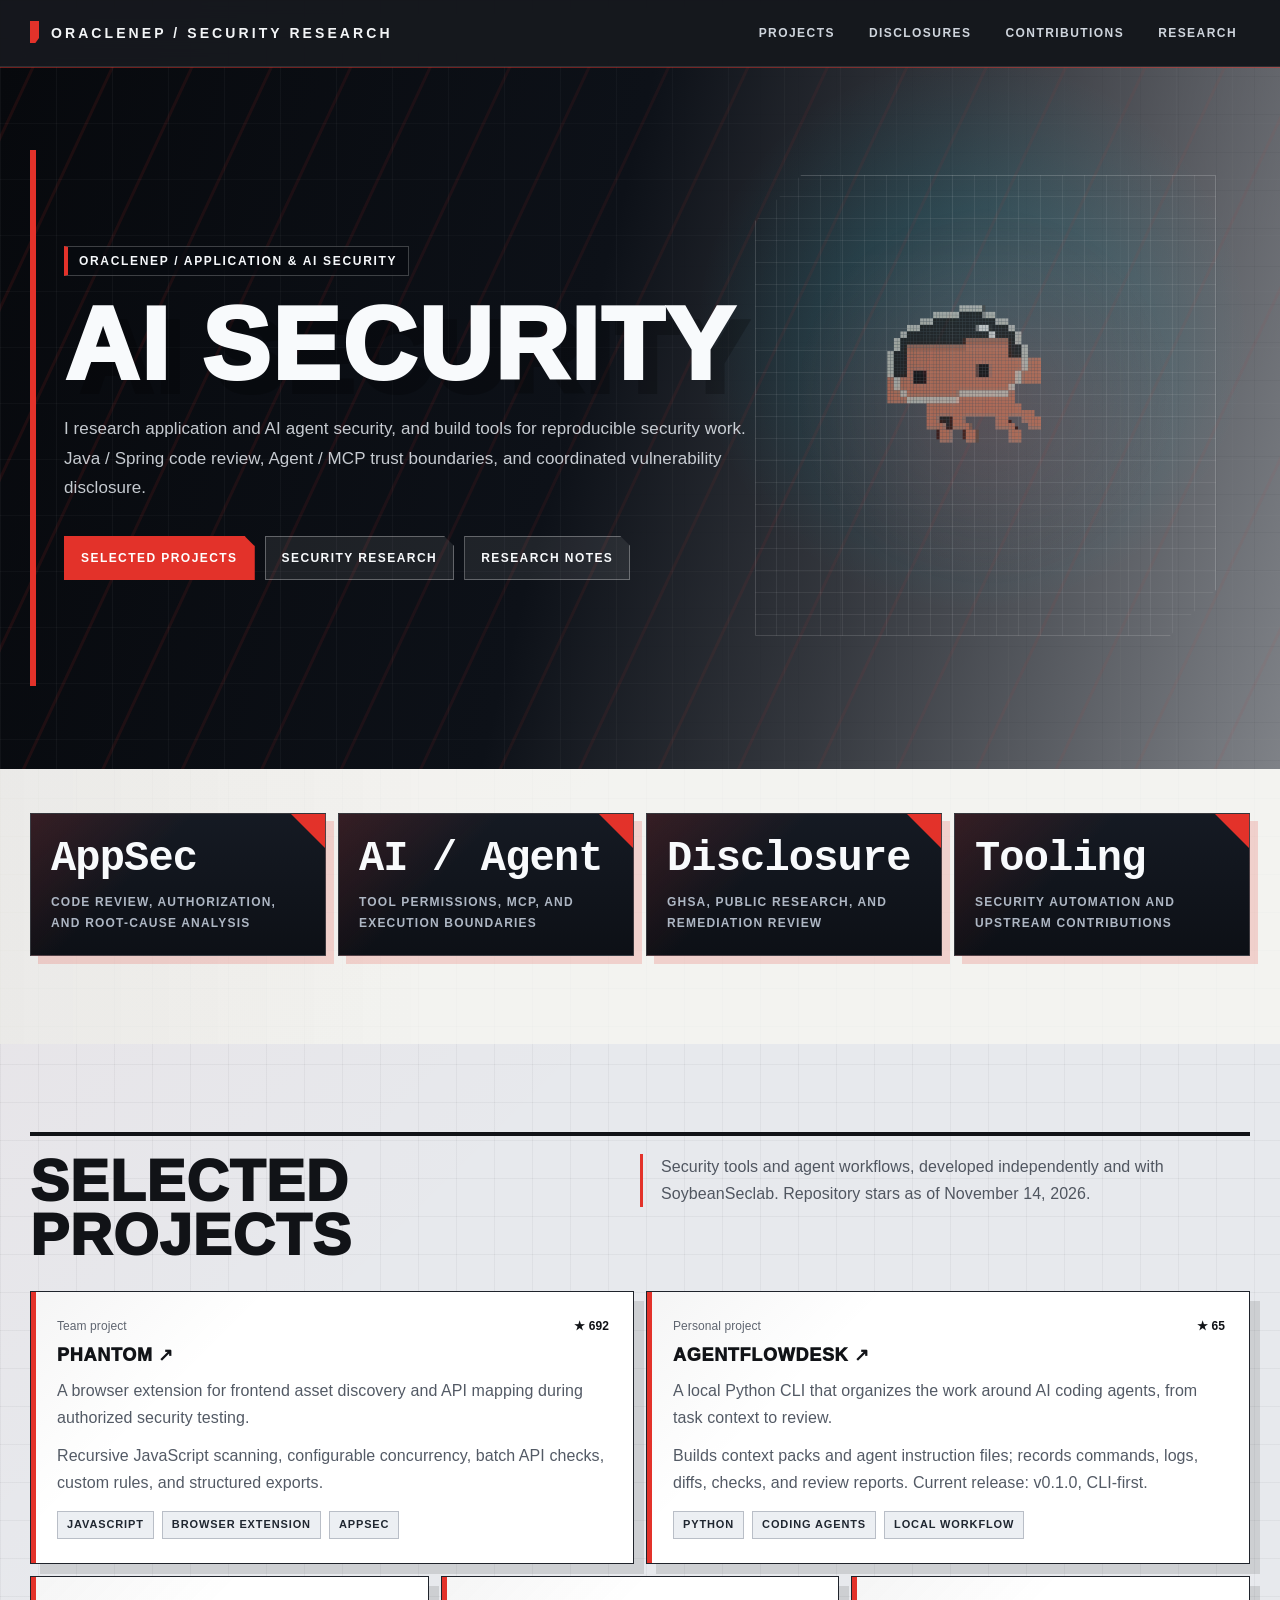
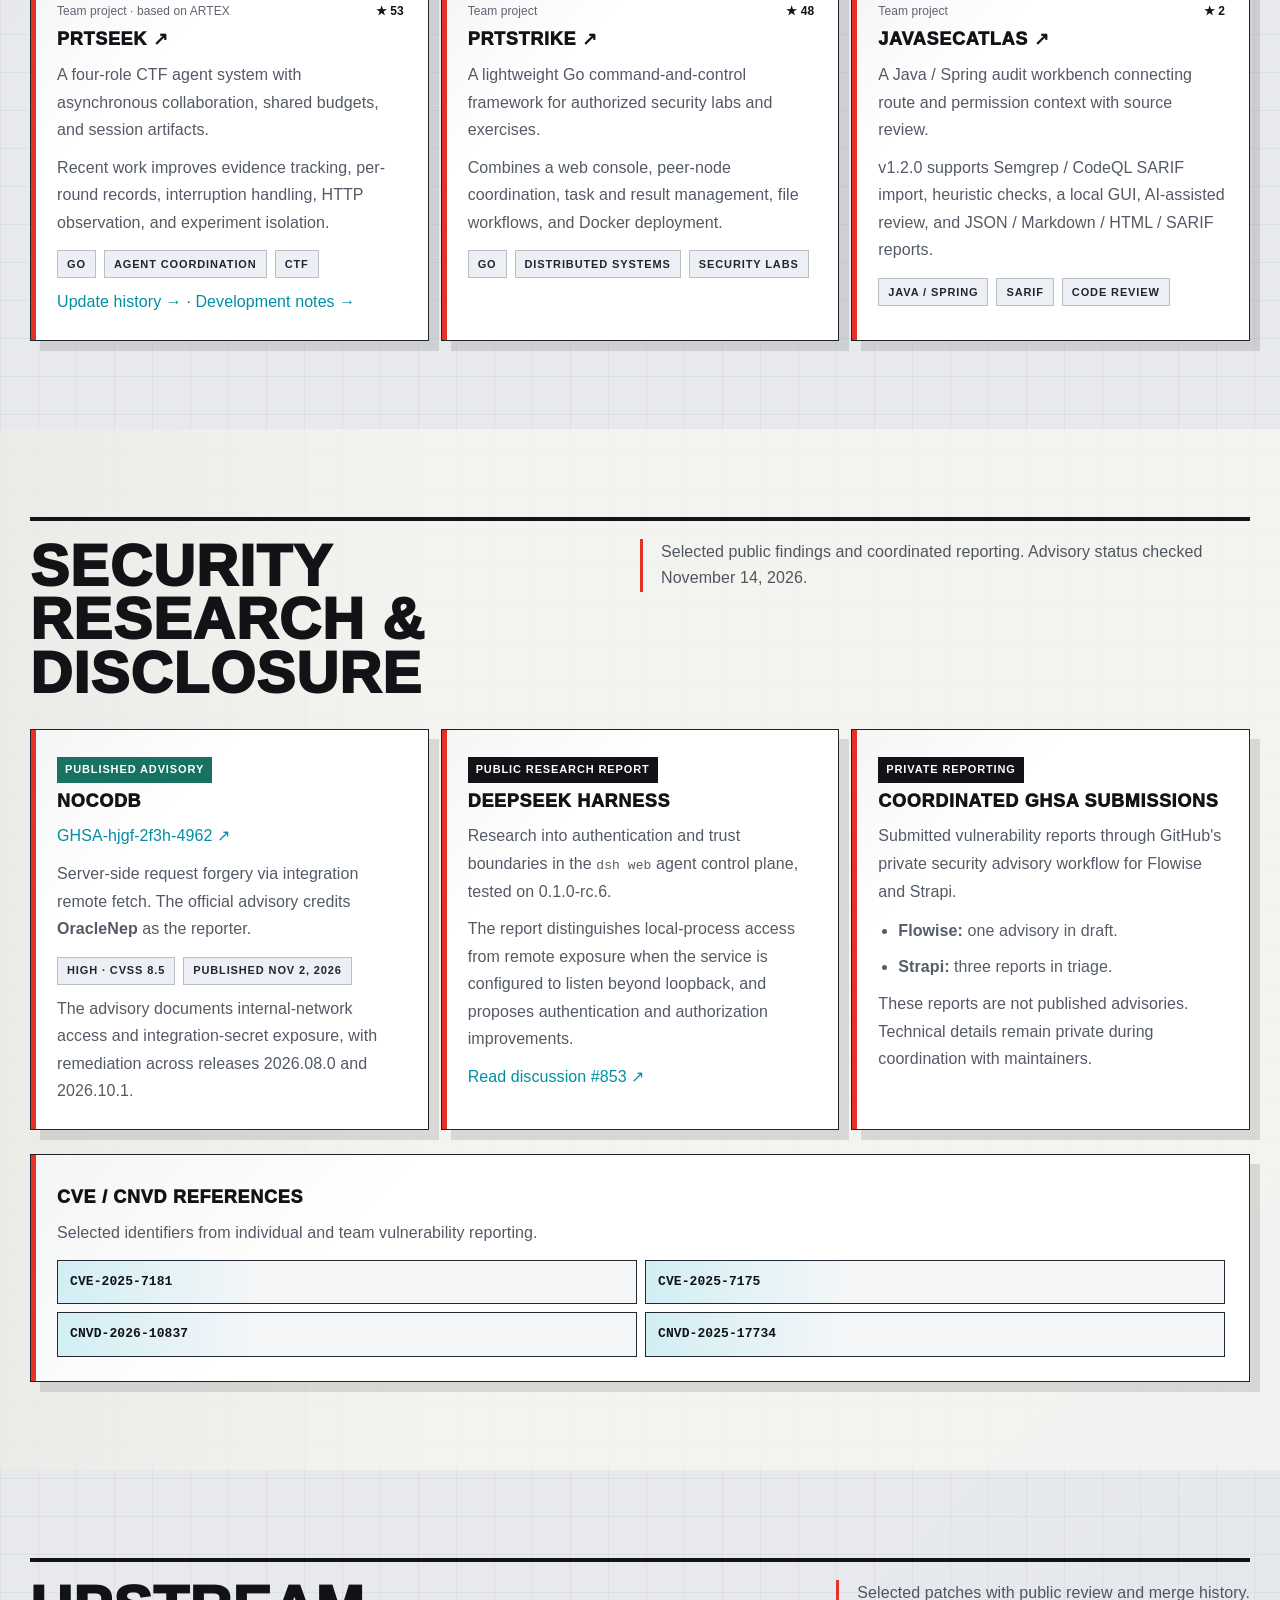
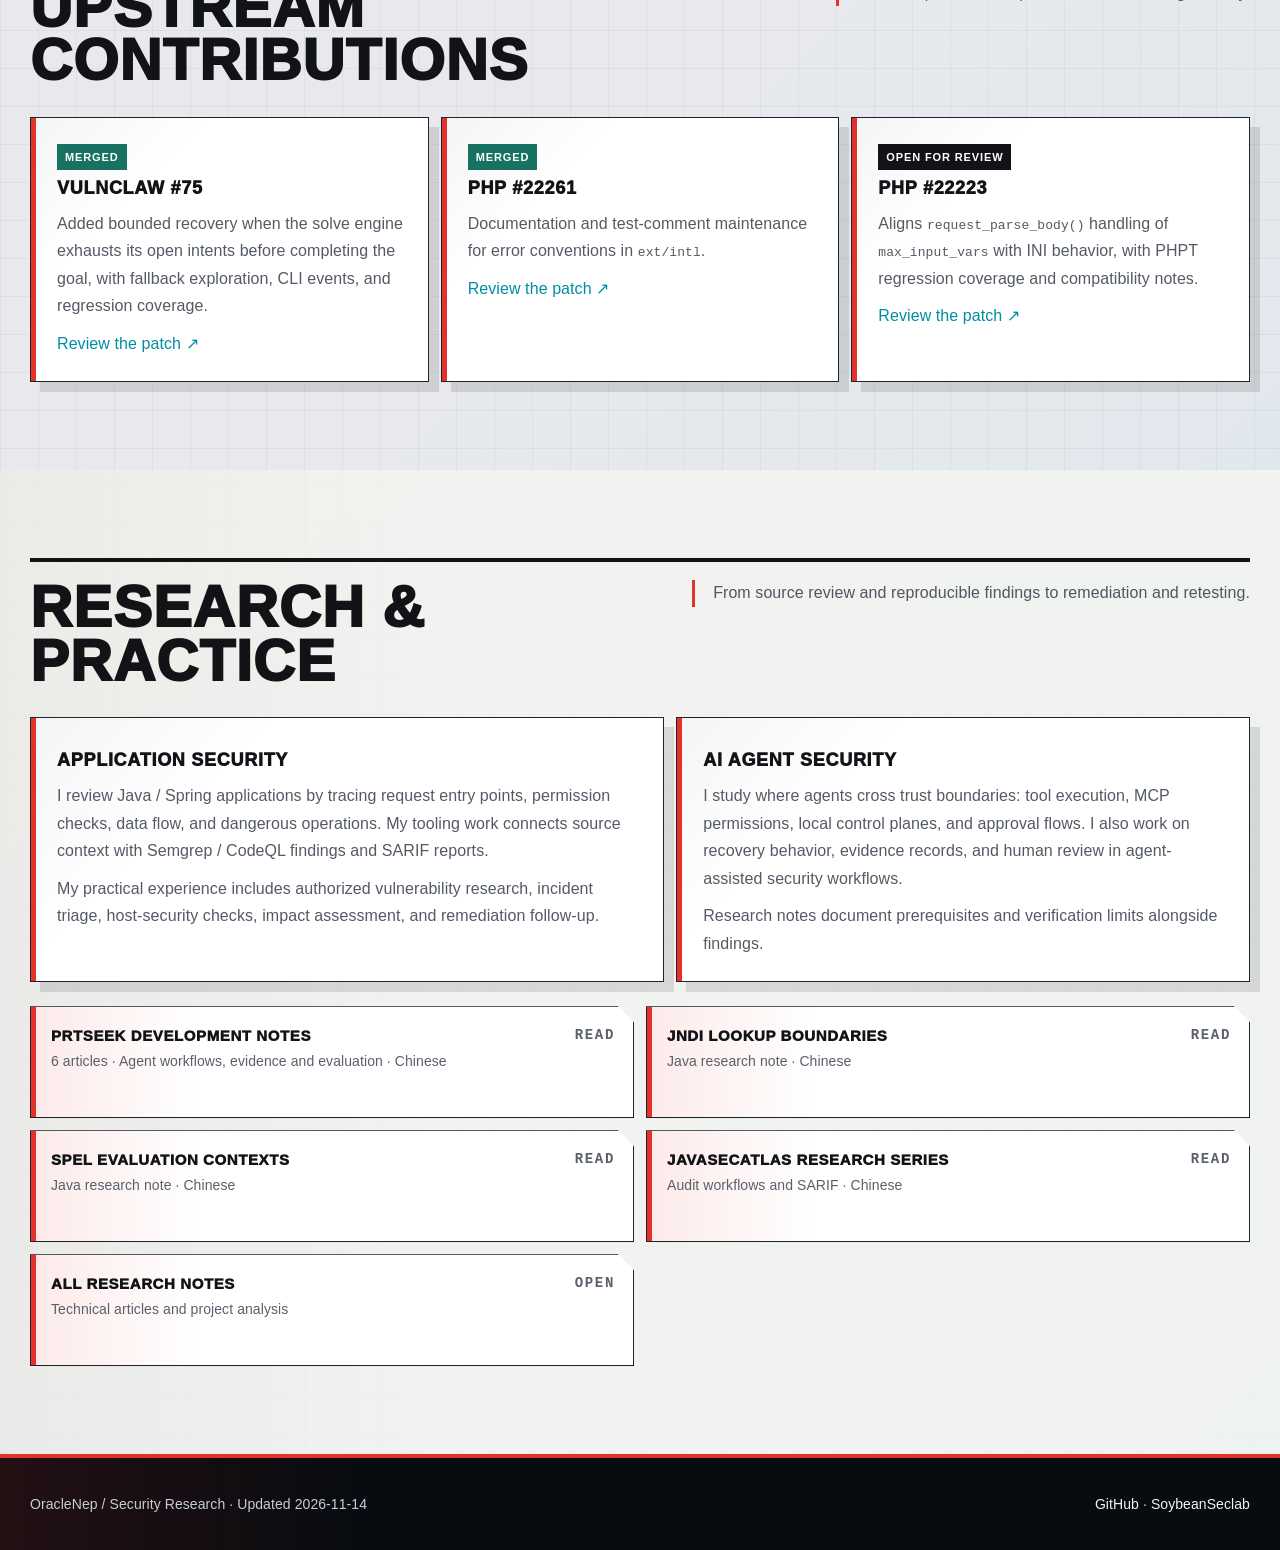
<file: index.html>
<!doctype html>
<html lang="en">
<head>
  <meta charset="utf-8" />
  <meta name="viewport" content="width=device-width, initial-scale=1" />
  <meta name="robots" content="noindex, noarchive" />
  <meta name="description" content="OracleNep: application and AI agent security, coordinated vulnerability disclosure, security tooling, and open-source contributions." />
  <meta property="og:title" content="OracleNep | Security Research" />
  <meta property="og:description" content="Selected security projects, published GHSA research, Java / Spring code review, Agent / MCP boundaries, and upstream contributions." />
  <meta property="og:image" content="assets/hero-security-portfolio.png" />
  <title>OracleNep | Security Research</title>
  <link rel="stylesheet" href="assets/site.css?v=20261114-research" />
</head>
<body>
  <header class="topbar">
    <nav class="nav" aria-label="Primary navigation">
      <a class="brand" href="#top">OracleNep / Security Research</a>
      <div class="nav-links">
        <a href="#projects">Projects</a>
        <a href="#vulns">Disclosures</a>
        <a href="#contributions">Contributions</a>
        <a href="#research">Research</a>
      </div>
    </nav>
  </header>

  <main>
    <section class="hero" id="top">
      <canvas class="hero-particle-canvas" aria-hidden="true"></canvas>
      <div class="inner">
        <div class="hero-copy">
          <span class="eyebrow">ORACLENEP / APPLICATION &amp; AI SECURITY</span>
          <h1>AI SECURITY</h1>
          <p class="hero-subtitle">I research application and AI agent security, and build tools for reproducible security work.<br />Java / Spring code review, Agent / MCP trust boundaries, and coordinated vulnerability disclosure.</p>
          <div class="actions">
            <a class="button primary" href="#projects">Selected Projects</a>
            <a class="button" href="#vulns">Security Research</a>
            <a class="button" href="research/">Research Notes</a>
          </div>
        </div>
      </div>
    </section>

    <section class="section alt" aria-label="Areas of work">
      <div class="inner">
        <div class="metrics">
          <div class="metric"><strong>AppSec</strong><span>Code review, authorization, and root-cause analysis</span></div>
          <div class="metric"><strong>AI / Agent</strong><span>Tool permissions, MCP, and execution boundaries</span></div>
          <div class="metric"><strong>Disclosure</strong><span>GHSA, public research, and remediation review</span></div>
          <div class="metric"><strong>Tooling</strong><span>Security automation and upstream contributions</span></div>
        </div>
      </div>
    </section>

    <section class="section" id="projects">
      <div class="inner">
        <div class="section-title">
          <h2>Selected Projects</h2>
          <p>Security tools and agent workflows, developed independently and with SoybeanSeclab. Repository stars as of November 14, 2026.</p>
        </div>
        <div class="project-grid selected-projects">
          <article class="project">
            <div class="project-meta"><span>Team project</span><span aria-label="692 GitHub stars">&#9733; 692</span></div>
            <h3><a href="https://github.com/Team-intN18-SoybeanSeclab/Phantom" target="_blank" rel="noreferrer">Phantom &nearr;</a></h3>
            <p>A browser extension for frontend asset discovery and API mapping during authorized security testing.</p>
            <p>Recursive JavaScript scanning, configurable concurrency, batch API checks, custom rules, and structured exports.</p>
            <div class="tag-row"><span class="tag">JavaScript</span><span class="tag">Browser extension</span><span class="tag">AppSec</span></div>
            
          </article>
          <article class="project">
            <div class="project-meta"><span>Personal project</span><span aria-label="65 GitHub stars">&#9733; 65</span></div>
            <h3><a href="https://github.com/OracleNep/AgentFlowDesk" target="_blank" rel="noreferrer">AgentFlowDesk &nearr;</a></h3>
            <p>A local Python CLI that organizes the work around AI coding agents, from task context to review.</p>
            <p>Builds context packs and agent instruction files; records commands, logs, diffs, checks, and review reports. Current release: v0.1.0, CLI-first.</p>
            <div class="tag-row"><span class="tag">Python</span><span class="tag">Coding agents</span><span class="tag">Local workflow</span></div>
            
          </article>
          <article class="project">
            <div class="project-meta"><span>Team project · based on ARTEX</span><span aria-label="53 GitHub stars">&#9733; 53</span></div>
            <h3><a href="https://github.com/Team-intN18-SoybeanSeclab/prtseek" target="_blank" rel="noreferrer">prtseek &nearr;</a></h3>
            <p>A four-role CTF agent system with asynchronous collaboration, shared budgets, and session artifacts.</p>
            <p>Recent work improves evidence tracking, per-round records, interruption handling, HTTP observation, and experiment isolation.</p>
            <div class="tag-row"><span class="tag">Go</span><span class="tag">Agent coordination</span><span class="tag">CTF</span></div>
            <p><a href="https://github.com/Team-intN18-SoybeanSeclab/prtseek/blob/master/CHANGELOG.md" target="_blank" rel="noreferrer">Update history &rarr;</a> · <a href="research/prtseek/">Development notes &rarr;</a></p>
          </article>
          <article class="project">
            <div class="project-meta"><span>Team project</span><span aria-label="48 GitHub stars">&#9733; 48</span></div>
            <h3><a href="https://github.com/Team-intN18-SoybeanSeclab/prtstrike" target="_blank" rel="noreferrer">prtstrike &nearr;</a></h3>
            <p>A lightweight Go command-and-control framework for authorized security labs and exercises.</p>
            <p>Combines a web console, peer-node coordination, task and result management, file workflows, and Docker deployment.</p>
            <div class="tag-row"><span class="tag">Go</span><span class="tag">Distributed systems</span><span class="tag">Security labs</span></div>
            
          </article>
          <article class="project">
            <div class="project-meta"><span>Team project</span><span aria-label="2 GitHub stars">&#9733; 2</span></div>
            <h3><a href="https://github.com/Team-intN18-SoybeanSeclab/JavaSecAtlas" target="_blank" rel="noreferrer">JavaSecAtlas &nearr;</a></h3>
            <p>A Java / Spring audit workbench connecting route and permission context with source review.</p>
            <p>v1.2.0 supports Semgrep / CodeQL SARIF import, heuristic checks, a local GUI, AI-assisted review, and JSON / Markdown / HTML / SARIF reports.</p>
            <div class="tag-row"><span class="tag">Java / Spring</span><span class="tag">SARIF</span><span class="tag">Code review</span></div>
            
          </article>
        </div>
      </div>
    </section>

    <section class="section alt" id="vulns">
      <div class="inner">
        <div class="section-title">
          <h2>Security Research &amp; Disclosure</h2>
          <p>Selected public findings and coordinated reporting. Advisory status checked November 14, 2026.</p>
        </div>
        <div class="project-grid disclosure-grid">
          <article class="project">
            <span class="label green">Published advisory</span>
            <h3>NocoDB</h3>
            <p><a class="advisory-id" href="https://github.com/nocodb/nocodb/security/advisories/GHSA-hjgf-2f3h-4962" target="_blank" rel="noreferrer">GHSA-hjgf-2f3h-4962 &nearr;</a></p>
            <p>Server-side request forgery via integration remote fetch. The official advisory credits <strong>OracleNep</strong> as the reporter.</p>
            <div class="tag-row"><span class="tag">High · CVSS 8.5</span><span class="tag">Published Nov 2, 2026</span></div>
            <p>The advisory documents internal-network access and integration-secret exposure, with remediation across releases 2026.08.0 and 2026.10.1.</p>
          </article>
          <article class="project">
            <span class="label">Public research report</span>
            <h3>DeepSeek Harness</h3>
            <p>Research into authentication and trust boundaries in the <code>dsh web</code> agent control plane, tested on 0.1.0-rc.6.</p>
            <p>The report distinguishes local-process access from remote exposure when the service is configured to listen beyond loopback, and proposes authentication and authorization improvements.</p>
            <p><a href="https://github.com/deepseek-ai/deepseek-harness/discussions/853" target="_blank" rel="noreferrer">Read discussion #853 &nearr;</a></p>
          </article>
          <article class="project">
            <span class="label">Private reporting</span>
            <h3>Coordinated GHSA Submissions</h3>
            <p>Submitted vulnerability reports through GitHub's private security advisory workflow for Flowise and Strapi.</p>
            <ul><li><strong>Flowise:</strong> one advisory in draft.</li><li><strong>Strapi:</strong> three reports in triage.</li></ul>
            <p>These reports are not published advisories. Technical details remain private during coordination with maintainers.</p>
          </article>
        </div>
        <article class="project reference-records">
          <h3>CVE / CNVD References</h3>
          <p>Selected identifiers from individual and team vulnerability reporting.</p>
          <div class="id-grid">
            <a class="id-link" href="https://www.cve.org/CVERecord?id=CVE-2025-7181" target="_blank" rel="noreferrer">CVE-2025-7181</a>
            <a class="id-link" href="https://www.cve.org/CVERecord?id=CVE-2025-7175" target="_blank" rel="noreferrer">CVE-2025-7175</a>
            <span class="id-link">CNVD-2026-10837</span><span class="id-link">CNVD-2025-17734</span>
          </div>
        </article>
      </div>
    </section>

    <section class="section" id="contributions">
      <div class="inner">
        <div class="section-title"><h2>Upstream Contributions</h2><p>Selected patches with public review and merge history.</p></div>
        <div class="project-grid">
          <article class="project"><span class="label green">Merged</span><h3>VulnClaw #75</h3><p>Added bounded recovery when the solve engine exhausts its open intents before completing the goal, with fallback exploration, CLI events, and regression coverage.</p><p><a href="https://github.com/Netw0rkNoob/VulnClaw/pull/75" target="_blank" rel="noreferrer">Review the patch &nearr;</a></p></article>
          <article class="project"><span class="label green">Merged</span><h3>PHP #22261</h3><p>Documentation and test-comment maintenance for error conventions in <code>ext/intl</code>.</p><p><a href="https://github.com/php/php-src/pull/22261" target="_blank" rel="noreferrer">Review the patch &nearr;</a></p></article>
          <article class="project"><span class="label">Open for review</span><h3>PHP #22223</h3><p>Aligns <code>request_parse_body()</code> handling of <code>max_input_vars</code> with INI behavior, with PHPT regression coverage and compatibility notes.</p><p><a href="https://github.com/php/php-src/pull/22223" target="_blank" rel="noreferrer">Review the patch &nearr;</a></p></article>
        </div>
      </div>
    </section>

    <section class="section alt" id="research">
      <div class="inner">
        <div class="section-title"><h2>Research &amp; Practice</h2><p>From source review and reproducible findings to remediation and retesting.</p></div>
        <div class="vuln-layout">
          <article class="project"><h3>Application Security</h3><p>I review Java / Spring applications by tracing request entry points, permission checks, data flow, and dangerous operations. My tooling work connects source context with Semgrep / CodeQL findings and SARIF reports.</p><p>My practical experience includes authorized vulnerability research, incident triage, host-security checks, impact assessment, and remediation follow-up.</p></article>
          <article class="project"><h3>AI Agent Security</h3><p>I study where agents cross trust boundaries: tool execution, MCP permissions, local control planes, and approval flows. I also work on recovery behavior, evidence records, and human review in agent-assisted security workflows.</p><p>Research notes document prerequisites and verification limits alongside findings.</p></article>
        </div>
        <div class="link-grid research-links" id="links">
          <a class="link-card" href="research/prtseek/"><span><strong>prtseek Development Notes</strong><span>6 articles · Agent workflows, evidence and evaluation · Chinese</span></span><span class="arrow">Read</span></a>
          <a class="link-card" href="research/java-jndi-lookup-boundary.html"><span><strong>JNDI Lookup Boundaries</strong><span>Java research note · Chinese</span></span><span class="arrow">Read</span></a>
          <a class="link-card" href="research/java-spel-evaluation-context.html"><span><strong>SpEL Evaluation Contexts</strong><span>Java research note · Chinese</span></span><span class="arrow">Read</span></a>
          <a class="link-card" href="research/javasecatlas-series.html"><span><strong>JavaSecAtlas Research Series</strong><span>Audit workflows and SARIF · Chinese</span></span><span class="arrow">Read</span></a>
          <a class="link-card" href="research/"><span><strong>All Research Notes</strong><span>Technical articles and project analysis</span></span><span class="arrow">Open</span></a>
        </div>
      </div>
    </section>
  </main>

  <footer class="footer"><div class="inner"><span>OracleNep / Security Research · Updated 2026-11-14</span><span><a href="https://github.com/OracleNep" target="_blank" rel="noreferrer">GitHub</a> · <a href="https://github.com/Team-intN18-SoybeanSeclab" target="_blank" rel="noreferrer">SoybeanSeclab</a></span></div></footer>
  <script>
    (() => {
      const canvas = document.querySelector(".hero-particle-canvas");
      const hero = document.querySelector(".hero");
      if (!canvas || !hero) return;

      const context = canvas.getContext("2d");
      if (!context) return;

      const source = new Image();
      const sourceCanvas = document.createElement("canvas");
      const sourceContext = sourceCanvas.getContext("2d", { willReadFrequently: true });
      const reducedMotion = window.matchMedia("(prefers-reduced-motion: reduce)");
      const pointer = { x: 0, y: 0, vx: 0, vy: 0, active: false };
      const state = {
        width: 0,
        height: 0,
        dpr: 1,
        scale: 1,
        dotSize: 3,
        particles: [],
        animationFrame: 0,
        lastTime: 0
      };

      const clamp = (value, min, max) => Math.min(Math.max(value, min), max);

      const resize = () => {
        const bounds = canvas.getBoundingClientRect();
        const dpr = Math.min(window.devicePixelRatio || 1, 2);

        state.width = Math.max(1, bounds.width);
        state.height = Math.max(1, bounds.height);
        state.dpr = dpr;
        state.scale = Math.min(
          state.width / source.naturalWidth,
          state.height / source.naturalHeight
        ) * .76;
        state.dotSize = Math.max(1.5, 4 * state.scale * .86);

        canvas.width = Math.round(state.width * dpr);
        canvas.height = Math.round(state.height * dpr);
        context.setTransform(dpr, 0, 0, dpr, 0, 0);

        for (const particle of state.particles) {
          particle.targetX = (state.width - source.naturalWidth * state.scale) / 2 + particle.sourceX * state.scale;
          particle.targetY = (state.height - source.naturalHeight * state.scale) / 2 + particle.sourceY * state.scale;
          if (!particle.initialized) {
            particle.x = particle.targetX;
            particle.y = particle.targetY;
            particle.initialized = true;
          }
        }
      };

      const draw = (time) => {
        const elapsed = state.lastTime ? Math.min(32, time - state.lastTime) : 16;
        const frameScale = elapsed / 16.67;
        state.lastTime = time;
        context.clearRect(0, 0, state.width, state.height);

        const radius = Math.max(90, Math.min(170, state.width * .34));
        const pointerSpeed = Math.min(4, Math.hypot(pointer.vx, pointer.vy));

        for (const particle of state.particles) {
          let chaos = 0;
          const distance = Math.hypot(particle.x - pointer.x, particle.y - pointer.y);

          if (pointer.active && distance < radius) {
            const motionScale = reducedMotion.matches ? .62 : 1;
            chaos = (1 - distance / radius) * motionScale;
            const safeDistance = Math.max(distance, 1);
            const impulse = chaos * (.46 + pointerSpeed * .11);
            particle.vx += ((particle.x - pointer.x) / safeDistance) * impulse;
            particle.vy += ((particle.y - pointer.y) / safeDistance) * impulse;
            particle.vx += pointer.vx * chaos * .018;
            particle.vy += pointer.vy * chaos * .018;
          }

          const spring = reducedMotion.matches ? .34 : .028;
          particle.vx += (particle.targetX - particle.x) * spring;
          particle.vy += (particle.targetY - particle.y) * spring;
          particle.vx *= reducedMotion.matches ? .52 : .88;
          particle.vy *= reducedMotion.matches ? .52 : .88;
          particle.x += particle.vx * frameScale;
          particle.y += particle.vy * frameScale;

          const size = state.dotSize * (1 + chaos * .22);
          if (chaos > .025) {
            const chroma = (1 + pointerSpeed) * chaos * 2.6;
            context.globalAlpha = .19 * chaos;
            context.fillStyle = "#00c2df";
            context.fillRect(particle.x - chroma, particle.y + chroma * .35, size, size);
            context.fillStyle = "#e3322a";
            context.fillRect(particle.x + chroma, particle.y - chroma * .35, size, size);
          }

          context.globalAlpha = clamp(.72 + chaos * .28, 0, 1);
          context.fillStyle = particle.color;
          context.fillRect(particle.x, particle.y, size, size);
        }

        context.globalAlpha = 1;
        pointer.vx *= .84;
        pointer.vy *= .84;

        const settling = state.particles.some((particle) =>
          Math.abs(particle.x - particle.targetX) > .35 || Math.abs(particle.y - particle.targetY) > .35
        );
        if (!reducedMotion.matches || pointer.active || settling) {
          state.animationFrame = window.requestAnimationFrame(draw);
        } else {
          state.animationFrame = 0;
        }
      };

      const start = () => {
        if (!state.animationFrame) {
          state.lastTime = 0;
          state.animationFrame = window.requestAnimationFrame(draw);
        }
      };

      const updatePointer = (event) => {
        const bounds = canvas.getBoundingClientRect();
        const nextX = event.clientX - bounds.left;
        const nextY = event.clientY - bounds.top;
        const inside = nextX >= 0 && nextX <= state.width && nextY >= 0 && nextY <= state.height;

        pointer.vx = nextX - pointer.x;
        pointer.vy = nextY - pointer.y;
        pointer.x = nextX;
        pointer.y = nextY;
        pointer.active = inside;
        start();
      };

      const leave = () => {
        pointer.active = false;
        pointer.vx = 0;
        pointer.vy = 0;
        start();
      };

      const buildParticles = () => {
        if (!sourceContext || !source.naturalWidth || !source.naturalHeight) return;

        sourceCanvas.width = source.naturalWidth;
        sourceCanvas.height = source.naturalHeight;
        sourceContext.clearRect(0, 0, sourceCanvas.width, sourceCanvas.height);
        sourceContext.drawImage(source, 0, 0);

        const pixels = sourceContext.getImageData(0, 0, sourceCanvas.width, sourceCanvas.height).data;
        const sampleStep = 4;
        const particles = [];

        for (let y = 0; y < sourceCanvas.height; y += sampleStep) {
          for (let x = 0; x < sourceCanvas.width; x += sampleStep) {
            const index = (y * sourceCanvas.width + x) * 4;
            const alpha = pixels[index + 3];
            if (alpha < 80) continue;

            particles.push({
              sourceX: x,
              sourceY: y,
              color: `rgba(${pixels[index]}, ${pixels[index + 1]}, ${pixels[index + 2]}, ${alpha / 255})`,
              x: 0,
              y: 0,
              targetX: 0,
              targetY: 0,
              vx: 0,
              vy: 0,
              initialized: false
            });
          }
        }

        state.particles = particles;
        canvas.classList.add("is-ready");
        resize();
        start();
      };

      source.onload = buildParticles;
      source.src = "assets/pixel_crab_transparent.png";
      window.addEventListener("pointermove", updatePointer, { passive: true });
      hero.addEventListener("pointerleave", leave, { passive: true });
      window.addEventListener("blur", leave, { passive: true });
      window.addEventListener("resize", resize, { passive: true });

      if (reducedMotion.addEventListener) {
        reducedMotion.addEventListener("change", () => {
          pointer.active = false;
          start();
        });
      }
    })();
  </script>
</body>
</html>
</file>
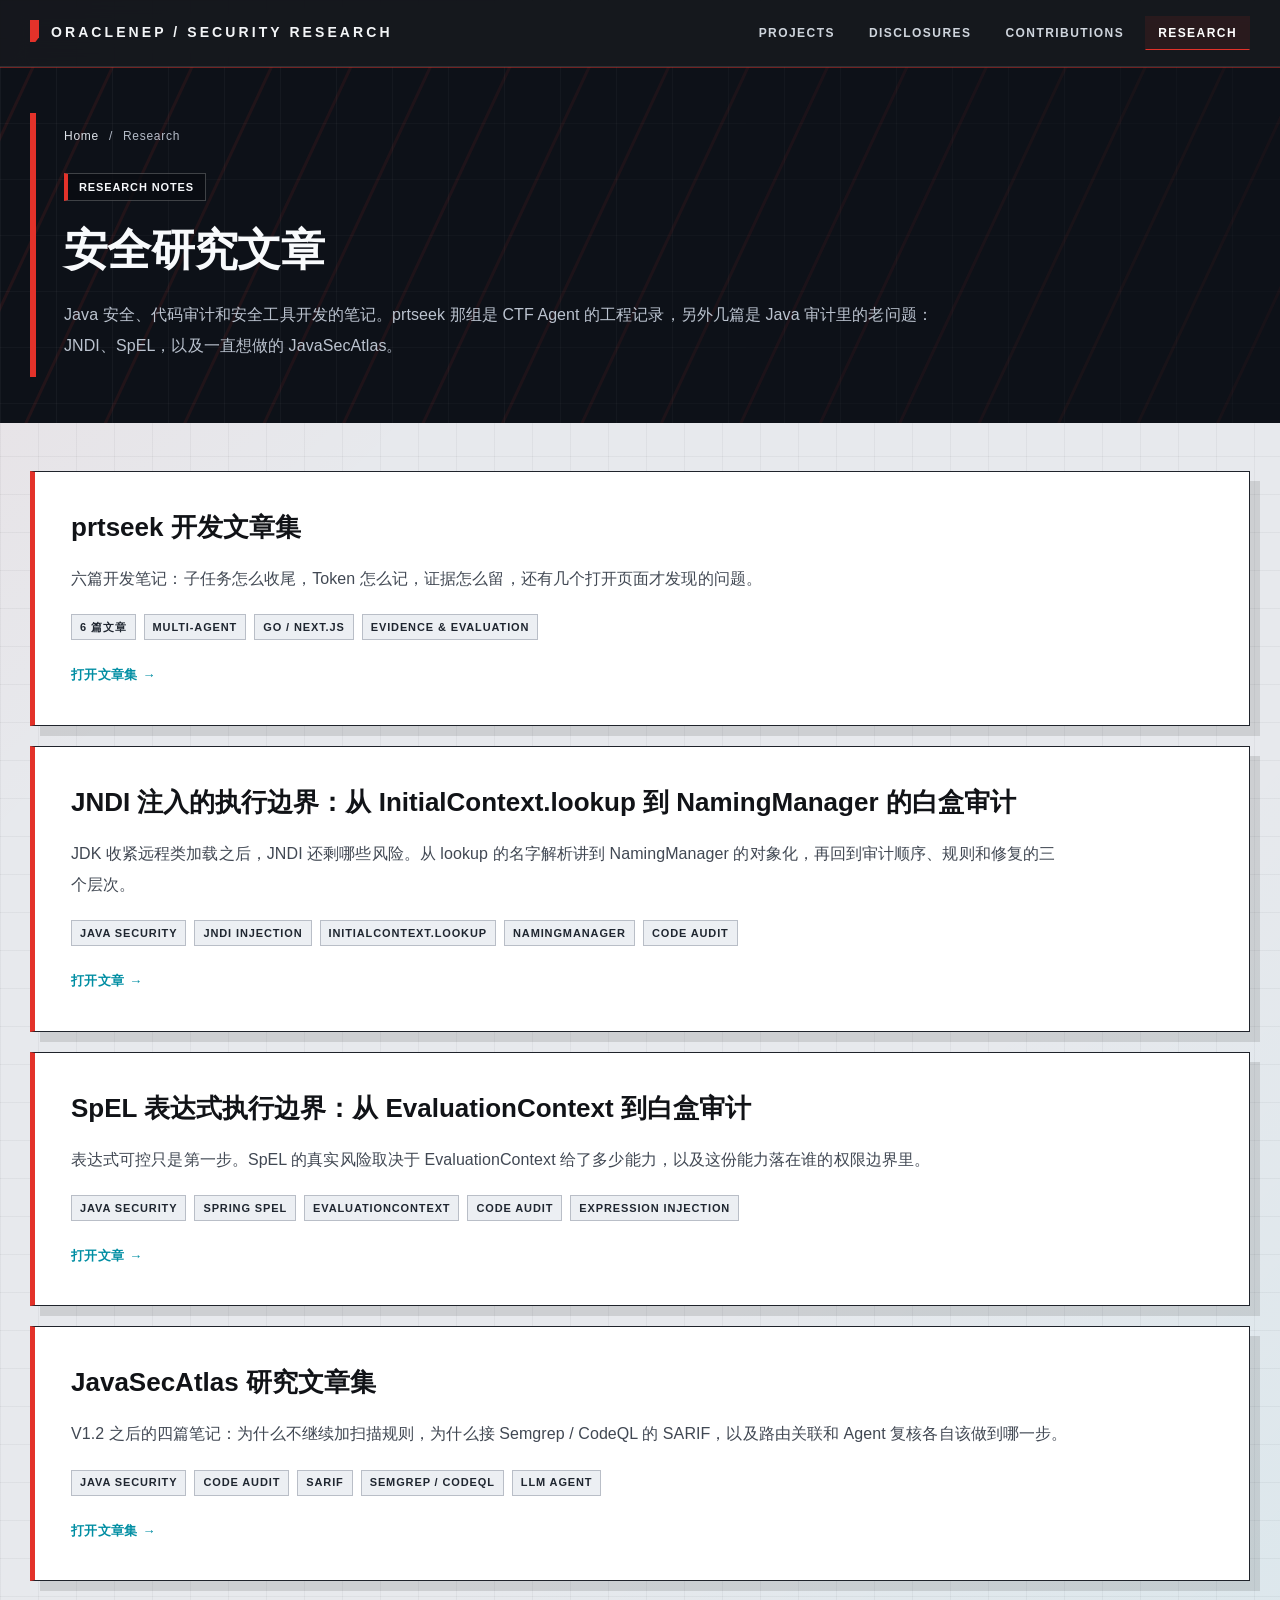
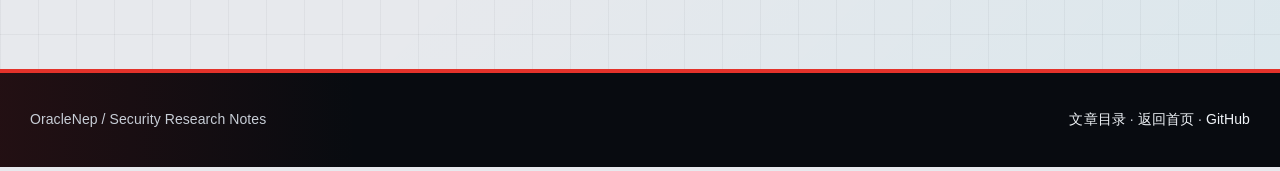
<file: research/index.html>
<!doctype html>
<html lang="zh-CN">
<head>
  <meta charset="utf-8" />
  <meta name="viewport" content="width=device-width, initial-scale=1" />
  <meta name="robots" content="index, follow, max-snippet:-1, max-image-preview:large, max-video-preview:-1" />
  <meta name="author" content="OracleNep" />
  <meta name="description" content="OracleNep 的安全研究文章入口，整理 prtseek 开发笔记、JavaSecAtlas、Java 安全、Java JNDI 注入、Spring SpEL、代码审计、SARIF、Semgrep、CodeQL、LLM Agent 与 CTF 复盘等内容。" />
  <meta name="keywords" content="prtseek, Agent engineering, JavaSecAtlas, Java 安全, Java JNDI, JNDI 注入, Java 代码审计, Spring SpEL, EvaluationContext, SARIF, Semgrep, CodeQL, SAST, LLM Agent, 安全研究" />
  <link rel="canonical" href="https://oraclenep.github.io/research/" />
  <meta property="og:type" content="website" />
  <meta property="og:title" content="Research Notes｜OracleNep" />
  <meta property="og:description" content="prtseek 开发文章集、Java 安全、JNDI 注入、Spring SpEL、代码审计与安全工具工程复盘。" />
  <meta property="og:url" content="https://oraclenep.github.io/research/" />
  <meta name="twitter:card" content="summary" />
  <meta name="twitter:title" content="Research Notes｜OracleNep" />
  <meta name="twitter:description" content="prtseek 多 Agent 工作流、JavaSecAtlas、Java JNDI、Spring SpEL 与安全工具工程复盘。" />
  <title>Research Notes｜OracleNep 安全研究文章</title>
  <script type="application/ld+json">
{
  "@context": "https://schema.org",
  "@type": "CollectionPage",
  "name": "Research Notes｜OracleNep",
  "description": "OracleNep 的安全研究文章入口，整理 prtseek 开发笔记、JavaSecAtlas、Java 安全、Java JNDI 注入、代码审计、Spring SpEL、SARIF、Semgrep、CodeQL、LLM Agent 与 CTF 复盘等内容。",
  "url": "https://oraclenep.github.io/research/",
  "inLanguage": "zh-CN",
  "author": {
    "@type": "Person",
    "name": "OracleNep",
    "url": "https://github.com/OracleNep"
  },
  "hasPart": [
    {
      "@type": "CollectionPage",
      "name": "prtseek 开发文章集",
      "url": "https://oraclenep.github.io/research/prtseek/",
      "about": [
        "prtseek",
        "CTF",
        "Agent Engineering",
        "Evidence",
        "Evaluation"
      ]
    },
    {
      "@type": "Article",
      "headline": "JNDI 注入的执行边界：从 InitialContext.lookup 到 NamingManager 的白盒审计",
      "url": "https://oraclenep.github.io/research/java-jndi-lookup-boundary.html",
      "about": [
        "Java Security",
        "JNDI Injection",
        "InitialContext.lookup",
        "NamingManager",
        "Code Audit"
      ]
    },
    {
      "@type": "Article",
      "headline": "JavaSecAtlas 研究文章集",
      "url": "https://oraclenep.github.io/research/javasecatlas-series.html",
      "about": [
        "JavaSecAtlas",
        "Java Security",
        "SARIF",
        "Semgrep",
        "CodeQL",
        "LLM Agent"
      ]
    },
    {
      "@type": "Article",
      "headline": "SpEL 表达式执行边界：从 EvaluationContext 到白盒审计",
      "url": "https://oraclenep.github.io/research/java-spel-evaluation-context.html",
      "about": [
        "Java Security",
        "Spring SpEL",
        "EvaluationContext",
        "Code Audit",
        "Expression Injection"
      ]
    }
  ],
  "dateModified": "2026-11-14"
}
  </script>
  <link rel="stylesheet" href="../assets/site.css?v=20261114-research" />
</head>
<body class="research-page research-index">
  <header class="topbar">
    <nav class="nav" aria-label="主导航">
      <a class="brand" href="../">OracleNep / Security Research</a>
      <div class="nav-links">
        <a href="../#projects">Projects</a>
        <a href="../#vulns">Disclosures</a>
        <a href="../#contributions">Contributions</a>
        <a href="./" aria-current="page">Research</a>
      </div>
    </nav>
  </header>

  <main>
    <section class="hero">
      <div class="inner">
        <div class="hero-copy">
          <nav class="breadcrumb" aria-label="面包屑"><a href="../">Home</a><span aria-hidden="true">/</span><span aria-current="page">Research</span></nav>
          <span class="eyebrow">Research Notes</span>
          <h1>安全研究文章</h1>
          <p class="subtitle">Java 安全、代码审计和安全工具开发的笔记。prtseek 那组是 CTF Agent 的工程记录，另外几篇是 Java 审计里的老问题：JNDI、SpEL，以及一直想做的 JavaSecAtlas。</p>
        </div>
      </div>
    </section>

    <section class="section">
      <div class="inner grid">
        <article class="card">
          <h2><a href="prtseek/">prtseek 开发文章集</a></h2>
          <p>六篇开发笔记：子任务怎么收尾，Token 怎么记，证据怎么留，还有几个打开页面才发现的问题。</p>
          <div class="tag-row"><span class="tag">6 篇文章</span><span class="tag">Multi-Agent</span><span class="tag">Go / Next.js</span><span class="tag">Evidence &amp; Evaluation</span></div>
          <a class="arrow" href="prtseek/">打开文章集 →</a>
        </article>
        <article class="card">
          <h2><a href="java-jndi-lookup-boundary.html">JNDI 注入的执行边界：从 InitialContext.lookup 到 NamingManager 的白盒审计</a></h2>
          <p>JDK 收紧远程类加载之后，JNDI 还剩哪些风险。从 lookup 的名字解析讲到 NamingManager 的对象化，再回到审计顺序、规则和修复的三个层次。</p>
          <div class="tag-row">
            <span class="tag">Java Security</span>
            <span class="tag">JNDI Injection</span>
            <span class="tag">InitialContext.lookup</span>
            <span class="tag">NamingManager</span>
            <span class="tag">Code Audit</span>
          </div>
          <a class="arrow" href="java-jndi-lookup-boundary.html">打开文章 →</a>
        </article>
        <article class="card">
          <h2><a href="java-spel-evaluation-context.html">SpEL 表达式执行边界：从 EvaluationContext 到白盒审计</a></h2>
          <p>表达式可控只是第一步。SpEL 的真实风险取决于 EvaluationContext 给了多少能力，以及这份能力落在谁的权限边界里。</p>
          <div class="tag-row">
            <span class="tag">Java Security</span>
            <span class="tag">Spring SpEL</span>
            <span class="tag">EvaluationContext</span>
            <span class="tag">Code Audit</span>
            <span class="tag">Expression Injection</span>
          </div>
          <a class="arrow" href="java-spel-evaluation-context.html">打开文章 →</a>
        </article>
        <article class="card">
          <h2><a href="javasecatlas-series.html">JavaSecAtlas 研究文章集</a></h2>
          <p>V1.2 之后的四篇笔记：为什么不继续加扫描规则，为什么接 Semgrep / CodeQL 的 SARIF，以及路由关联和 Agent 复核各自该做到哪一步。</p>
          <div class="tag-row">
            <span class="tag">Java Security</span>
            <span class="tag">Code Audit</span>
            <span class="tag">SARIF</span>
            <span class="tag">Semgrep / CodeQL</span>
            <span class="tag">LLM Agent</span>
          </div>
          <a class="arrow" href="javasecatlas-series.html">打开文章集 →</a>
        </article>
      </div>
    </section>
  </main>

  <footer class="footer">
    <div class="inner">
      <span>OracleNep / Security Research Notes</span>
      <span><a href="./">文章目录</a> · <a href="../">返回首页</a> · <a href="https://github.com/OracleNep" target="_blank" rel="noreferrer">GitHub</a></span>
    </div>
  </footer>
</body>
</html>
</file>
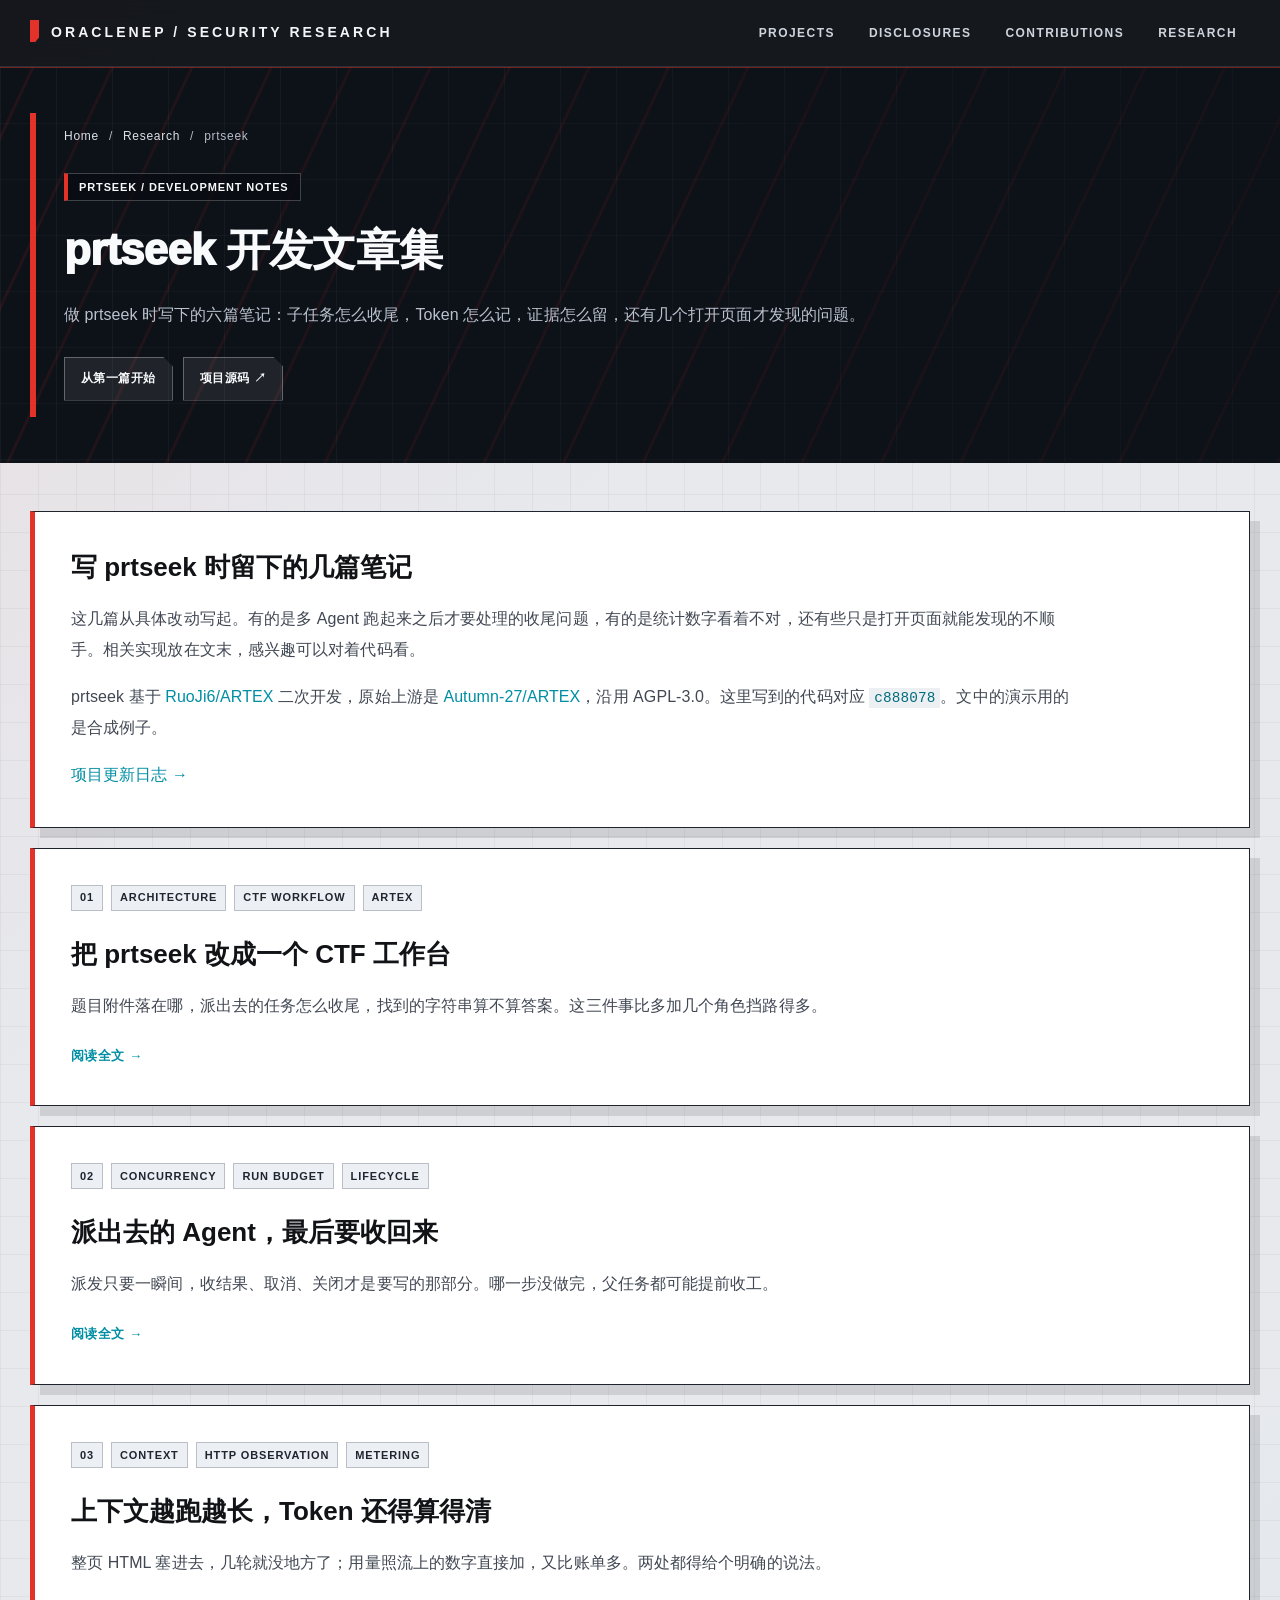
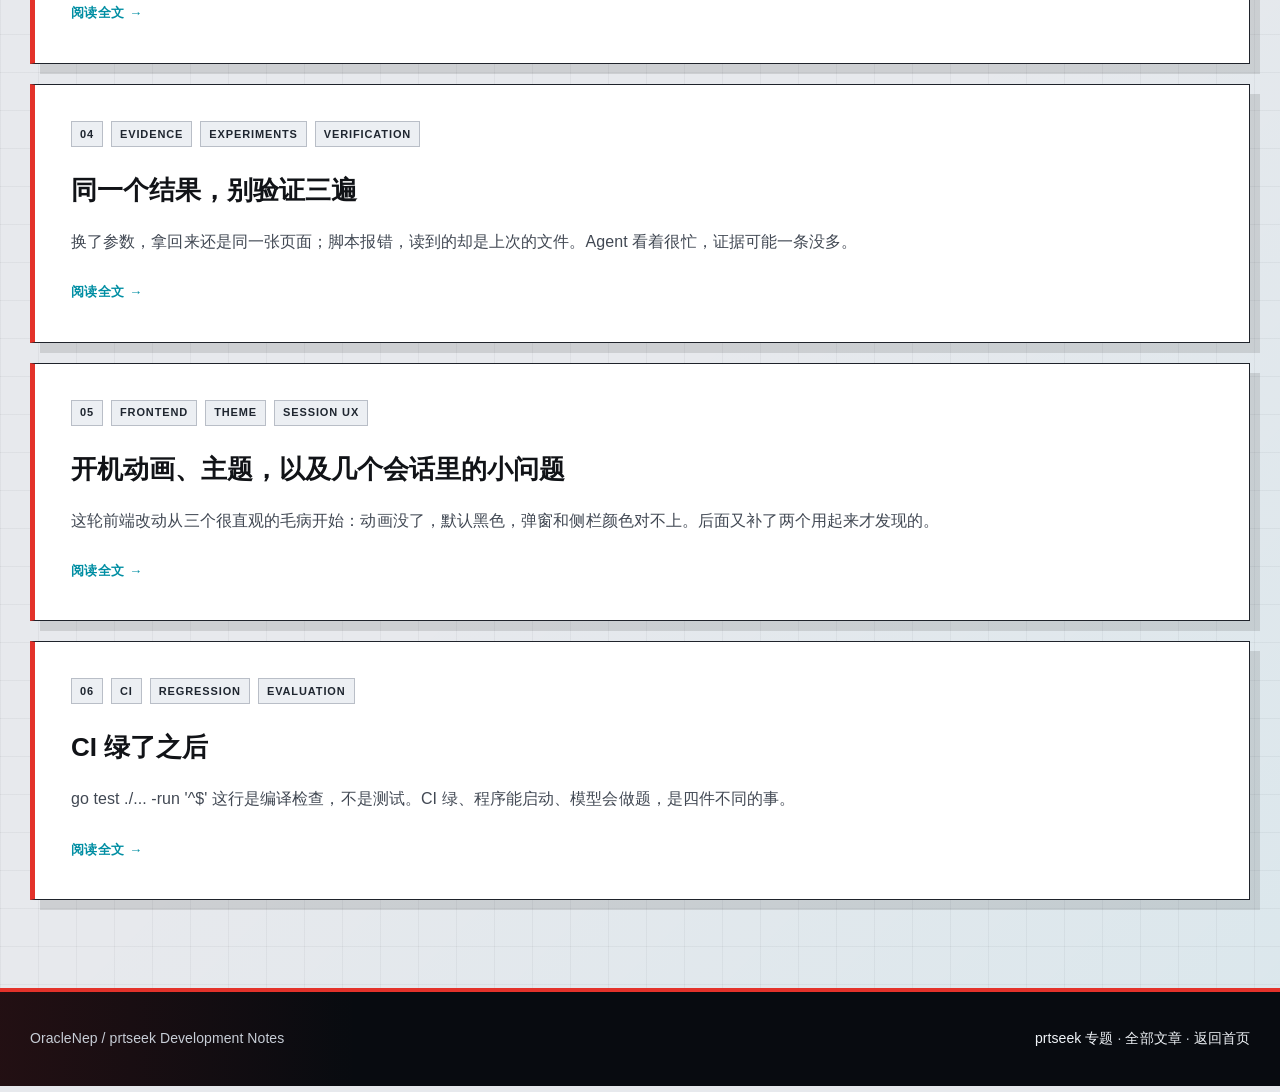
<file: research/prtseek/index.html>
<!doctype html>
<html lang="zh-CN">
<head>
  <meta charset="utf-8" />
  <meta name="viewport" content="width=device-width, initial-scale=1" />
  <meta name="robots" content="index, follow, max-snippet:-1, max-image-preview:large, max-video-preview:-1" />
  <meta name="author" content="OracleNep" />
  <meta name="description" content="做 prtseek 时写下的六篇笔记：子任务怎么收尾，Token 怎么记，证据怎么留，还有几个打开页面才发现的问题。" />
  <link rel="canonical" href="https://oraclenep.github.io/research/prtseek/" />
  <meta property="og:type" content="website" />
  <meta property="og:title" content="prtseek 开发文章集" />
  <meta property="og:description" content="做 prtseek 时写下的六篇笔记：子任务怎么收尾，Token 怎么记，证据怎么留，还有几个打开页面才发现的问题。" />
  <meta property="og:url" content="https://oraclenep.github.io/research/prtseek/" />
  <meta property="og:site_name" content="OracleNep Research Notes" />
  
  <meta name="twitter:card" content="summary" />
  <meta name="twitter:title" content="prtseek 开发文章集" />
  <meta name="twitter:description" content="做 prtseek 时写下的六篇笔记：子任务怎么收尾，Token 怎么记，证据怎么留，还有几个打开页面才发现的问题。" />
  <title>prtseek 开发文章集｜OracleNep</title>
  <script type="application/ld+json">
{
  "@context": "https://schema.org",
  "@type": "CollectionPage",
  "name": "prtseek 开发文章集",
  "description": "做 prtseek 时写下的六篇笔记：子任务怎么收尾，Token 怎么记，证据怎么留，还有几个打开页面才发现的问题。",
  "url": "https://oraclenep.github.io/research/prtseek/",
  "inLanguage": "zh-CN",
  "author": {
    "@type": "Person",
    "name": "OracleNep",
    "url": "https://github.com/OracleNep"
  },
  "datePublished": "2026-11-14",
  "dateModified": "2026-11-14",
  "hasPart": [
    {
      "@type": "TechArticle",
      "headline": "把 prtseek 改成一个 CTF 工作台",
      "url": "https://oraclenep.github.io/research/prtseek/workflow-architecture.html",
      "position": 1
    },
    {
      "@type": "TechArticle",
      "headline": "派出去的 Agent，最后要收回来",
      "url": "https://oraclenep.github.io/research/prtseek/bounded-agent-collaboration.html",
      "position": 2
    },
    {
      "@type": "TechArticle",
      "headline": "上下文越跑越长，Token 还得算得清",
      "url": "https://oraclenep.github.io/research/prtseek/context-observation-metering.html",
      "position": 3
    },
    {
      "@type": "TechArticle",
      "headline": "同一个结果，别验证三遍",
      "url": "https://oraclenep.github.io/research/prtseek/evidence-and-experiments.html",
      "position": 4
    },
    {
      "@type": "TechArticle",
      "headline": "开机动画、主题，以及几个会话里的小问题",
      "url": "https://oraclenep.github.io/research/prtseek/frontend-session-experience.html",
      "position": 5
    },
    {
      "@type": "TechArticle",
      "headline": "CI 绿了之后",
      "url": "https://oraclenep.github.io/research/prtseek/regression-and-evaluation.html",
      "position": 6
    }
  ]
}
  </script>
  <link rel="stylesheet" href="../../assets/site.css?v=20261114-research" />
</head>
<body class="research-page research-index">
<header class="topbar">
  <nav class="nav" aria-label="主导航">
    <a class="brand" href="../../">OracleNep / Security Research</a>
    <div class="nav-links">
      <a href="../../#projects">Projects</a>
      <a href="../../#vulns">Disclosures</a>
      <a href="../../#contributions">Contributions</a>
      <a href="../">Research</a>
    </div>
  </nav>
</header>
<main>
<section class="hero"><div class="inner"><div class="hero-copy">
  <nav class="breadcrumb" aria-label="面包屑"><a href="../../">Home</a><span aria-hidden="true">/</span><a href="../">Research</a><span aria-hidden="true">/</span><span aria-current="page">prtseek</span></nav>
  <span class="eyebrow">prtseek / Development Notes</span>
  <h1>prtseek 开发文章集</h1>
  <p class="subtitle">做 prtseek 时写下的六篇笔记：子任务怎么收尾，Token 怎么记，证据怎么留，还有几个打开页面才发现的问题。</p>
  <div class="actions"><a class="button" href="workflow-architecture.html">从第一篇开始</a><a class="button" href="https://github.com/Team-intN18-SoybeanSeclab/prtseek">项目源码 ↗</a></div>
</div></div></section><section class="section"><div class="inner grid">
<article class="card">
<h2>写 prtseek 时留下的几篇笔记</h2>
<p>这几篇从具体改动写起。有的是多 Agent 跑起来之后才要处理的收尾问题，有的是统计数字看着不对，还有些只是打开页面就能发现的不顺手。相关实现放在文末，感兴趣可以对着代码看。</p>
<p>prtseek 基于 <a href="https://github.com/RuoJi6/ARTEX">RuoJi6/ARTEX</a> 二次开发，原始上游是 <a href="https://github.com/Autumn-27/ARTEX">Autumn-27/ARTEX</a>，沿用 AGPL-3.0。这里写到的代码对应 <a href="https://github.com/Team-intN18-SoybeanSeclab/prtseek/tree/c888078cf58ef609946ab31aec7a1c87b9b9981c"><code>c888078</code></a>。文中的演示用的是合成例子。</p>
<p><a href="https://github.com/Team-intN18-SoybeanSeclab/prtseek/blob/c888078cf58ef609946ab31aec7a1c87b9b9981c/CHANGELOG.md">项目更新日志 →</a></p>
</article>
<article class="card"><div class="meta"><span class="tag">01</span><span class="tag">Architecture</span><span class="tag">CTF workflow</span><span class="tag">ARTEX</span></div>
<h2><a href="workflow-architecture.html">把 prtseek 改成一个 CTF 工作台</a></h2><p>题目附件落在哪，派出去的任务怎么收尾，找到的字符串算不算答案。这三件事比多加几个角色挡路得多。</p><a class="arrow" href="workflow-architecture.html">阅读全文 →</a></article>
<article class="card"><div class="meta"><span class="tag">02</span><span class="tag">Concurrency</span><span class="tag">Run budget</span><span class="tag">Lifecycle</span></div>
<h2><a href="bounded-agent-collaboration.html">派出去的 Agent，最后要收回来</a></h2><p>派发只要一瞬间，收结果、取消、关闭才是要写的那部分。哪一步没做完，父任务都可能提前收工。</p><a class="arrow" href="bounded-agent-collaboration.html">阅读全文 →</a></article>
<article class="card"><div class="meta"><span class="tag">03</span><span class="tag">Context</span><span class="tag">HTTP observation</span><span class="tag">Metering</span></div>
<h2><a href="context-observation-metering.html">上下文越跑越长，Token 还得算得清</a></h2><p>整页 HTML 塞进去，几轮就没地方了；用量照流上的数字直接加，又比账单多。两处都得给个明确的说法。</p><a class="arrow" href="context-observation-metering.html">阅读全文 →</a></article>
<article class="card"><div class="meta"><span class="tag">04</span><span class="tag">Evidence</span><span class="tag">Experiments</span><span class="tag">Verification</span></div>
<h2><a href="evidence-and-experiments.html">同一个结果，别验证三遍</a></h2><p>换了参数，拿回来还是同一张页面；脚本报错，读到的却是上次的文件。Agent 看着很忙，证据可能一条没多。</p><a class="arrow" href="evidence-and-experiments.html">阅读全文 →</a></article>
<article class="card"><div class="meta"><span class="tag">05</span><span class="tag">Frontend</span><span class="tag">Theme</span><span class="tag">Session UX</span></div>
<h2><a href="frontend-session-experience.html">开机动画、主题，以及几个会话里的小问题</a></h2><p>这轮前端改动从三个很直观的毛病开始：动画没了，默认黑色，弹窗和侧栏颜色对不上。后面又补了两个用起来才发现的。</p><a class="arrow" href="frontend-session-experience.html">阅读全文 →</a></article>
<article class="card"><div class="meta"><span class="tag">06</span><span class="tag">CI</span><span class="tag">Regression</span><span class="tag">Evaluation</span></div>
<h2><a href="regression-and-evaluation.html">CI 绿了之后</a></h2><p>go test ./... -run '^$' 这行是编译检查，不是测试。CI 绿、程序能启动、模型会做题，是四件不同的事。</p><a class="arrow" href="regression-and-evaluation.html">阅读全文 →</a></article>
</div></section>
</main>
<footer class="footer"><div class="inner">
  <span>OracleNep / prtseek Development Notes</span>
  <span><a href="./">prtseek 专题</a> · <a href="../">全部文章</a> · <a href="../../">返回首页</a></span>
</div></footer>
<script src="../../assets/research.js?v=20261114-research" defer></script>
</body>
</html>
</file>
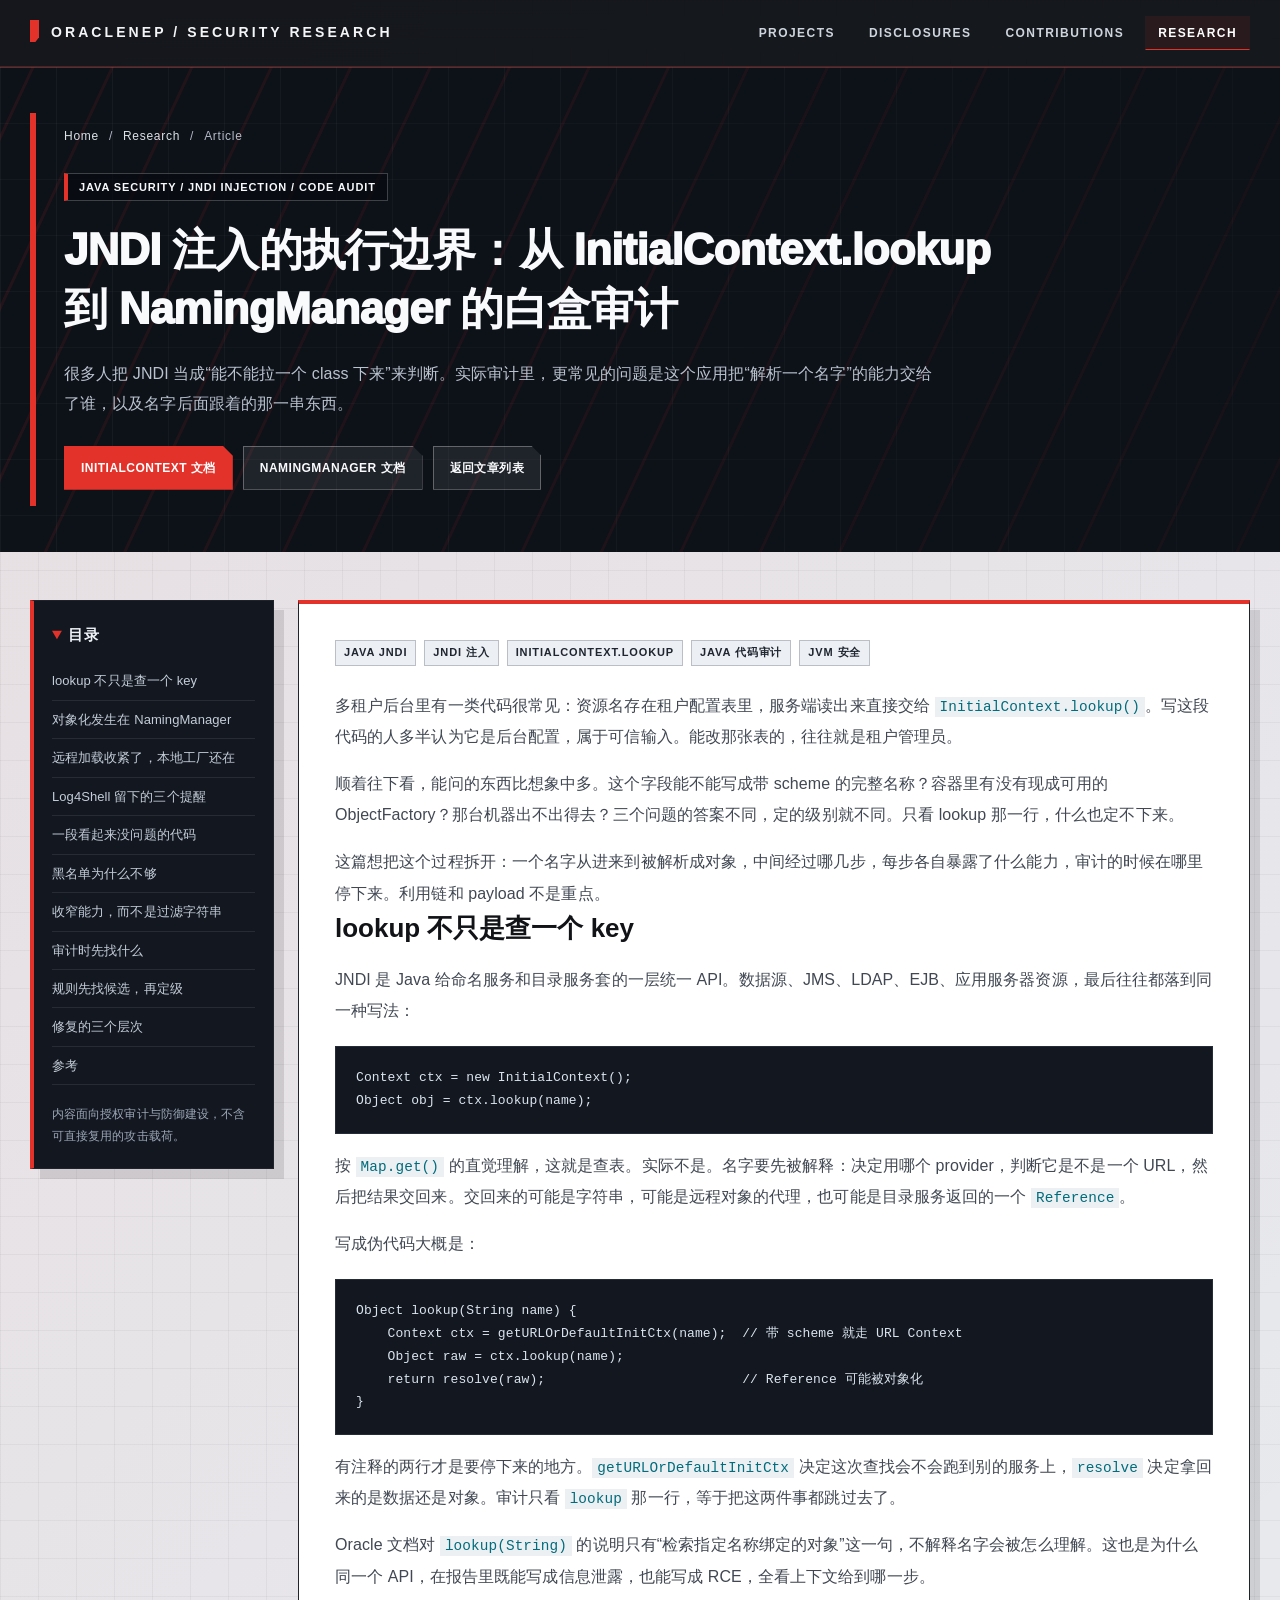
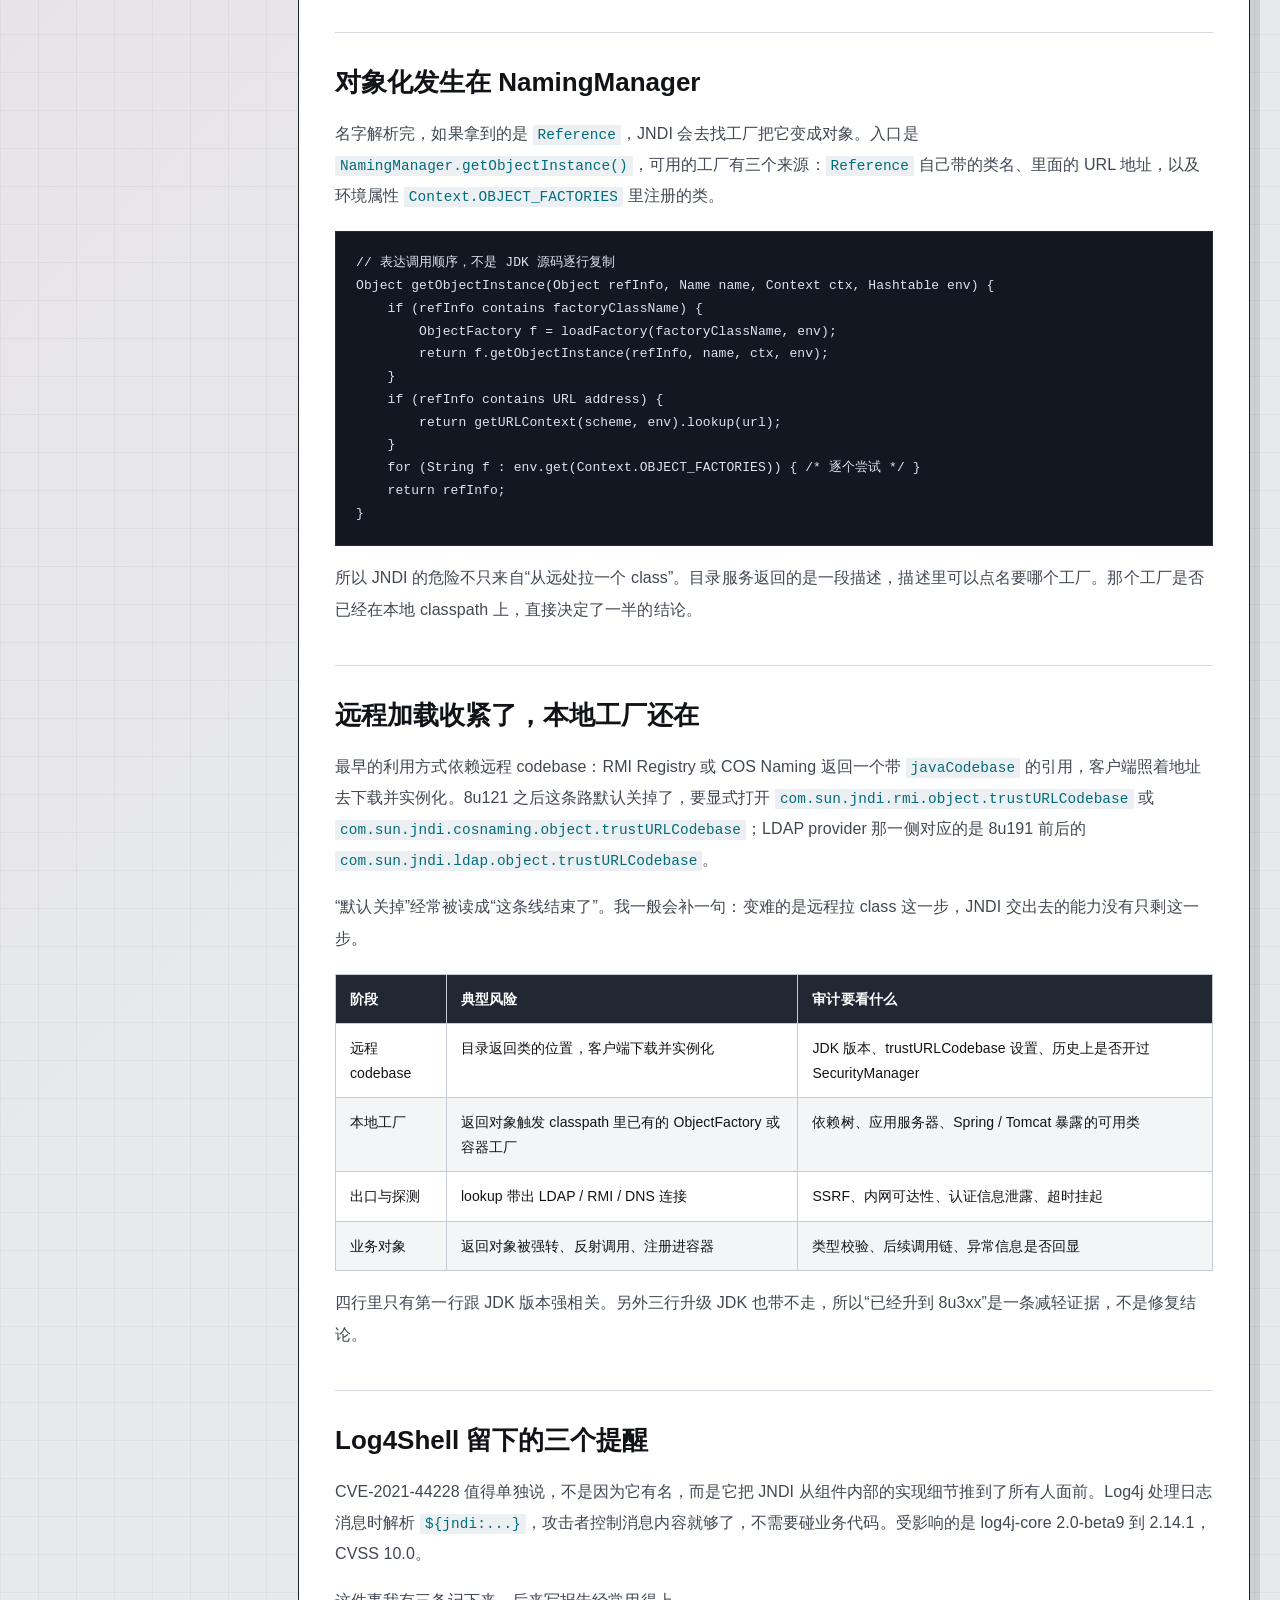
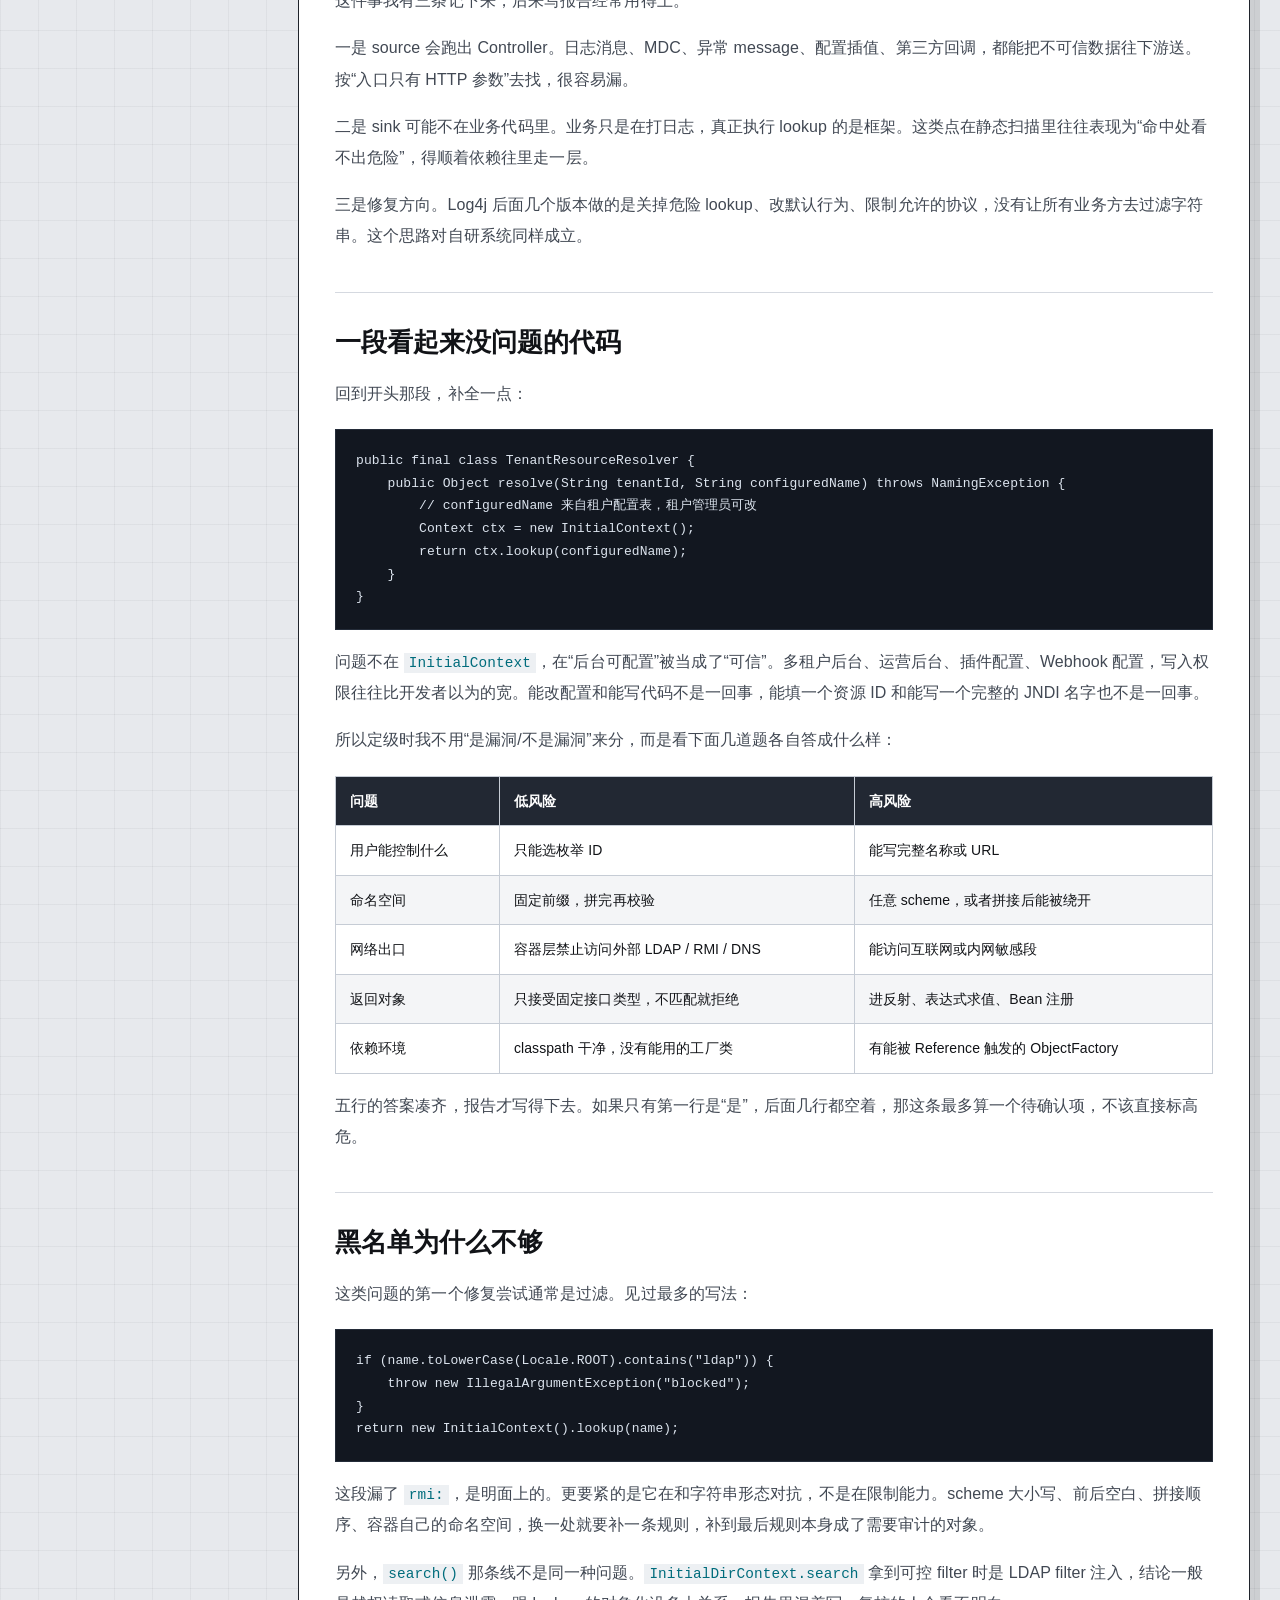
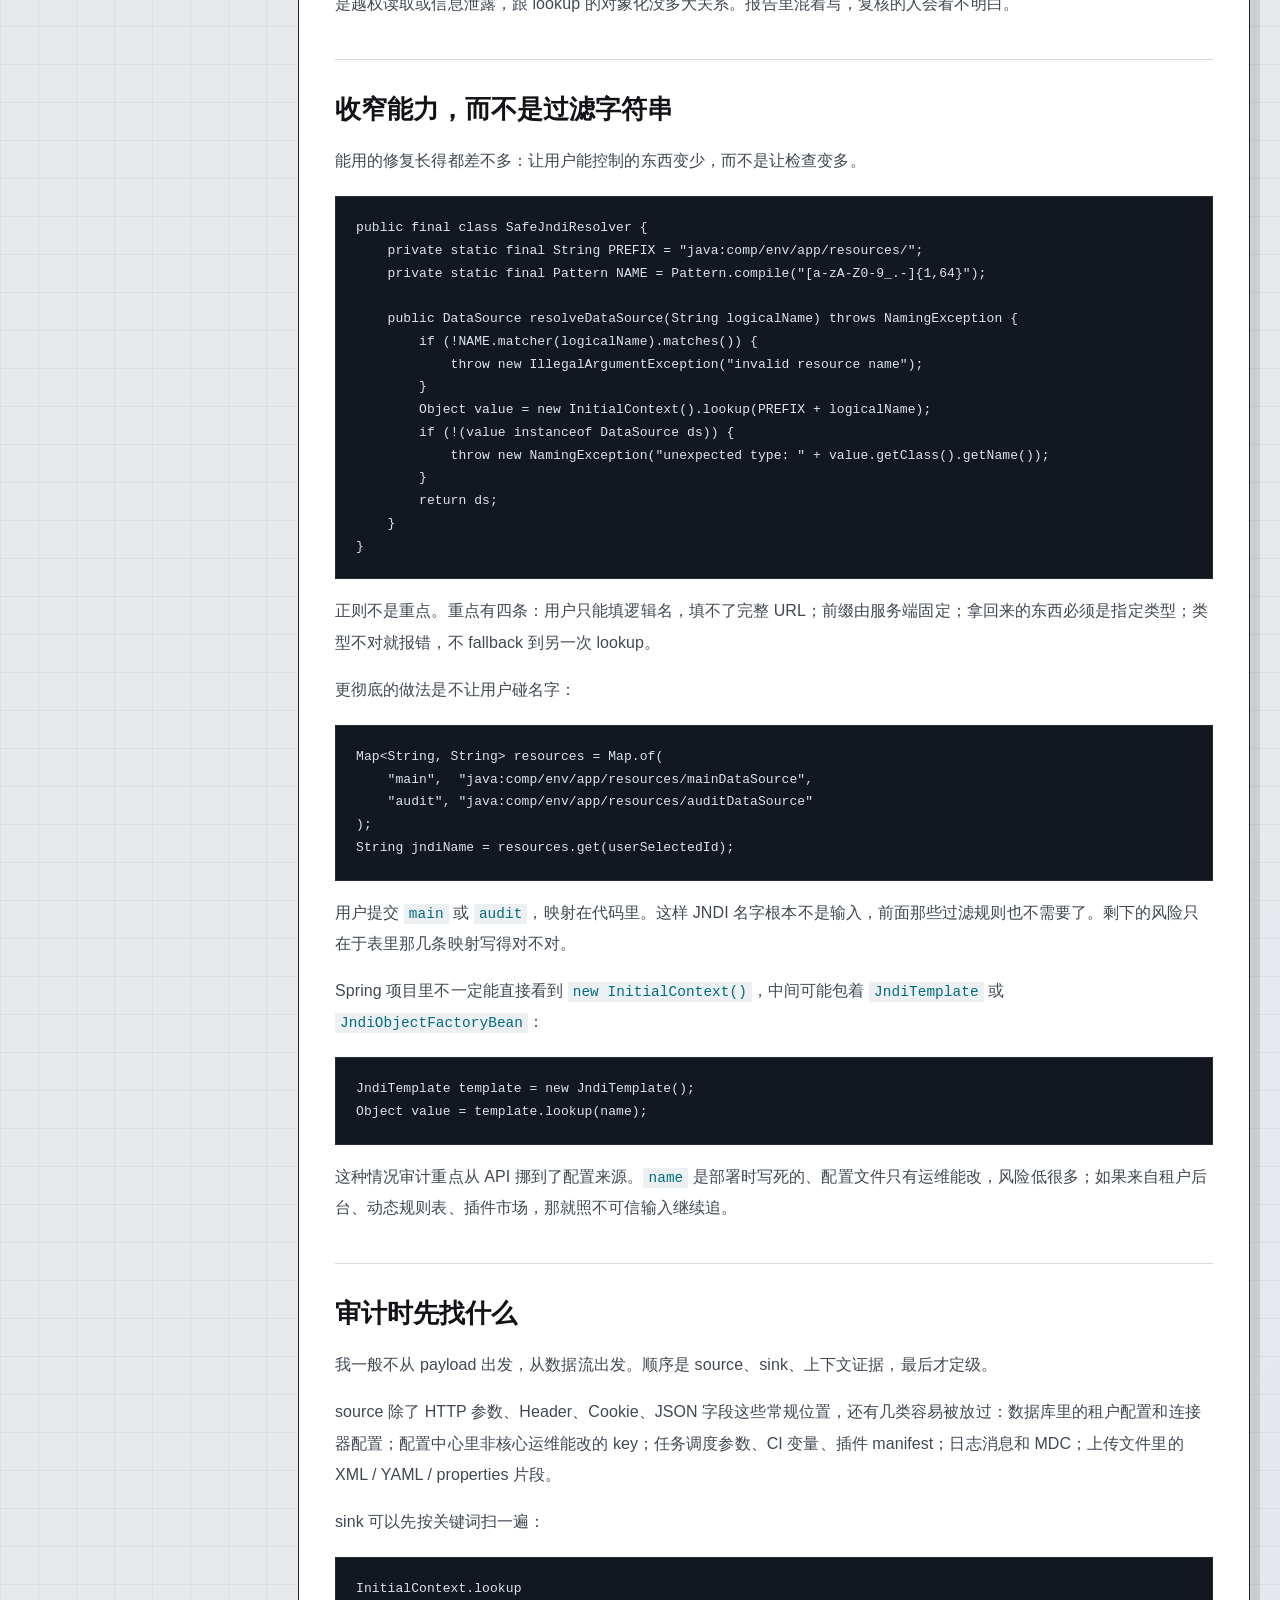
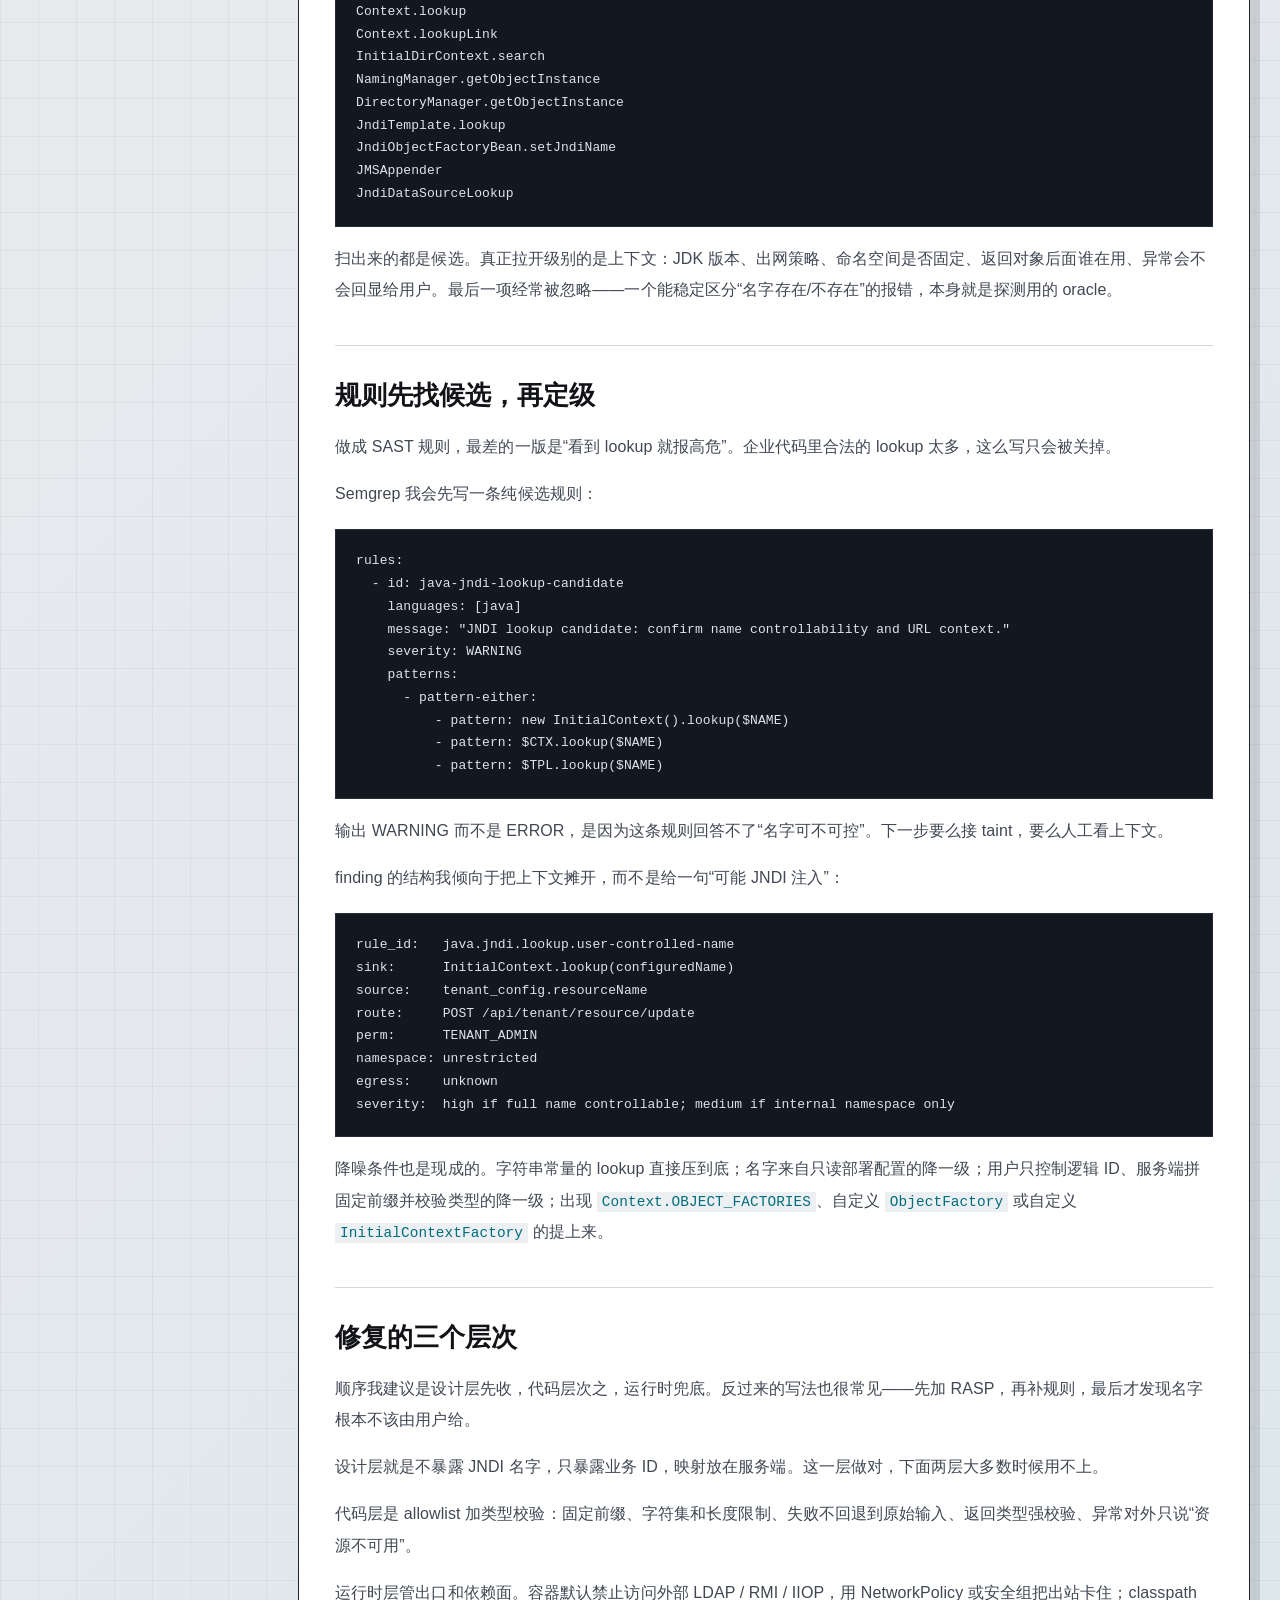
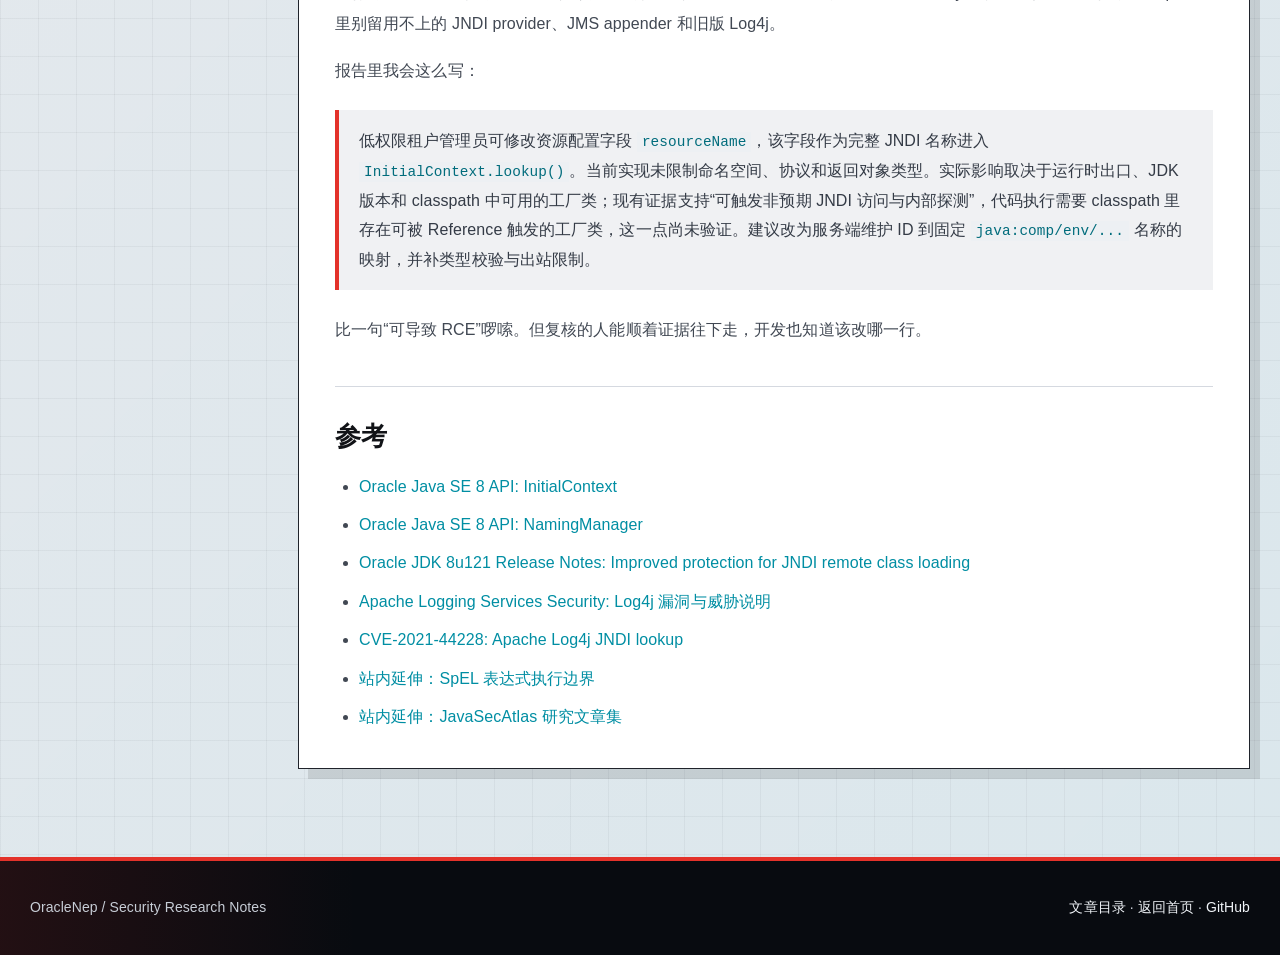
<file: research/java-jndi-lookup-boundary.html>
<!doctype html>
<html lang="zh-CN">
<head>
  <meta charset="utf-8" />
  <meta name="viewport" content="width=device-width, initial-scale=1" />
  <meta name="robots" content="index, follow, max-snippet:-1, max-image-preview:large, max-video-preview:-1" />
  <meta name="author" content="OracleNep" />
  <meta name="description" content="JDK 收紧远程类加载之后，JNDI 还剩哪些风险。从 InitialContext.lookup 的解析过程讲到 NamingManager 的对象化，再落到白盒审计的 source、sink、定级和修复顺序。" />
  <meta name="keywords" content="Java 安全, Java JNDI, JNDI 注入, InitialContext.lookup, NamingManager, ObjectFactory, Reference, Java 代码审计, Log4Shell, CVE-2021-44228, LDAP, RMI, JVM 安全, 白盒审计" />
  <link rel="canonical" href="https://oraclenep.github.io/research/java-jndi-lookup-boundary.html" />
  <meta property="og:type" content="article" />
  <meta property="og:title" content="JNDI 注入的执行边界：从 InitialContext.lookup 到 NamingManager 的白盒审计" />
  <meta property="og:description" content="JDK 收紧远程类加载之后，JNDI 还剩哪些风险。从名字解析讲到对象工厂，再回到审计和修复。" />
  <meta property="og:url" content="https://oraclenep.github.io/research/java-jndi-lookup-boundary.html" />
  <meta property="og:site_name" content="OracleNep Research Notes" />
  <meta property="article:author" content="OracleNep" />
  <meta property="article:published_time" content="2026-06-12T00:00:00+08:00" />
  <meta property="article:modified_time" content="2026-11-14T00:00:00+08:00" />
  <meta property="article:tag" content="Java Security" />
  <meta property="article:tag" content="JNDI Injection" />
  <meta property="article:tag" content="Code Audit" />
  <meta property="article:tag" content="JVM Security" />
  <meta name="twitter:card" content="summary" />
  <meta name="twitter:title" content="JNDI 注入的执行边界：从 InitialContext.lookup 到 NamingManager 的白盒审计" />
  <meta name="twitter:description" content="JDK 收紧远程类加载之后，JNDI 还剩哪些风险。从名字解析讲到对象工厂，再回到审计和修复。" />
  <title>JNDI 注入的执行边界：从 InitialContext.lookup 到 NamingManager 的白盒审计｜OracleNep</title>
  <script type="application/ld+json">
  {
    "@context": "https://schema.org",
    "@type": "Article",
    "headline": "JNDI 注入的执行边界：从 InitialContext.lookup 到 NamingManager 的白盒审计",
    "description": "JDK 收紧远程类加载之后,JNDI 还剩哪些风险。从 InitialContext.lookup 的解析过程讲到 NamingManager 的对象化,再落到白盒审计的 source、sink、定级和修复顺序。",
    "url": "https://oraclenep.github.io/research/java-jndi-lookup-boundary.html",
    "mainEntityOfPage": "https://oraclenep.github.io/research/java-jndi-lookup-boundary.html",
    "datePublished": "2026-06-12T00:00:00+08:00",
    "dateModified": "2026-11-14T00:00:00+08:00",
    "inLanguage": "zh-CN",
    "author": {"@type": "Person", "name": "OracleNep", "url": "https://github.com/OracleNep"},
    "publisher": {"@type": "Person", "name": "OracleNep", "url": "https://oraclenep.github.io/"},
    "keywords": ["Java 安全", "JNDI 注入", "InitialContext.lookup", "NamingManager", "ObjectFactory", "Reference", "Log4Shell", "Java 代码审计", "JVM 安全", "白盒审计"],
    "articleSection": ["Java 安全", "JNDI 注入", "代码审计", "JVM 安全"],
    "about": [
      {"@type": "Thing", "name": "Java Naming and Directory Interface"},
      {"@type": "Thing", "name": "InitialContext.lookup"},
      {"@type": "Thing", "name": "NamingManager.getObjectInstance"},
      {"@type": "Thing", "name": "Java white-box audit"}
    ]
  }
  </script>
  <link rel="stylesheet" href="../assets/site.css?v=20261114-research" />
</head>
<body class="research-page research-article">
  <header class="topbar">
    <nav class="nav" aria-label="主导航">
      <a class="brand" href="../">OracleNep / Security Research</a>
      <div class="nav-links">
        <a href="../#projects">Projects</a>
        <a href="../#vulns">Disclosures</a>
        <a href="../#contributions">Contributions</a>
        <a href="./" aria-current="page">Research</a>
      </div>
    </nav>
  </header>

  <main>
    <section class="hero">
      <div class="inner">
        <div class="hero-copy">
          <nav class="breadcrumb" aria-label="面包屑"><a href="../">Home</a><span aria-hidden="true">/</span><a href="./">Research</a><span aria-hidden="true">/</span><span>Article</span></nav>
          <span class="eyebrow">Java Security / JNDI Injection / Code Audit</span>
          <h1>JNDI 注入的执行边界：从 InitialContext.lookup 到 NamingManager 的白盒审计</h1>
          <p class="subtitle">很多人把 JNDI 当成“能不能拉一个 class 下来”来判断。实际审计里，更常见的问题是这个应用把“解析一个名字”的能力交给了谁，以及名字后面跟着的那一串东西。</p>
          <div class="actions">
            <a class="button primary" href="https://docs.oracle.com/javase/8/docs/api/javax/naming/InitialContext.html" target="_blank" rel="noreferrer">InitialContext 文档</a>
            <a class="button" href="https://docs.oracle.com/javase/8/docs/api/javax/naming/spi/NamingManager.html" target="_blank" rel="noreferrer">NamingManager 文档</a>
            <a class="button" href="./">返回文章列表</a>
          </div>
        </div>
      </div>
    </section>

    <div class="inner layout">
      <aside class="toc" aria-label="文章目录">
        <details open>
          <summary>目录</summary>
          <div class="toc-content">
            <a href="#lookup">lookup 不只是查一个 key</a>
            <a href="#factory">对象化发生在 NamingManager</a>
            <a href="#history">远程加载收紧了，本地工厂还在</a>
            <a href="#log4shell">Log4Shell 留下的三个提醒</a>
            <a href="#case">一段看起来没问题的代码</a>
            <a href="#blacklist">黑名单为什么不够</a>
            <a href="#narrow">收窄能力，而不是过滤字符串</a>
            <a href="#audit">审计时先找什么</a>
            <a href="#rules">规则先找候选，再定级</a>
            <a href="#runtime">修复的三个层次</a>
            <a href="#refs">参考</a>
            <p class="small">内容面向授权审计与防御建设，不含可直接复用的攻击载荷。</p>
          </div>
        </details>
      </aside>

      <article>
        <div class="meta">
          <span class="tag">Java JNDI</span>
          <span class="tag">JNDI 注入</span>
          <span class="tag">InitialContext.lookup</span>
          <span class="tag">Java 代码审计</span>
          <span class="tag">JVM 安全</span>
        </div>

        <div id="intro">
          <p>多租户后台里有一类代码很常见：资源名存在租户配置表里，服务端读出来直接交给 <code>InitialContext.lookup()</code>。写这段代码的人多半认为它是后台配置，属于可信输入。能改那张表的，往往就是租户管理员。</p>
          <p>顺着往下看，能问的东西比想象中多。这个字段能不能写成带 scheme 的完整名称？容器里有没有现成可用的 ObjectFactory？那台机器出不出得去？三个问题的答案不同，定的级别就不同。只看 lookup 那一行，什么也定不下来。</p>
          <p>这篇想把这个过程拆开：一个名字从进来到被解析成对象，中间经过哪几步，每步各自暴露了什么能力，审计的时候在哪里停下来。利用链和 payload 不是重点。</p>
        </div>

        <section id="lookup">
          <h2>lookup 不只是查一个 key</h2>
          <p>JNDI 是 Java 给命名服务和目录服务套的一层统一 API。数据源、JMS、LDAP、EJB、应用服务器资源，最后往往都落到同一种写法：</p>
          <pre><code>Context ctx = new InitialContext();
Object obj = ctx.lookup(name);</code></pre>
          <p>按 <code>Map.get()</code> 的直觉理解，这就是查表。实际不是。名字要先被解释：决定用哪个 provider，判断它是不是一个 URL，然后把结果交回来。交回来的可能是字符串，可能是远程对象的代理，也可能是目录服务返回的一个 <code>Reference</code>。</p>
          <p>写成伪代码大概是： </p>
          <pre><code>Object lookup(String name) {
    Context ctx = getURLOrDefaultInitCtx(name);  // 带 scheme 就走 URL Context
    Object raw = ctx.lookup(name);
    return resolve(raw);                         // Reference 可能被对象化
}</code></pre>
          <p>有注释的两行才是要停下来的地方。<code>getURLOrDefaultInitCtx</code> 决定这次查找会不会跑到别的服务上，<code>resolve</code> 决定拿回来的是数据还是对象。审计只看 <code>lookup</code> 那一行，等于把这两件事都跳过去了。</p>
          <p>Oracle 文档对 <code>lookup(String)</code> 的说明只有“检索指定名称绑定的对象”这一句，不解释名字会被怎么理解。这也是为什么同一个 API，在报告里既能写成信息泄露，也能写成 RCE，全看上下文给到哪一步。</p>
        </section>

        <section id="factory">
          <h2>对象化发生在 NamingManager</h2>
          <p>名字解析完，如果拿到的是 <code>Reference</code>，JNDI 会去找工厂把它变成对象。入口是 <code>NamingManager.getObjectInstance()</code>，可用的工厂有三个来源：<code>Reference</code> 自己带的类名、里面的 URL 地址，以及环境属性 <code>Context.OBJECT_FACTORIES</code> 里注册的类。</p>
          <pre><code>// 表达调用顺序，不是 JDK 源码逐行复制
Object getObjectInstance(Object refInfo, Name name, Context ctx, Hashtable env) {
    if (refInfo contains factoryClassName) {
        ObjectFactory f = loadFactory(factoryClassName, env);
        return f.getObjectInstance(refInfo, name, ctx, env);
    }
    if (refInfo contains URL address) {
        return getURLContext(scheme, env).lookup(url);
    }
    for (String f : env.get(Context.OBJECT_FACTORIES)) { /* 逐个尝试 */ }
    return refInfo;
}</code></pre>
          <p>所以 JNDI 的危险不只来自“从远处拉一个 class”。目录服务返回的是一段描述，描述里可以点名要哪个工厂。那个工厂是否已经在本地 classpath 上，直接决定了一半的结论。</p>
        </section>

        <section id="history">
          <h2>远程加载收紧了，本地工厂还在</h2>
          <p>最早的利用方式依赖远程 codebase：RMI Registry 或 COS Naming 返回一个带 <code>javaCodebase</code> 的引用，客户端照着地址去下载并实例化。8u121 之后这条路默认关掉了，要显式打开 <code>com.sun.jndi.rmi.object.trustURLCodebase</code> 或 <code>com.sun.jndi.cosnaming.object.trustURLCodebase</code>；LDAP provider 那一侧对应的是 8u191 前后的 <code>com.sun.jndi.ldap.object.trustURLCodebase</code>。</p>
          <p>“默认关掉”经常被读成“这条线结束了”。我一般会补一句：变难的是远程拉 class 这一步，JNDI 交出去的能力没有只剩这一步。</p>
          <div class="table-scroll" role="region" aria-label="文章表格，可横向滚动" tabindex="0"><table>
            <thead><tr><th>阶段</th><th>典型风险</th><th>审计要看什么</th></tr></thead>
            <tbody>
              <tr><td>远程 codebase</td><td>目录返回类的位置，客户端下载并实例化</td><td>JDK 版本、trustURLCodebase 设置、历史上是否开过 SecurityManager</td></tr>
              <tr><td>本地工厂</td><td>返回对象触发 classpath 里已有的 ObjectFactory 或容器工厂</td><td>依赖树、应用服务器、Spring / Tomcat 暴露的可用类</td></tr>
              <tr><td>出口与探测</td><td>lookup 带出 LDAP / RMI / DNS 连接</td><td>SSRF、内网可达性、认证信息泄露、超时挂起</td></tr>
              <tr><td>业务对象</td><td>返回对象被强转、反射调用、注册进容器</td><td>类型校验、后续调用链、异常信息是否回显</td></tr>
            </tbody>
          </table></div>
          <p>四行里只有第一行跟 JDK 版本强相关。另外三行升级 JDK 也带不走，所以“已经升到 8u3xx”是一条减轻证据，不是修复结论。</p>
        </section>

        <section id="log4shell">
          <h2>Log4Shell 留下的三个提醒</h2>
          <p>CVE-2021-44228 值得单独说，不是因为它有名，而是它把 JNDI 从组件内部的实现细节推到了所有人面前。Log4j 处理日志消息时解析 <code>${jndi:...}</code>，攻击者控制消息内容就够了，不需要碰业务代码。受影响的是 log4j-core 2.0-beta9 到 2.14.1，CVSS 10.0。</p>
          <p>这件事我有三条记下来，后来写报告经常用得上。</p>
          <p>一是 source 会跑出 Controller。日志消息、MDC、异常 message、配置插值、第三方回调，都能把不可信数据往下游送。按“入口只有 HTTP 参数”去找，很容易漏。</p>
          <p>二是 sink 可能不在业务代码里。业务只是在打日志，真正执行 lookup 的是框架。这类点在静态扫描里往往表现为“命中处看不出危险”，得顺着依赖往里走一层。</p>
          <p>三是修复方向。Log4j 后面几个版本做的是关掉危险 lookup、改默认行为、限制允许的协议，没有让所有业务方去过滤字符串。这个思路对自研系统同样成立。</p>
        </section>

        <section id="case">
          <h2>一段看起来没问题的代码</h2>
          <p>回到开头那段，补全一点：</p>
          <pre><code>public final class TenantResourceResolver {
    public Object resolve(String tenantId, String configuredName) throws NamingException {
        // configuredName 来自租户配置表，租户管理员可改
        Context ctx = new InitialContext();
        return ctx.lookup(configuredName);
    }
}</code></pre>
          <p>问题不在 <code>InitialContext</code>，在“后台可配置”被当成了“可信”。多租户后台、运营后台、插件配置、Webhook 配置，写入权限往往比开发者以为的宽。能改配置和能写代码不是一回事，能填一个资源 ID 和能写一个完整的 JNDI 名字也不是一回事。</p>
          <p>所以定级时我不用“是漏洞/不是漏洞”来分，而是看下面几道题各自答成什么样：</p>
          <div class="table-scroll" role="region" aria-label="文章表格，可横向滚动" tabindex="0"><table>
            <thead><tr><th>问题</th><th>低风险</th><th>高风险</th></tr></thead>
            <tbody>
              <tr><td>用户能控制什么</td><td>只能选枚举 ID</td><td>能写完整名称或 URL</td></tr>
              <tr><td>命名空间</td><td>固定前缀，拼完再校验</td><td>任意 scheme，或者拼接后能被绕开</td></tr>
              <tr><td>网络出口</td><td>容器层禁止访问外部 LDAP / RMI / DNS</td><td>能访问互联网或内网敏感段</td></tr>
              <tr><td>返回对象</td><td>只接受固定接口类型，不匹配就拒绝</td><td>进反射、表达式求值、Bean 注册</td></tr>
              <tr><td>依赖环境</td><td>classpath 干净，没有能用的工厂类</td><td>有能被 Reference 触发的 ObjectFactory</td></tr>
            </tbody>
          </table></div>
          <p>五行的答案凑齐，报告才写得下去。如果只有第一行是“是”，后面几行都空着，那这条最多算一个待确认项，不该直接标高危。</p>
        </section>

        <section id="blacklist">
          <h2>黑名单为什么不够</h2>
          <p>这类问题的第一个修复尝试通常是过滤。见过最多的写法：</p>
          <pre><code>if (name.toLowerCase(Locale.ROOT).contains("ldap")) {
    throw new IllegalArgumentException("blocked");
}
return new InitialContext().lookup(name);</code></pre>
          <p>这段漏了 <code>rmi:</code>，是明面上的。更要紧的是它在和字符串形态对抗，不是在限制能力。scheme 大小写、前后空白、拼接顺序、容器自己的命名空间，换一处就要补一条规则，补到最后规则本身成了需要审计的对象。</p>
          <p>另外，<code>search()</code> 那条线不是同一种问题。<code>InitialDirContext.search</code> 拿到可控 filter 时是 LDAP filter 注入，结论一般是越权读取或信息泄露，跟 lookup 的对象化没多大关系。报告里混着写，复核的人会看不明白。</p>
        </section>

        <section id="narrow">
          <h2>收窄能力，而不是过滤字符串</h2>
          <p>能用的修复长得都差不多：让用户能控制的东西变少，而不是让检查变多。</p>
          <pre><code>public final class SafeJndiResolver {
    private static final String PREFIX = "java:comp/env/app/resources/";
    private static final Pattern NAME = Pattern.compile("[a-zA-Z0-9_.-]{1,64}");

    public DataSource resolveDataSource(String logicalName) throws NamingException {
        if (!NAME.matcher(logicalName).matches()) {
            throw new IllegalArgumentException("invalid resource name");
        }
        Object value = new InitialContext().lookup(PREFIX + logicalName);
        if (!(value instanceof DataSource ds)) {
            throw new NamingException("unexpected type: " + value.getClass().getName());
        }
        return ds;
    }
}</code></pre>
          <p>正则不是重点。重点有四条：用户只能填逻辑名，填不了完整 URL；前缀由服务端固定；拿回来的东西必须是指定类型；类型不对就报错，不 fallback 到另一次 lookup。</p>
          <p>更彻底的做法是不让用户碰名字：</p>
          <pre><code>Map&lt;String, String&gt; resources = Map.of(
    "main",  "java:comp/env/app/resources/mainDataSource",
    "audit", "java:comp/env/app/resources/auditDataSource"
);
String jndiName = resources.get(userSelectedId);</code></pre>
          <p>用户提交 <code>main</code> 或 <code>audit</code>，映射在代码里。这样 JNDI 名字根本不是输入，前面那些过滤规则也不需要了。剩下的风险只在于表里那几条映射写得对不对。</p>
          <p>Spring 项目里不一定能直接看到 <code>new InitialContext()</code>，中间可能包着 <code>JndiTemplate</code> 或 <code>JndiObjectFactoryBean</code>：</p>
          <pre><code>JndiTemplate template = new JndiTemplate();
Object value = template.lookup(name);</code></pre>
          <p>这种情况审计重点从 API 挪到了配置来源。<code>name</code> 是部署时写死的、配置文件只有运维能改，风险低很多；如果来自租户后台、动态规则表、插件市场，那就照不可信输入继续追。</p>
        </section>

        <section id="audit">
          <h2>审计时先找什么</h2>
          <p>我一般不从 payload 出发，从数据流出发。顺序是 source、sink、上下文证据，最后才定级。</p>
          <p>source 除了 HTTP 参数、Header、Cookie、JSON 字段这些常规位置，还有几类容易被放过：数据库里的租户配置和连接器配置；配置中心里非核心运维能改的 key；任务调度参数、CI 变量、插件 manifest；日志消息和 MDC；上传文件里的 XML / YAML / properties 片段。</p>
          <p>sink 可以先按关键词扫一遍：</p>
          <pre><code>InitialContext.lookup
Context.lookup
Context.lookupLink
InitialDirContext.search
NamingManager.getObjectInstance
DirectoryManager.getObjectInstance
JndiTemplate.lookup
JndiObjectFactoryBean.setJndiName
JMSAppender
JndiDataSourceLookup</code></pre>
          <p>扫出来的都是候选。真正拉开级别的是上下文：JDK 版本、出网策略、命名空间是否固定、返回对象后面谁在用、异常会不会回显给用户。最后一项经常被忽略——一个能稳定区分“名字存在/不存在”的报错，本身就是探测用的 oracle。</p>
        </section>

        <section id="rules">
          <h2>规则先找候选，再定级</h2>
          <p>做成 SAST 规则，最差的一版是“看到 lookup 就报高危”。企业代码里合法的 lookup 太多，这么写只会被关掉。</p>
          <p>Semgrep 我会先写一条纯候选规则：</p>
          <pre><code>rules:
  - id: java-jndi-lookup-candidate
    languages: [java]
    message: "JNDI lookup candidate: confirm name controllability and URL context."
    severity: WARNING
    patterns:
      - pattern-either:
          - pattern: new InitialContext().lookup($NAME)
          - pattern: $CTX.lookup($NAME)
          - pattern: $TPL.lookup($NAME)</code></pre>
          <p>输出 WARNING 而不是 ERROR，是因为这条规则回答不了“名字可不可控”。下一步要么接 taint，要么人工看上下文。</p>
          <p>finding 的结构我倾向于把上下文摊开，而不是给一句“可能 JNDI 注入”：</p>
          <pre><code>rule_id:   java.jndi.lookup.user-controlled-name
sink:      InitialContext.lookup(configuredName)
source:    tenant_config.resourceName
route:     POST /api/tenant/resource/update
perm:      TENANT_ADMIN
namespace: unrestricted
egress:    unknown
severity:  high if full name controllable; medium if internal namespace only</code></pre>
          <p>降噪条件也是现成的。字符串常量的 lookup 直接压到底；名字来自只读部署配置的降一级；用户只控制逻辑 ID、服务端拼固定前缀并校验类型的降一级；出现 <code>Context.OBJECT_FACTORIES</code>、自定义 <code>ObjectFactory</code> 或自定义 <code>InitialContextFactory</code> 的提上来。</p>
        </section>

        <section id="runtime">
          <h2>修复的三个层次</h2>
          <p>顺序我建议是设计层先收，代码层次之，运行时兜底。反过来的写法也很常见——先加 RASP，再补规则，最后才发现名字根本不该由用户给。</p>
          <p>设计层就是不暴露 JNDI 名字，只暴露业务 ID，映射放在服务端。这一层做对，下面两层大多数时候用不上。</p>
          <p>代码层是 allowlist 加类型校验：固定前缀、字符集和长度限制、失败不回退到原始输入、返回类型强校验、异常对外只说“资源不可用”。</p>
          <p>运行时层管出口和依赖面。容器默认禁止访问外部 LDAP / RMI / IIOP，用 NetworkPolicy 或安全组把出站卡住；classpath 里别留用不上的 JNDI provider、JMS appender 和旧版 Log4j。</p>
          <p>报告里我会这么写：</p>
          <blockquote>低权限租户管理员可修改资源配置字段 <code>resourceName</code>，该字段作为完整 JNDI 名称进入 <code>InitialContext.lookup()</code>。当前实现未限制命名空间、协议和返回对象类型。实际影响取决于运行时出口、JDK 版本和 classpath 中可用的工厂类；现有证据支持“可触发非预期 JNDI 访问与内部探测”，代码执行需要 classpath 里存在可被 Reference 触发的工厂类，这一点尚未验证。建议改为服务端维护 ID 到固定 <code>java:comp/env/...</code> 名称的映射，并补类型校验与出站限制。</blockquote>
          <p>比一句“可导致 RCE”啰嗦。但复核的人能顺着证据往下走，开发也知道该改哪一行。</p>
        </section>

        <section id="refs">
          <h2>参考</h2>
          <ul>
            <li><a href="https://docs.oracle.com/javase/8/docs/api/javax/naming/InitialContext.html" target="_blank" rel="noreferrer">Oracle Java SE 8 API: InitialContext</a></li>
            <li><a href="https://docs.oracle.com/javase/8/docs/api/javax/naming/spi/NamingManager.html" target="_blank" rel="noreferrer">Oracle Java SE 8 API: NamingManager</a></li>
            <li><a href="https://www.oracle.com/java/technologies/javase/8u121-relnotes.html" target="_blank" rel="noreferrer">Oracle JDK 8u121 Release Notes: Improved protection for JNDI remote class loading</a></li>
            <li><a href="https://logging.apache.org/security.html" target="_blank" rel="noreferrer">Apache Logging Services Security: Log4j 漏洞与威胁说明</a></li>
            <li><a href="https://cve.org/CVERecord?id=CVE-2021-44228" target="_blank" rel="noreferrer">CVE-2021-44228: Apache Log4j JNDI lookup</a></li>
            <li><a href="java-spel-evaluation-context.html">站内延伸：SpEL 表达式执行边界</a></li>
            <li><a href="javasecatlas-series.html">站内延伸：JavaSecAtlas 研究文章集</a></li>
          </ul>
        </section>
      </article>
    </div>
  </main>

  <footer class="footer">
    <div class="inner">
      <span>OracleNep / Security Research Notes</span>
      <span><a href="./">文章目录</a> · <a href="../">返回首页</a> · <a href="https://github.com/OracleNep" target="_blank" rel="noreferrer">GitHub</a></span>
    </div>
  </footer>
  <script src="../assets/research.js?v=20261114-research" defer></script>
</body>
</html>
</file>
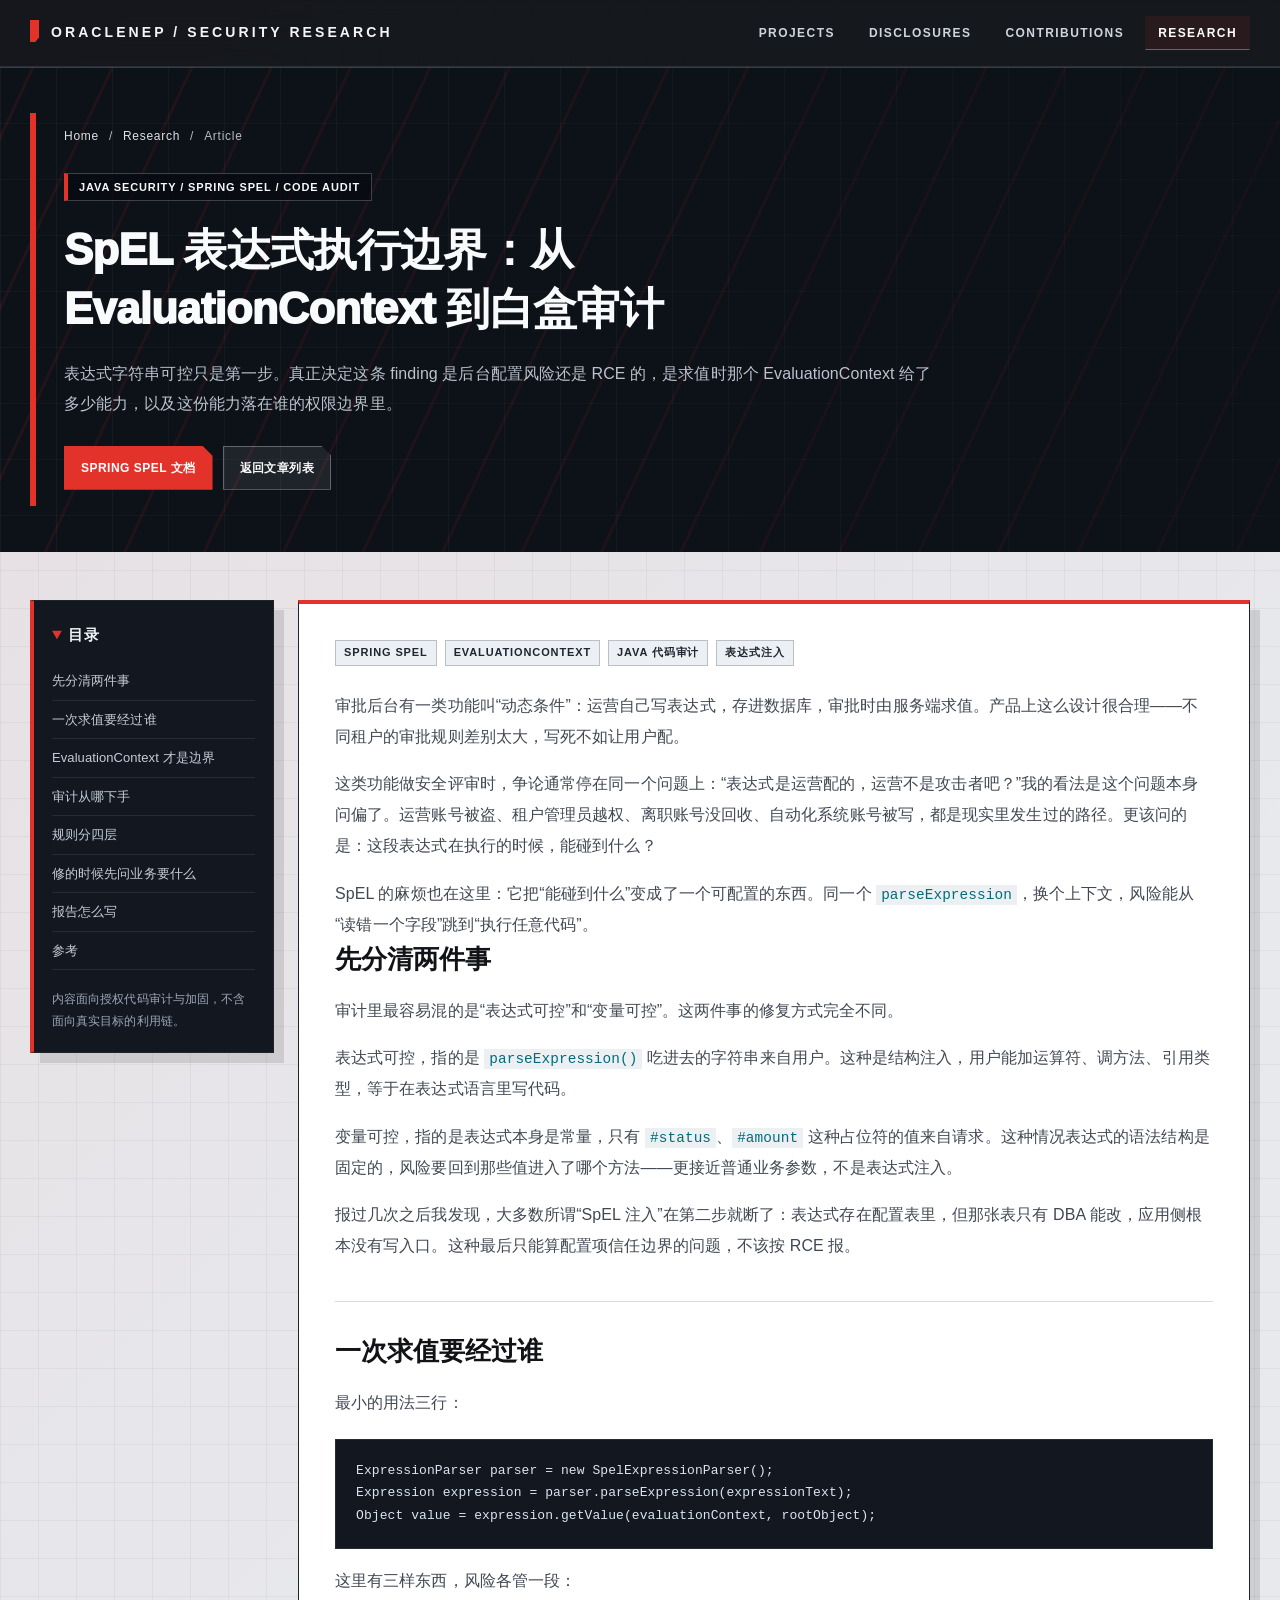
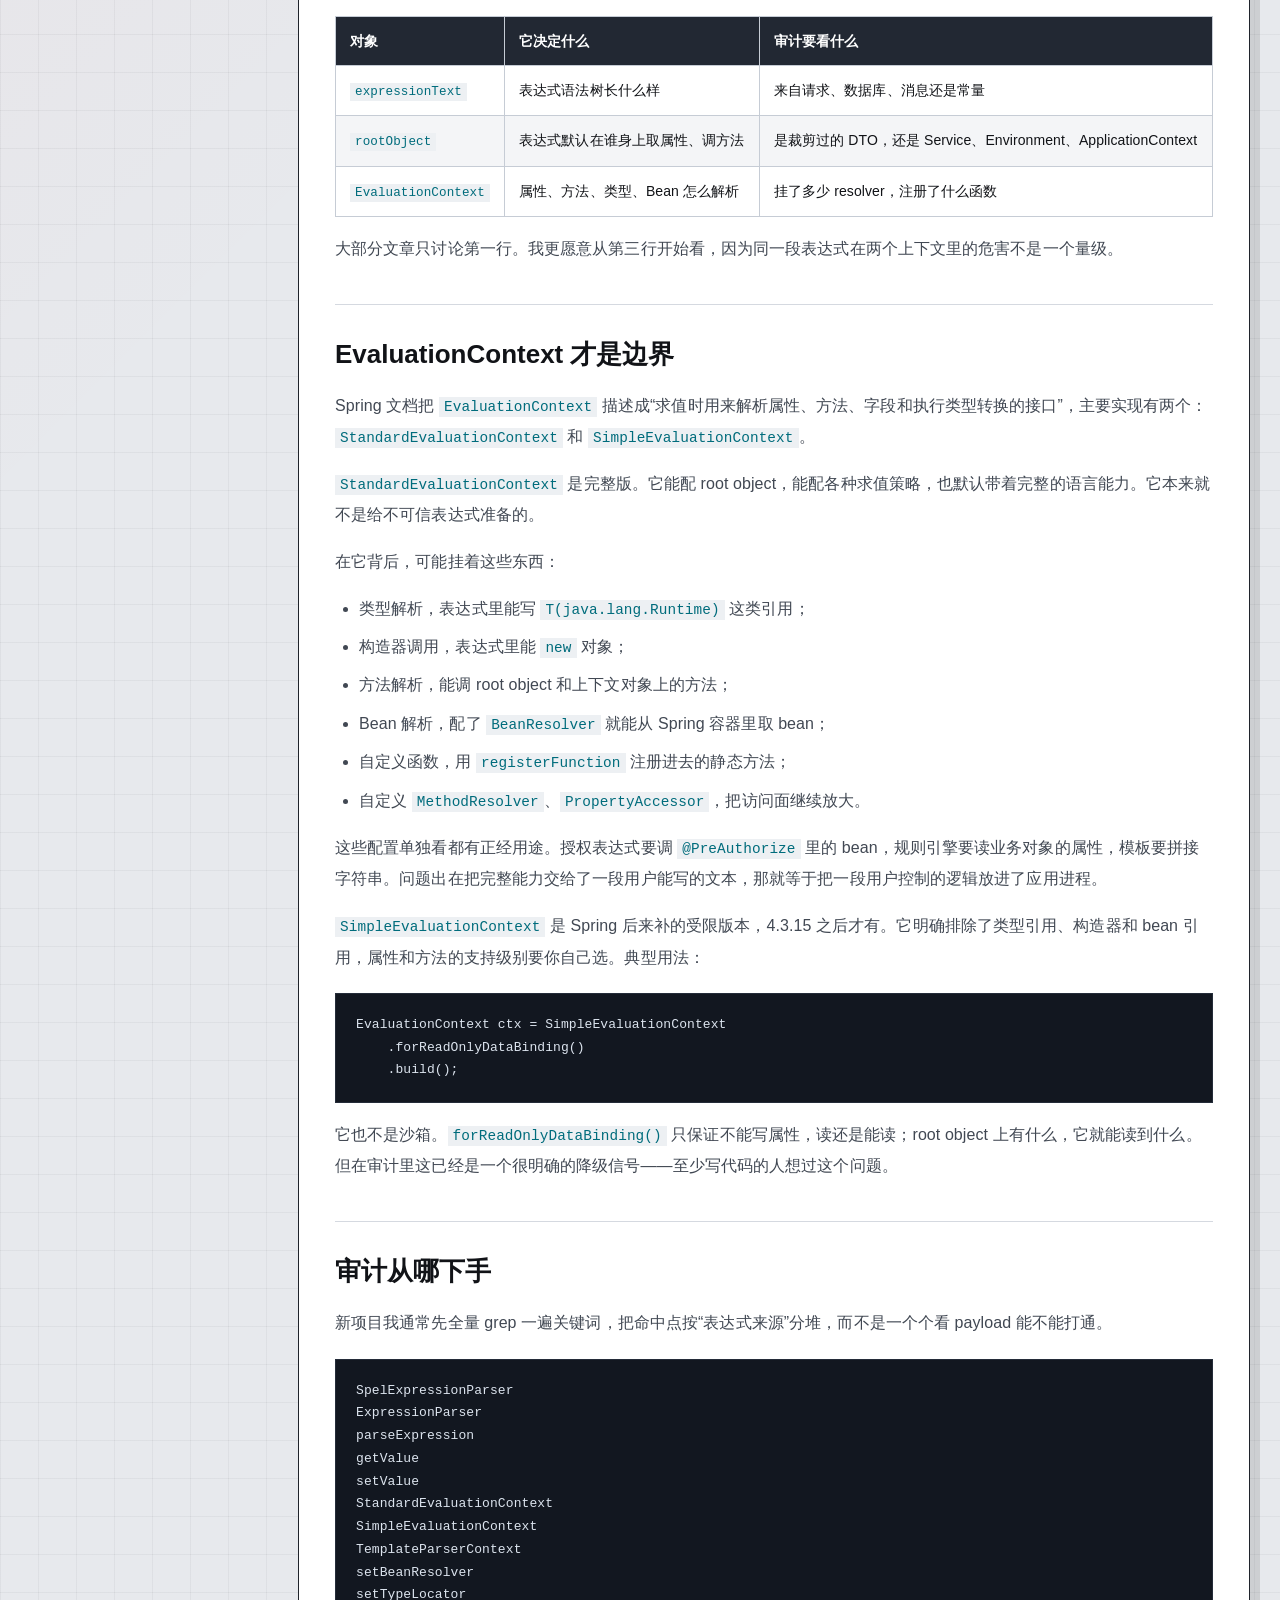
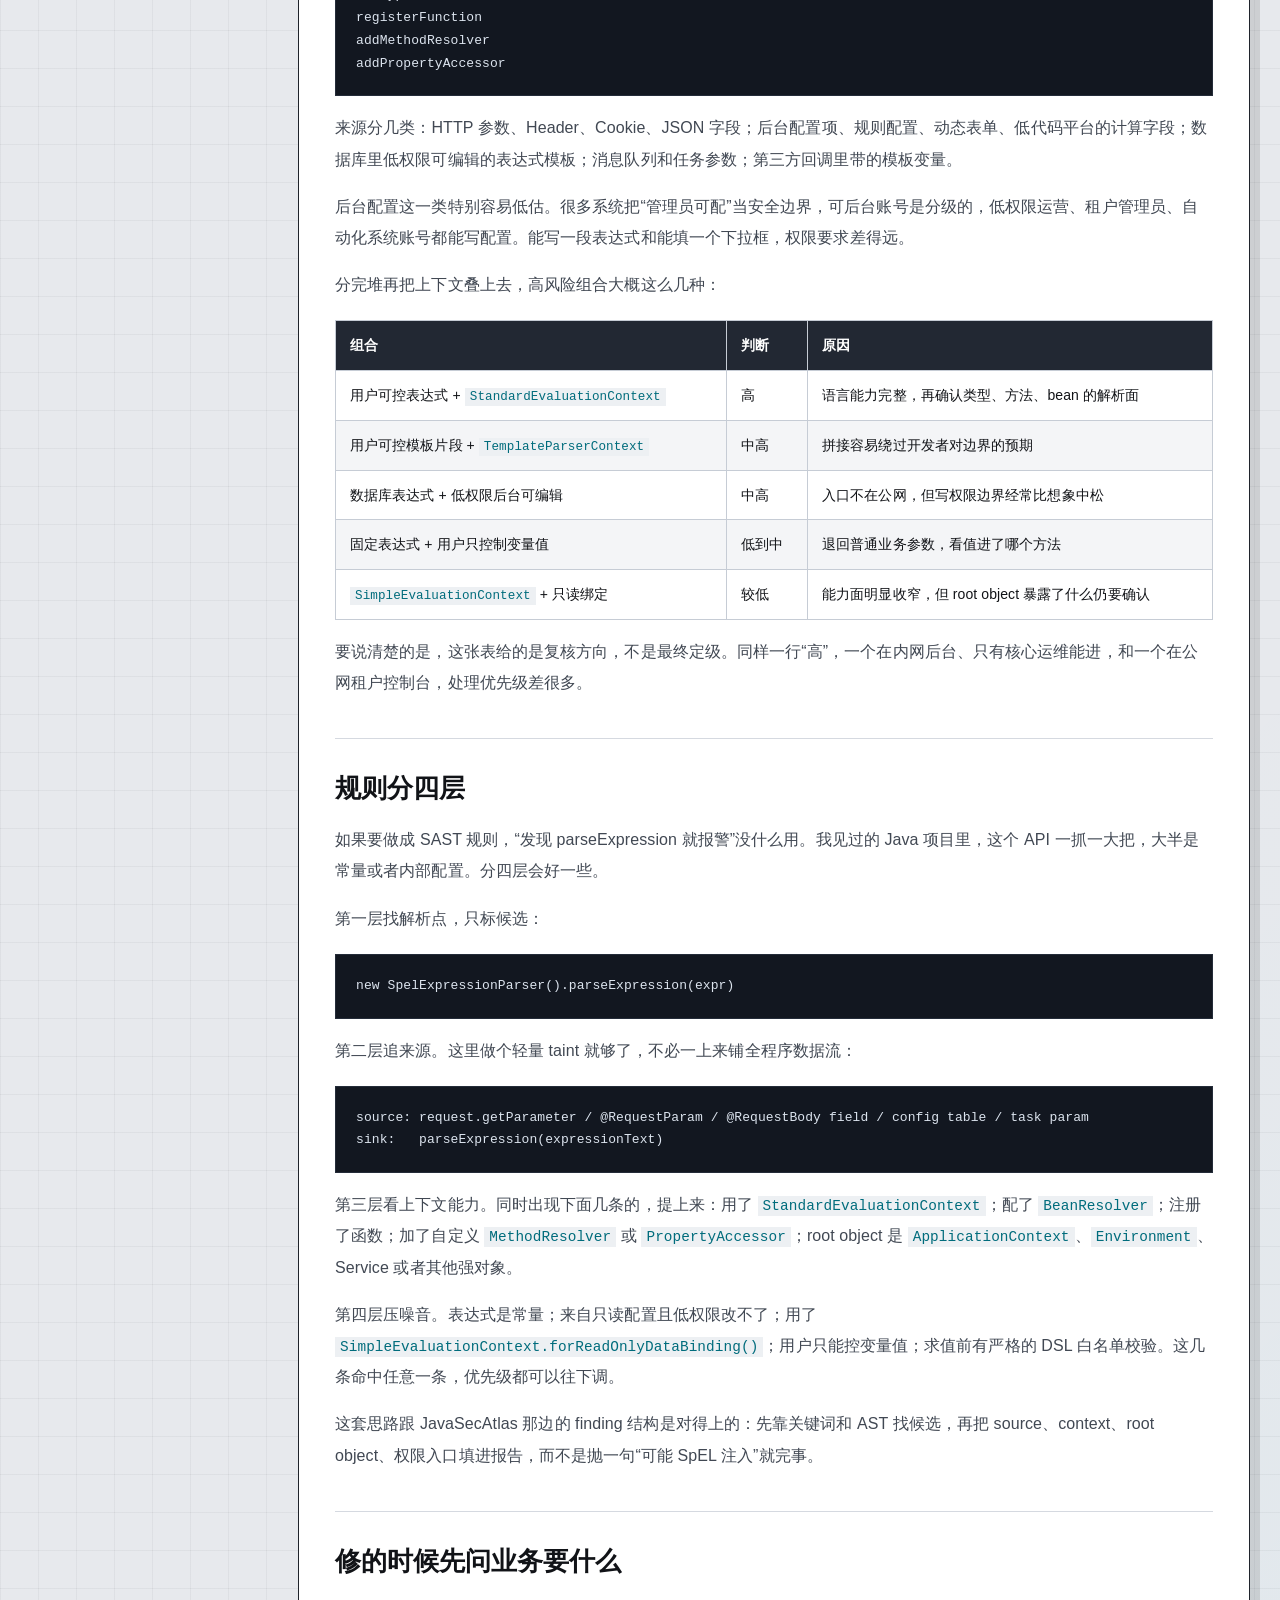
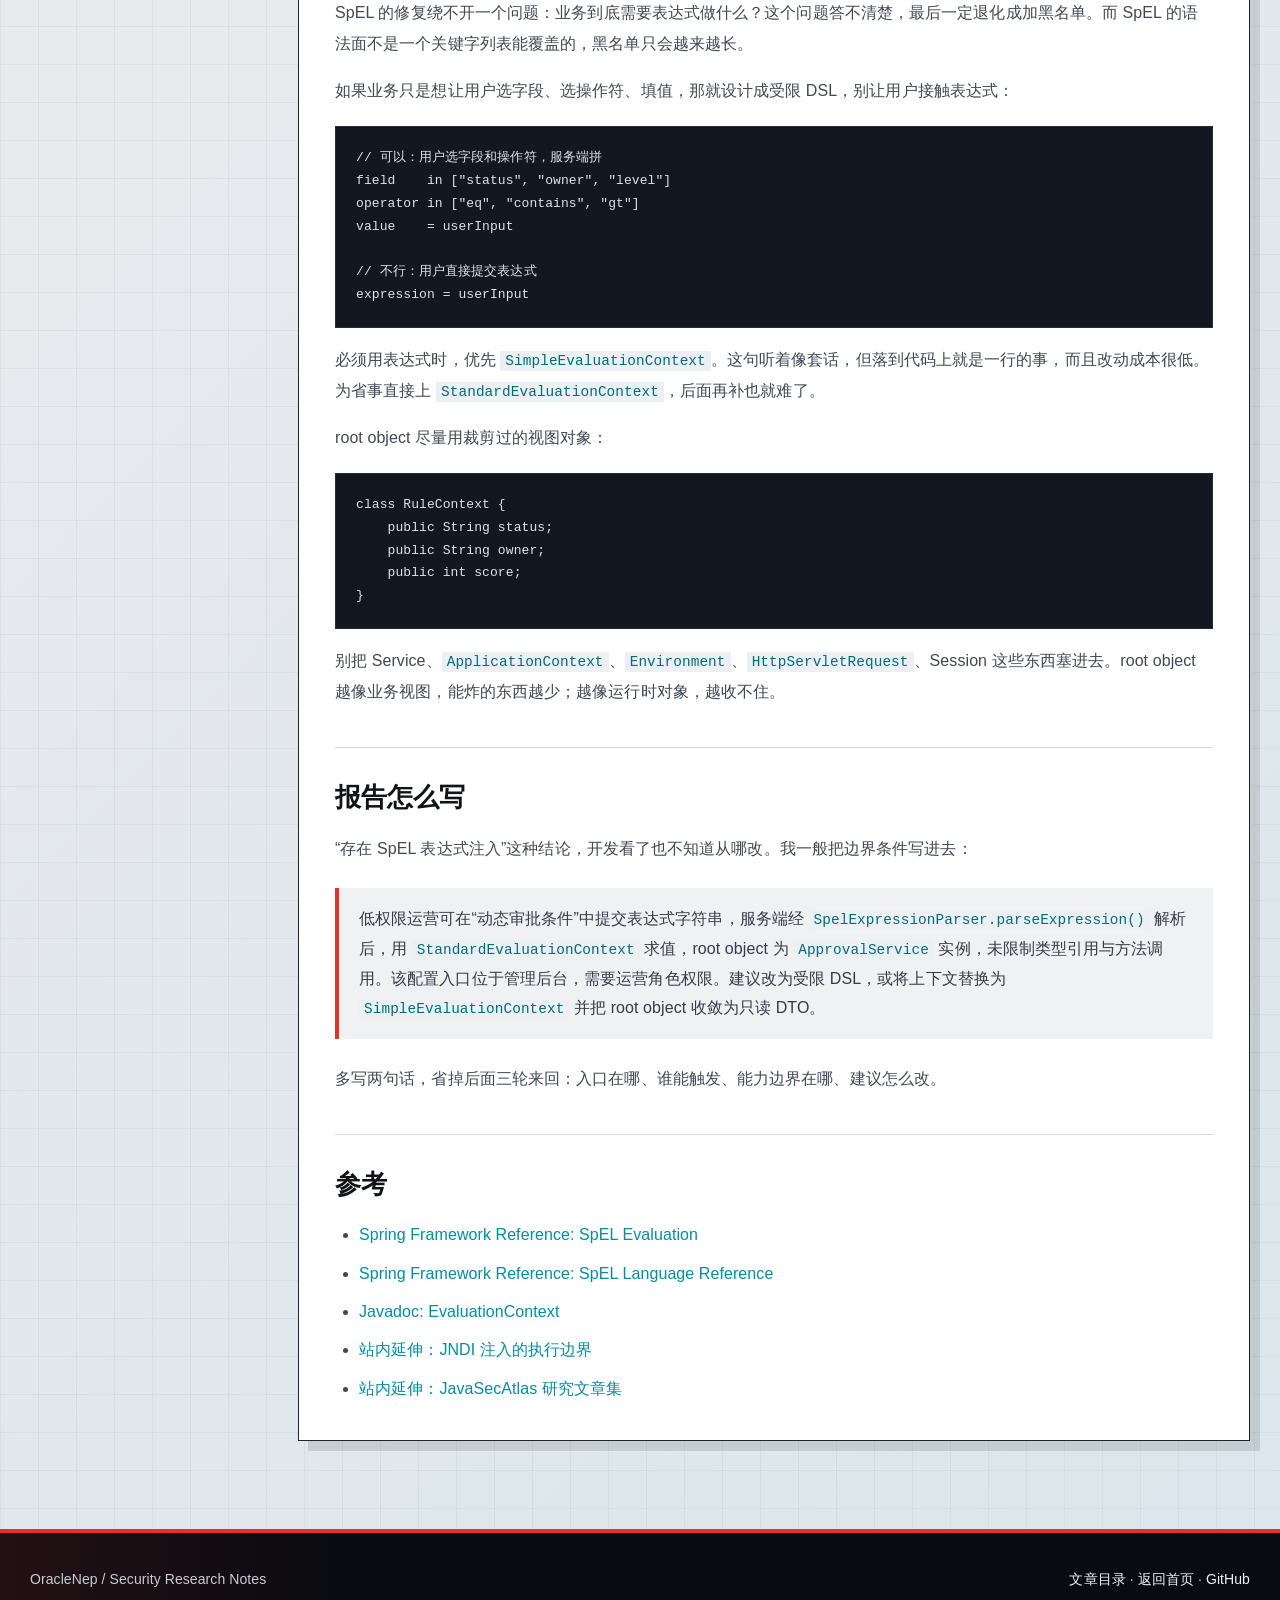
<file: research/java-spel-evaluation-context.html>
<!doctype html>
<html lang="zh-CN">
<head>
  <meta charset="utf-8" />
  <meta name="viewport" content="width=device-width, initial-scale=1" />
  <meta name="robots" content="index, follow, max-snippet:-1, max-image-preview:large, max-video-preview:-1" />
  <meta name="author" content="OracleNep" />
  <meta name="description" content="Spring SpEL 的表达式注入为什么难判。从 ExpressionParser、EvaluationContext 讲到 StandardEvaluationContext 和 SimpleEvaluationContext 的能力差别，再回到审计顺序与修复。" />
  <meta name="keywords" content="Java 安全, Spring Security, SpEL, Spring Expression Language, EvaluationContext, StandardEvaluationContext, SimpleEvaluationContext, Java 代码审计, 表达式注入, 白盒审计" />
  <link rel="canonical" href="https://oraclenep.github.io/research/java-spel-evaluation-context.html" />
  <meta property="og:type" content="article" />
  <meta property="og:title" content="SpEL 表达式执行边界：从 EvaluationContext 到白盒审计" />
  <meta property="og:description" content="表达式字符串可控只是第一步。SpEL 的真实风险在 EvaluationContext 给了多少能力，以及那个能力落在谁的权限边界里。" />
  <meta property="og:url" content="https://oraclenep.github.io/research/java-spel-evaluation-context.html" />
  <meta property="og:site_name" content="OracleNep Research Notes" />
  <meta property="article:author" content="OracleNep" />
  <meta property="article:published_time" content="2026-06-10T00:00:00+08:00" />
  <meta property="article:modified_time" content="2026-11-14T00:00:00+08:00" />
  <meta property="article:tag" content="Java Security" />
  <meta property="article:tag" content="Spring SpEL" />
  <meta property="article:tag" content="Code Audit" />
  <meta property="article:tag" content="Expression Injection" />
  <meta name="twitter:card" content="summary" />
  <meta name="twitter:title" content="SpEL 表达式执行边界：从 EvaluationContext 到白盒审计" />
  <meta name="twitter:description" content="表达式字符串可控只是第一步。真实风险在 EvaluationContext 给了多少能力，以及那个能力落在谁的权限边界里。" />
  <title>SpEL 表达式执行边界：从 EvaluationContext 到白盒审计｜OracleNep</title>
  <script type="application/ld+json">
  {
    "@context": "https://schema.org",
    "@type": "Article",
    "headline": "SpEL 表达式执行边界：从 EvaluationContext 到白盒审计",
    "description": "Spring SpEL 的表达式注入为什么难判。从 ExpressionParser、EvaluationContext 讲到 StandardEvaluationContext 和 SimpleEvaluationContext 的能力差别,再回到审计顺序与修复。",
    "url": "https://oraclenep.github.io/research/java-spel-evaluation-context.html",
    "mainEntityOfPage": "https://oraclenep.github.io/research/java-spel-evaluation-context.html",
    "datePublished": "2026-06-10T00:00:00+08:00",
    "dateModified": "2026-11-14T00:00:00+08:00",
    "inLanguage": "zh-CN",
    "author": {"@type": "Person", "name": "OracleNep", "url": "https://github.com/OracleNep"},
    "publisher": {"@type": "Person", "name": "OracleNep", "url": "https://oraclenep.github.io/"},
    "keywords": ["Java 安全", "Spring SpEL", "EvaluationContext", "StandardEvaluationContext", "SimpleEvaluationContext", "表达式注入", "Java 代码审计", "白盒审计"],
    "articleSection": ["Java 安全", "Spring 安全", "代码审计"],
    "about": [
      {"@type": "Thing", "name": "Spring Expression Language"},
      {"@type": "Thing", "name": "EvaluationContext"},
      {"@type": "Thing", "name": "Java white-box audit"}
    ]
  }
  </script>
  <link rel="stylesheet" href="../assets/site.css?v=20261114-research" />
</head>
<body class="research-page research-article">
  <header class="topbar">
    <nav class="nav" aria-label="主导航">
      <a class="brand" href="../">OracleNep / Security Research</a>
      <div class="nav-links">
        <a href="../#projects">Projects</a>
        <a href="../#vulns">Disclosures</a>
        <a href="../#contributions">Contributions</a>
        <a href="./" aria-current="page">Research</a>
      </div>
    </nav>
  </header>

  <main>
    <section class="hero">
      <div class="inner">
        <div class="hero-copy">
          <nav class="breadcrumb" aria-label="面包屑"><a href="../">Home</a><span aria-hidden="true">/</span><a href="./">Research</a><span aria-hidden="true">/</span><span>Article</span></nav>
          <span class="eyebrow">Java Security / Spring SpEL / Code Audit</span>
          <h1>SpEL 表达式执行边界：从 EvaluationContext 到白盒审计</h1>
          <p class="subtitle">表达式字符串可控只是第一步。真正决定这条 finding 是后台配置风险还是 RCE 的，是求值时那个 EvaluationContext 给了多少能力，以及这份能力落在谁的权限边界里。</p>
          <div class="actions">
            <a class="button primary" href="https://docs.spring.io/spring-framework/reference/core/expressions/evaluation.html" target="_blank" rel="noreferrer">Spring SpEL 文档</a>
            <a class="button" href="./">返回文章列表</a>
          </div>
        </div>
      </div>
    </section>

    <div class="inner layout">
      <aside class="toc" aria-label="文章目录">
        <details open>
          <summary>目录</summary>
          <div class="toc-content">
            <a href="#why">先分清两件事</a>
            <a href="#model">一次求值要经过谁</a>
            <a href="#boundary">EvaluationContext 才是边界</a>
            <a href="#audit">审计从哪下手</a>
            <a href="#rules">规则分四层</a>
            <a href="#fix">修的时候先问业务要什么</a>
            <a href="#report">报告怎么写</a>
            <a href="#refs">参考</a>
            <p class="small">内容面向授权代码审计与加固，不含面向真实目标的利用链。</p>
          </div>
        </details>
      </aside>

      <article>
        <div class="meta">
          <span class="tag">Spring SpEL</span>
          <span class="tag">EvaluationContext</span>
          <span class="tag">Java 代码审计</span>
          <span class="tag">表达式注入</span>
        </div>

        <div id="intro">
          <p>审批后台有一类功能叫“动态条件”：运营自己写表达式，存进数据库，审批时由服务端求值。产品上这么设计很合理——不同租户的审批规则差别太大，写死不如让用户配。</p>
          <p>这类功能做安全评审时，争论通常停在同一个问题上：“表达式是运营配的，运营不是攻击者吧？”我的看法是这个问题本身问偏了。运营账号被盗、租户管理员越权、离职账号没回收、自动化系统账号被写，都是现实里发生过的路径。更该问的是：这段表达式在执行的时候，能碰到什么？</p>
          <p>SpEL 的麻烦也在这里：它把“能碰到什么”变成了一个可配置的东西。同一个 <code>parseExpression</code>，换个上下文，风险能从“读错一个字段”跳到“执行任意代码”。</p>
        </div>

        <section id="why">
          <h2>先分清两件事</h2>
          <p>审计里最容易混的是“表达式可控”和“变量可控”。这两件事的修复方式完全不同。</p>
          <p>表达式可控，指的是 <code>parseExpression()</code> 吃进去的字符串来自用户。这种是结构注入，用户能加运算符、调方法、引用类型，等于在表达式语言里写代码。</p>
          <p>变量可控，指的是表达式本身是常量，只有 <code>#status</code>、<code>#amount</code> 这种占位符的值来自请求。这种情况表达式的语法结构是固定的，风险要回到那些值进入了哪个方法——更接近普通业务参数，不是表达式注入。</p>
          <p>报过几次之后我发现，大多数所谓“SpEL 注入”在第二步就断了：表达式存在配置表里，但那张表只有 DBA 能改，应用侧根本没有写入口。这种最后只能算配置项信任边界的问题，不该按 RCE 报。</p>
        </section>

        <section id="model">
          <h2>一次求值要经过谁</h2>
          <p>最小的用法三行：</p>
          <pre><code>ExpressionParser parser = new SpelExpressionParser();
Expression expression = parser.parseExpression(expressionText);
Object value = expression.getValue(evaluationContext, rootObject);</code></pre>
          <p>这里有三样东西，风险各管一段：</p>
          <div class="table-scroll" role="region" aria-label="文章表格，可横向滚动" tabindex="0"><table>
            <thead><tr><th>对象</th><th>它决定什么</th><th>审计要看什么</th></tr></thead>
            <tbody>
              <tr><td><code>expressionText</code></td><td>表达式语法树长什么样</td><td>来自请求、数据库、消息还是常量</td></tr>
              <tr><td><code>rootObject</code></td><td>表达式默认在谁身上取属性、调方法</td><td>是裁剪过的 DTO，还是 Service、Environment、ApplicationContext</td></tr>
              <tr><td><code>EvaluationContext</code></td><td>属性、方法、类型、Bean 怎么解析</td><td>挂了多少 resolver，注册了什么函数</td></tr>
            </tbody>
          </table></div>
          <p>大部分文章只讨论第一行。我更愿意从第三行开始看，因为同一段表达式在两个上下文里的危害不是一个量级。</p>
        </section>

        <section id="boundary">
          <h2>EvaluationContext 才是边界</h2>
          <p>Spring 文档把 <code>EvaluationContext</code> 描述成“求值时用来解析属性、方法、字段和执行类型转换的接口”，主要实现有两个：<code>StandardEvaluationContext</code> 和 <code>SimpleEvaluationContext</code>。</p>
          <p><code>StandardEvaluationContext</code> 是完整版。它能配 root object，能配各种求值策略，也默认带着完整的语言能力。它本来就不是给不可信表达式准备的。</p>
          <p>在它背后，可能挂着这些东西：</p>
          <ul>
            <li>类型解析，表达式里能写 <code>T(java.lang.Runtime)</code> 这类引用；</li>
            <li>构造器调用，表达式里能 <code>new</code> 对象；</li>
            <li>方法解析，能调 root object 和上下文对象上的方法；</li>
            <li>Bean 解析，配了 <code>BeanResolver</code> 就能从 Spring 容器里取 bean；</li>
            <li>自定义函数，用 <code>registerFunction</code> 注册进去的静态方法；</li>
            <li>自定义 <code>MethodResolver</code>、<code>PropertyAccessor</code>，把访问面继续放大。</li>
          </ul>
          <p>这些配置单独看都有正经用途。授权表达式要调 <code>@PreAuthorize</code> 里的 bean，规则引擎要读业务对象的属性，模板要拼接字符串。问题出在把完整能力交给了一段用户能写的文本，那就等于把一段用户控制的逻辑放进了应用进程。</p>
          <p><code>SimpleEvaluationContext</code> 是 Spring 后来补的受限版本，4.3.15 之后才有。它明确排除了类型引用、构造器和 bean 引用，属性和方法的支持级别要你自己选。典型用法：</p>
          <pre><code>EvaluationContext ctx = SimpleEvaluationContext
    .forReadOnlyDataBinding()
    .build();</code></pre>
          <p>它也不是沙箱。<code>forReadOnlyDataBinding()</code> 只保证不能写属性，读还是能读；root object 上有什么，它就能读到什么。但在审计里这已经是一个很明确的降级信号——至少写代码的人想过这个问题。</p>
        </section>

        <section id="audit">
          <h2>审计从哪下手</h2>
          <p>新项目我通常先全量 grep 一遍关键词，把命中点按“表达式来源”分堆，而不是一个个看 payload 能不能打通。</p>
          <pre><code>SpelExpressionParser
ExpressionParser
parseExpression
getValue
setValue
StandardEvaluationContext
SimpleEvaluationContext
TemplateParserContext
setBeanResolver
setTypeLocator
registerFunction
addMethodResolver
addPropertyAccessor</code></pre>
          <p>来源分几类：HTTP 参数、Header、Cookie、JSON 字段；后台配置项、规则配置、动态表单、低代码平台的计算字段；数据库里低权限可编辑的表达式模板；消息队列和任务参数；第三方回调里带的模板变量。</p>
          <p>后台配置这一类特别容易低估。很多系统把“管理员可配”当安全边界，可后台账号是分级的，低权限运营、租户管理员、自动化系统账号都能写配置。能写一段表达式和能填一个下拉框，权限要求差得远。</p>
          <p>分完堆再把上下文叠上去，高风险组合大概这么几种：</p>
          <div class="table-scroll" role="region" aria-label="文章表格，可横向滚动" tabindex="0"><table>
            <thead><tr><th>组合</th><th>判断</th><th>原因</th></tr></thead>
            <tbody>
              <tr><td>用户可控表达式 + <code>StandardEvaluationContext</code></td><td>高</td><td>语言能力完整，再确认类型、方法、bean 的解析面</td></tr>
              <tr><td>用户可控模板片段 + <code>TemplateParserContext</code></td><td>中高</td><td>拼接容易绕过开发者对边界的预期</td></tr>
              <tr><td>数据库表达式 + 低权限后台可编辑</td><td>中高</td><td>入口不在公网，但写权限边界经常比想象中松</td></tr>
              <tr><td>固定表达式 + 用户只控制变量值</td><td>低到中</td><td>退回普通业务参数，看值进了哪个方法</td></tr>
              <tr><td><code>SimpleEvaluationContext</code> + 只读绑定</td><td>较低</td><td>能力面明显收窄，但 root object 暴露了什么仍要确认</td></tr>
            </tbody>
          </table></div>
          <p>要说清楚的是，这张表给的是复核方向，不是最终定级。同样一行“高”，一个在内网后台、只有核心运维能进，和一个在公网租户控制台，处理优先级差很多。</p>
        </section>

        <section id="rules">
          <h2>规则分四层</h2>
          <p>如果要做成 SAST 规则，“发现 parseExpression 就报警”没什么用。我见过的 Java 项目里，这个 API 一抓一大把，大半是常量或者内部配置。分四层会好一些。</p>
          <p>第一层找解析点，只标候选：</p>
          <pre><code>new SpelExpressionParser().parseExpression(expr)</code></pre>
          <p>第二层追来源。这里做个轻量 taint 就够了，不必一上来铺全程序数据流：</p>
          <pre><code>source: request.getParameter / @RequestParam / @RequestBody field / config table / task param
sink:   parseExpression(expressionText)</code></pre>
          <p>第三层看上下文能力。同时出现下面几条的，提上来：用了 <code>StandardEvaluationContext</code>；配了 <code>BeanResolver</code>；注册了函数；加了自定义 <code>MethodResolver</code> 或 <code>PropertyAccessor</code>；root object 是 <code>ApplicationContext</code>、<code>Environment</code>、Service 或者其他强对象。</p>
          <p>第四层压噪音。表达式是常量；来自只读配置且低权限改不了；用了 <code>SimpleEvaluationContext.forReadOnlyDataBinding()</code>；用户只能控变量值；求值前有严格的 DSL 白名单校验。这几条命中任意一条，优先级都可以往下调。</p>
          <p>这套思路跟 JavaSecAtlas 那边的 finding 结构是对得上的：先靠关键词和 AST 找候选，再把 source、context、root object、权限入口填进报告，而不是抛一句“可能 SpEL 注入”就完事。</p>
        </section>

        <section id="fix">
          <h2>修的时候先问业务要什么</h2>
          <p>SpEL 的修复绕不开一个问题：业务到底需要表达式做什么？这个问题答不清楚，最后一定退化成加黑名单。而 SpEL 的语法面不是一个关键字列表能覆盖的，黑名单只会越来越长。</p>
          <p>如果业务只是想让用户选字段、选操作符、填值，那就设计成受限 DSL，别让用户接触表达式：</p>
          <pre><code>// 可以：用户选字段和操作符，服务端拼
field    in ["status", "owner", "level"]
operator in ["eq", "contains", "gt"]
value    = userInput

// 不行：用户直接提交表达式
expression = userInput</code></pre>
          <p>必须用表达式时，优先 <code>SimpleEvaluationContext</code>。这句听着像套话，但落到代码上就是一行的事，而且改动成本很低。为省事直接上 <code>StandardEvaluationContext</code>，后面再补也就难了。</p>
          <p>root object 尽量用裁剪过的视图对象：</p>
          <pre><code>class RuleContext {
    public String status;
    public String owner;
    public int score;
}</code></pre>
          <p>别把 Service、<code>ApplicationContext</code>、<code>Environment</code>、<code>HttpServletRequest</code>、Session 这些东西塞进去。root object 越像业务视图，能炸的东西越少；越像运行时对象，越收不住。</p>
        </section>

        <section id="report">
          <h2>报告怎么写</h2>
          <p>“存在 SpEL 表达式注入”这种结论，开发看了也不知道从哪改。我一般把边界条件写进去：</p>
          <blockquote>低权限运营可在“动态审批条件”中提交表达式字符串，服务端经 <code>SpelExpressionParser.parseExpression()</code> 解析后，用 <code>StandardEvaluationContext</code> 求值，root object 为 <code>ApprovalService</code> 实例，未限制类型引用与方法调用。该配置入口位于管理后台，需要运营角色权限。建议改为受限 DSL，或将上下文替换为 <code>SimpleEvaluationContext</code> 并把 root object 收敛为只读 DTO。</blockquote>
          <p>多写两句话，省掉后面三轮来回：入口在哪、谁能触发、能力边界在哪、建议怎么改。</p>
        </section>

        <section id="refs">
          <h2>参考</h2>
          <ul>
            <li><a href="https://docs.spring.io/spring-framework/reference/core/expressions/evaluation.html" target="_blank" rel="noreferrer">Spring Framework Reference: SpEL Evaluation</a></li>
            <li><a href="https://docs.spring.io/spring-framework/reference/core/expressions/language-ref.html" target="_blank" rel="noreferrer">Spring Framework Reference: SpEL Language Reference</a></li>
            <li><a href="https://docs.spring.io/spring-framework/docs/current/javadoc-api/org/springframework/expression/EvaluationContext.html" target="_blank" rel="noreferrer">Javadoc: EvaluationContext</a></li>
            <li><a href="java-jndi-lookup-boundary.html">站内延伸：JNDI 注入的执行边界</a></li>
            <li><a href="javasecatlas-series.html">站内延伸：JavaSecAtlas 研究文章集</a></li>
          </ul>
        </section>
      </article>
    </div>
  </main>

  <footer class="footer">
    <div class="inner">
      <span>OracleNep / Security Research Notes</span>
      <span><a href="./">文章目录</a> · <a href="../">返回首页</a> · <a href="https://github.com/OracleNep" target="_blank" rel="noreferrer">GitHub</a></span>
    </div>
  </footer>
  <script src="../assets/research.js?v=20261114-research" defer></script>
</body>
</html>
</file>
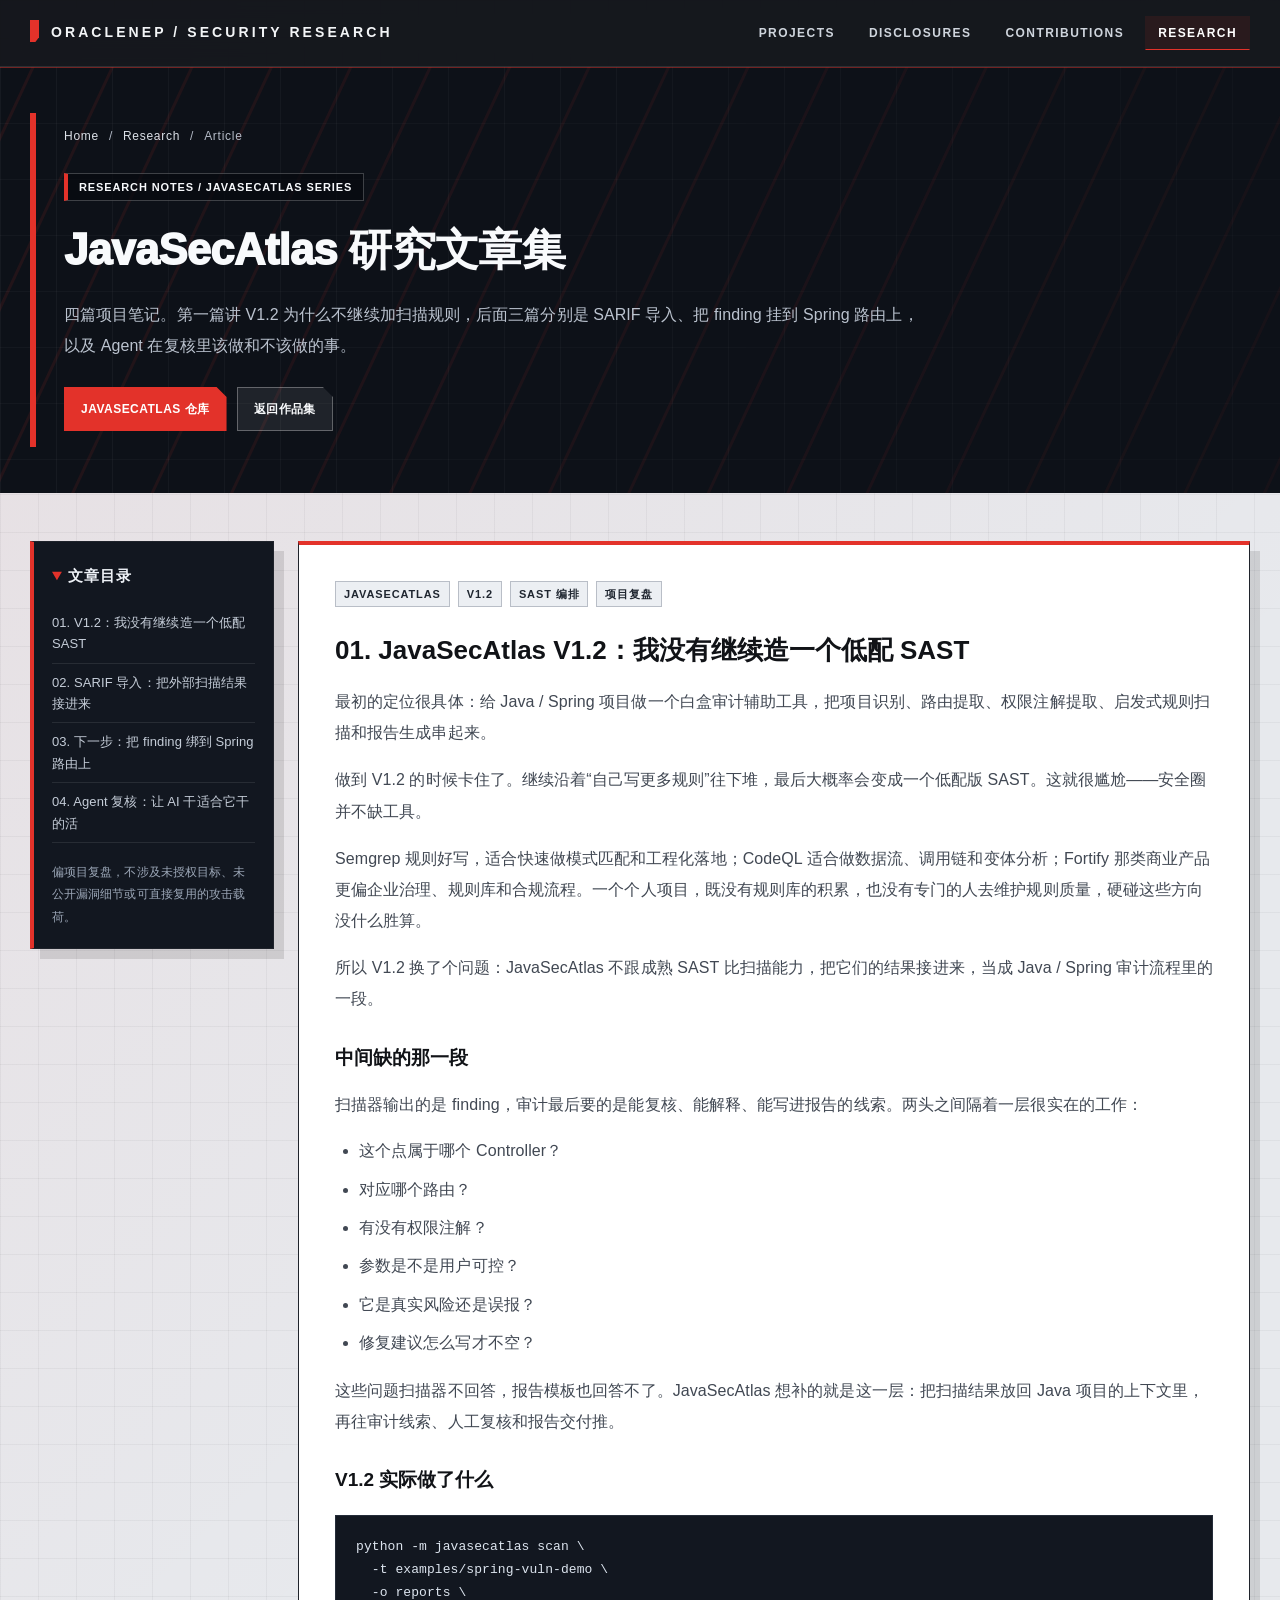
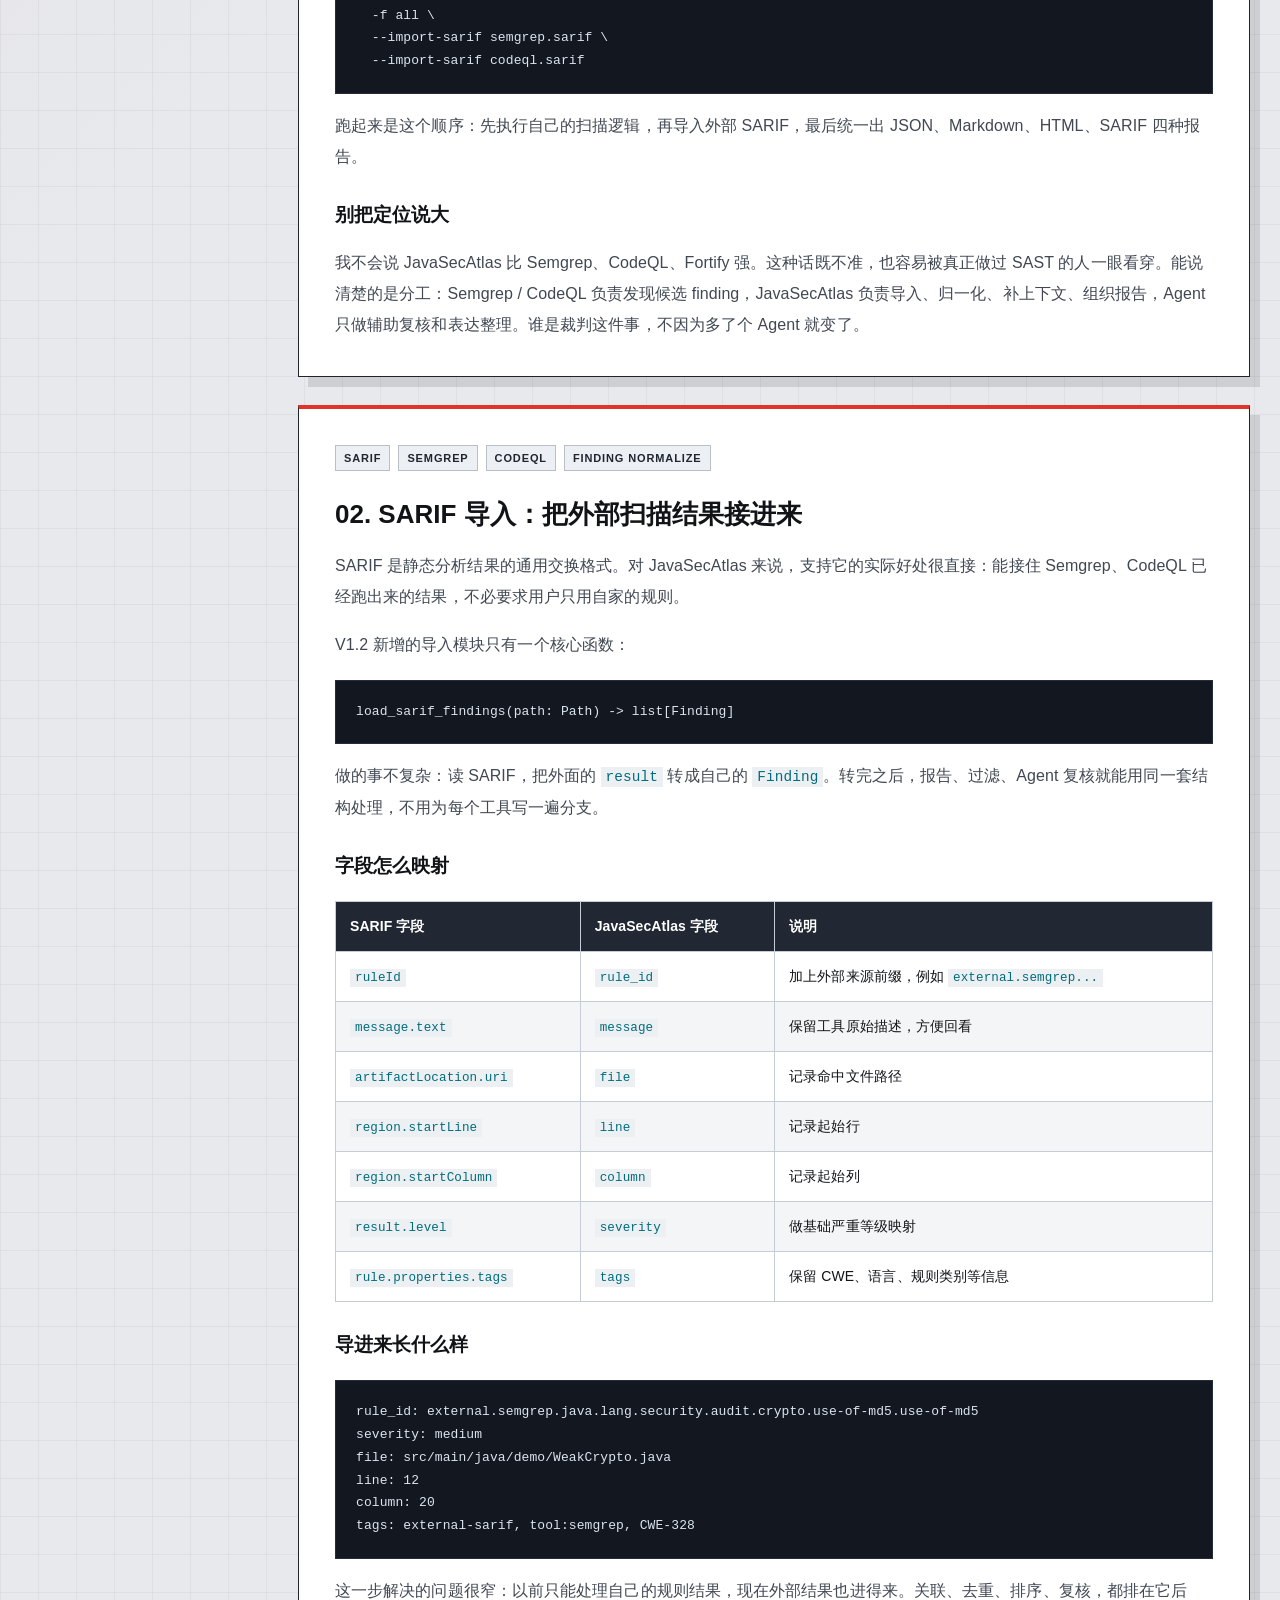
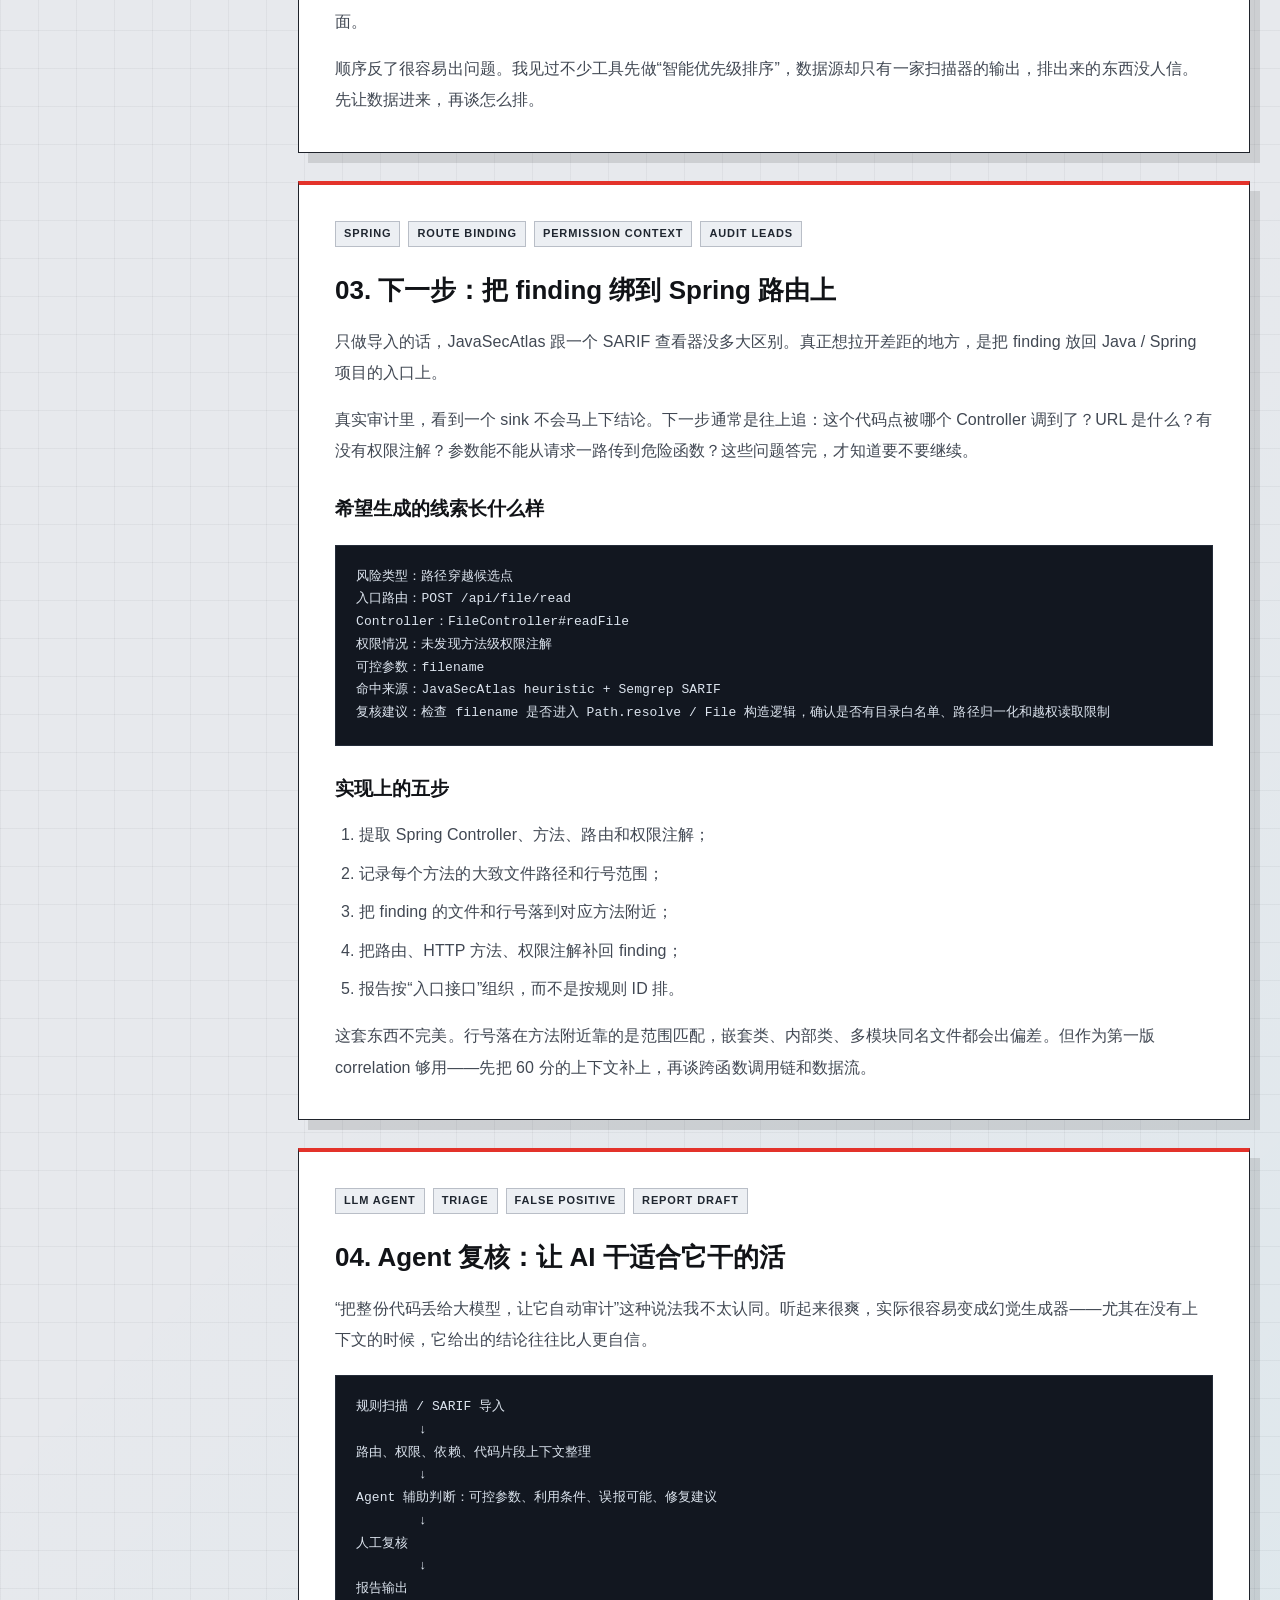
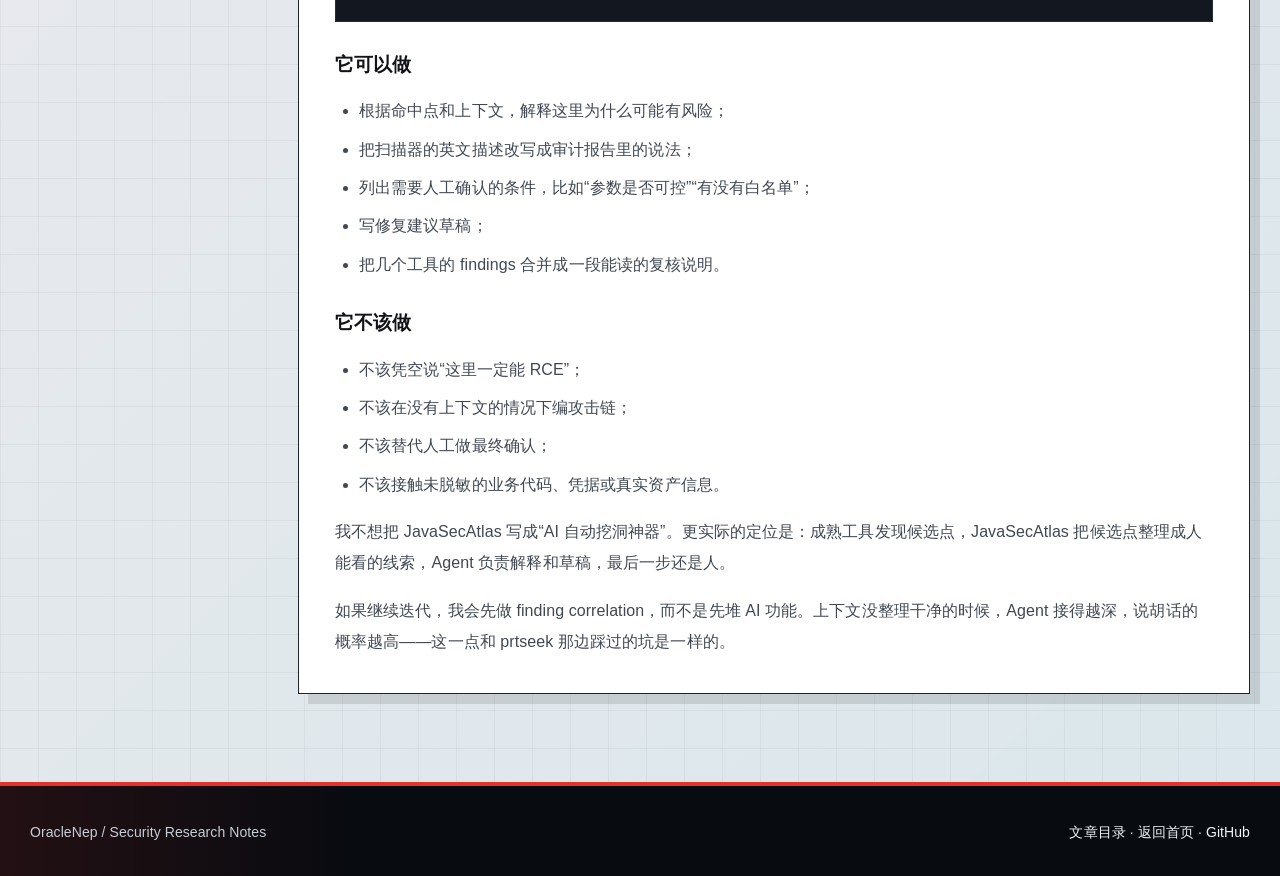
<file: research/javasecatlas-series.html>
<!doctype html>
<html lang="zh-CN">
<head>
  <meta charset="utf-8" />
  <meta name="viewport" content="width=device-width, initial-scale=1" />
  <meta name="robots" content="index, follow, max-snippet:-1, max-image-preview:large, max-video-preview:-1" />
  <meta name="author" content="OracleNep" />
  <meta name="description" content="JavaSecAtlas V1.2 的四篇项目笔记：为什么不再加扫描规则，为什么接 Semgrep / CodeQL 的 SARIF，以及 finding 关联 Spring 路由和 Agent 复核各自该做到哪一步。" />
  <meta name="keywords" content="JavaSecAtlas, Java 安全, Java 代码审计, Spring 安全, SARIF, Semgrep, CodeQL, SAST, LLM Agent, 安全工具开发" />
  <link rel="canonical" href="https://oraclenep.github.io/research/javasecatlas-series.html" />
  <meta property="og:type" content="article" />
  <meta property="og:title" content="JavaSecAtlas 研究文章集｜从低配 SAST 到 Java 审计工作台" />
  <meta property="og:description" content="V1.2 之后的四篇项目笔记：不做低配 SAST，接 SARIF，把 finding 挂到路由上，以及让 Agent 只干它擅长的部分。" />
  <meta property="og:url" content="https://oraclenep.github.io/research/javasecatlas-series.html" />
  <meta property="og:site_name" content="OracleNep Research Notes" />
  <meta property="article:author" content="OracleNep" />
  <meta property="article:published_time" content="2026-06-10T00:00:00+08:00" />
  <meta property="article:modified_time" content="2026-11-14T00:00:00+08:00" />
  <meta property="article:tag" content="JavaSecAtlas" />
  <meta property="article:tag" content="Java Security" />
  <meta property="article:tag" content="SARIF" />
  <meta property="article:tag" content="Semgrep" />
  <meta property="article:tag" content="CodeQL" />
  <meta name="twitter:card" content="summary" />
  <meta name="twitter:title" content="JavaSecAtlas 研究文章集｜OracleNep" />
  <meta name="twitter:description" content="JavaSecAtlas V1.2、SARIF 导入、Spring 路由关联和 Agent 复核的取舍。" />
  <title>JavaSecAtlas 研究文章集｜从低配 SAST 到 Java 审计工作台</title>
  <script type="application/ld+json">
  {
    "@context": "https://schema.org",
    "@type": "Article",
    "headline": "JavaSecAtlas 研究文章集：从低配 SAST 到 Java 审计工作台",
    "description": "JavaSecAtlas V1.2 的四篇项目笔记:为什么不再加扫描规则,为什么接 Semgrep / CodeQL 的 SARIF,以及 finding 关联 Spring 路由和 Agent 复核各自该做到哪一步。",
    "url": "https://oraclenep.github.io/research/javasecatlas-series.html",
    "mainEntityOfPage": "https://oraclenep.github.io/research/javasecatlas-series.html",
    "datePublished": "2026-06-10T00:00:00+08:00",
    "dateModified": "2026-11-14T00:00:00+08:00",
    "inLanguage": "zh-CN",
    "author": {
      "@type": "Person",
      "name": "OracleNep",
      "url": "https://github.com/OracleNep"
    },
    "publisher": {
      "@type": "Person",
      "name": "OracleNep",
      "url": "https://oraclenep.github.io/"
    },
    "keywords": ["JavaSecAtlas", "Java Security", "Java 代码审计", "Spring 安全", "SARIF", "Semgrep", "CodeQL", "SAST", "LLM Agent"],
    "articleSection": ["Java 安全", "代码审计", "安全工具开发"],
    "about": [
      {"@type": "Thing", "name": "JavaSecAtlas"},
      {"@type": "Thing", "name": "SARIF"},
      {"@type": "Thing", "name": "Semgrep"},
      {"@type": "Thing", "name": "CodeQL"},
      {"@type": "Thing", "name": "Java white-box audit"}
    ]
  }
  </script>
  <link rel="stylesheet" href="../assets/site.css?v=20261114-research" />
</head>
<body class="research-page research-article">
  <header class="topbar">
    <nav class="nav" aria-label="主导航">
      <a class="brand" href="../">OracleNep / Security Research</a>
      <div class="nav-links">
        <a href="../#projects">Projects</a>
        <a href="../#vulns">Disclosures</a>
        <a href="../#contributions">Contributions</a>
        <a href="./" aria-current="page">Research</a>
      </div>
    </nav>
  </header>
  <main>
    <section class="hero">
      <div class="inner">
        <div class="hero-copy">
          <nav class="breadcrumb" aria-label="面包屑"><a href="../">Home</a><span aria-hidden="true">/</span><a href="./">Research</a><span aria-hidden="true">/</span><span>Article</span></nav>
          <span class="eyebrow">Research Notes / JavaSecAtlas Series</span>
          <h1>JavaSecAtlas 研究文章集</h1>
          <p class="subtitle">四篇项目笔记。第一篇讲 V1.2 为什么不继续加扫描规则，后面三篇分别是 SARIF 导入、把 finding 挂到 Spring 路由上，以及 Agent 在复核里该做和不该做的事。</p>
          <div class="actions">
            <a class="button primary" href="https://github.com/Team-intN18-SoybeanSeclab/JavaSecAtlas" target="_blank" rel="noreferrer">JavaSecAtlas 仓库</a>
            <a class="button" href="../index.html">返回作品集</a>
          </div>
        </div>
      </div>
    </section>
    <div class="inner layout">
      <aside class="toc" aria-label="文章目录">
        <details open>
          <summary>文章目录</summary>
          <div class="toc-content">
            <a href="#article-1">01. V1.2：我没有继续造一个低配 SAST</a>
            <a href="#article-2">02. SARIF 导入：把外部扫描结果接进来</a>
            <a href="#article-3">03. 下一步：把 finding 绑到 Spring 路由上</a>
            <a href="#article-4">04. Agent 复核：让 AI 干适合它干的活</a>
            <p class="small">偏项目复盘，不涉及未授权目标、未公开漏洞细节或可直接复用的攻击载荷。</p>
          </div>
        </details>
      </aside>
      <section class="article-list">
        <article class="article" id="article-1">
          <div class="meta"><span class="tag">JavaSecAtlas</span><span class="tag">V1.2</span><span class="tag">SAST 编排</span><span class="tag">项目复盘</span></div>
          <h2>01. JavaSecAtlas V1.2：我没有继续造一个低配 SAST</h2>
          <p>最初的定位很具体：给 Java / Spring 项目做一个白盒审计辅助工具，把项目识别、路由提取、权限注解提取、启发式规则扫描和报告生成串起来。</p>
          <p>做到 V1.2 的时候卡住了。继续沿着“自己写更多规则”往下堆，最后大概率会变成一个低配版 SAST。这就很尴尬——安全圈并不缺工具。</p>
          <p>Semgrep 规则好写，适合快速做模式匹配和工程化落地；CodeQL 适合做数据流、调用链和变体分析；Fortify 那类商业产品更偏企业治理、规则库和合规流程。一个个人项目，既没有规则库的积累，也没有专门的人去维护规则质量，硬碰这些方向没什么胜算。</p>
          <p>所以 V1.2 换了个问题：JavaSecAtlas 不跟成熟 SAST 比扫描能力，把它们的结果接进来，当成 Java / Spring 审计流程里的一段。</p>
          <h3>中间缺的那一段</h3>
          <p>扫描器输出的是 finding，审计最后要的是能复核、能解释、能写进报告的线索。两头之间隔着一层很实在的工作：</p>
          <ul><li>这个点属于哪个 Controller？</li><li>对应哪个路由？</li><li>有没有权限注解？</li><li>参数是不是用户可控？</li><li>它是真实风险还是误报？</li><li>修复建议怎么写才不空？</li></ul>
          <p>这些问题扫描器不回答，报告模板也回答不了。JavaSecAtlas 想补的就是这一层：把扫描结果放回 Java 项目的上下文里，再往审计线索、人工复核和报告交付推。</p>
          <h3>V1.2 实际做了什么</h3>
          <pre><code>python -m javasecatlas scan \
  -t examples/spring-vuln-demo \
  -o reports \
  -f all \
  --import-sarif semgrep.sarif \
  --import-sarif codeql.sarif</code></pre>
          <p>跑起来是这个顺序：先执行自己的扫描逻辑，再导入外部 SARIF，最后统一出 JSON、Markdown、HTML、SARIF 四种报告。</p>
          <h3>别把定位说大</h3>
          <p>我不会说 JavaSecAtlas 比 Semgrep、CodeQL、Fortify 强。这种话既不准，也容易被真正做过 SAST 的人一眼看穿。能说清楚的是分工：Semgrep / CodeQL 负责发现候选 finding，JavaSecAtlas 负责导入、归一化、补上下文、组织报告，Agent 只做辅助复核和表达整理。谁是裁判这件事，不因为多了个 Agent 就变了。</p>
        </article>
        <article class="article" id="article-2">
          <div class="meta"><span class="tag">SARIF</span><span class="tag">Semgrep</span><span class="tag">CodeQL</span><span class="tag">Finding Normalize</span></div>
          <h2>02. SARIF 导入：把外部扫描结果接进来</h2>
          <p>SARIF 是静态分析结果的通用交换格式。对 JavaSecAtlas 来说，支持它的实际好处很直接：能接住 Semgrep、CodeQL 已经跑出来的结果，不必要求用户只用自家的规则。</p>
          <p>V1.2 新增的导入模块只有一个核心函数：</p>
          <pre><code>load_sarif_findings(path: Path) -&gt; list[Finding]</code></pre>
          <p>做的事不复杂：读 SARIF，把外面的 <code>result</code> 转成自己的 <code>Finding</code>。转完之后，报告、过滤、Agent 复核就能用同一套结构处理，不用为每个工具写一遍分支。</p>
          <h3>字段怎么映射</h3>
          <div class="table-scroll" role="region" aria-label="文章表格，可横向滚动" tabindex="0"><table><thead><tr><th>SARIF 字段</th><th>JavaSecAtlas 字段</th><th>说明</th></tr></thead><tbody><tr><td><code>ruleId</code></td><td><code>rule_id</code></td><td>加上外部来源前缀，例如 <code>external.semgrep...</code></td></tr><tr><td><code>message.text</code></td><td><code>message</code></td><td>保留工具原始描述，方便回看</td></tr><tr><td><code>artifactLocation.uri</code></td><td><code>file</code></td><td>记录命中文件路径</td></tr><tr><td><code>region.startLine</code></td><td><code>line</code></td><td>记录起始行</td></tr><tr><td><code>region.startColumn</code></td><td><code>column</code></td><td>记录起始列</td></tr><tr><td><code>result.level</code></td><td><code>severity</code></td><td>做基础严重等级映射</td></tr><tr><td><code>rule.properties.tags</code></td><td><code>tags</code></td><td>保留 CWE、语言、规则类别等信息</td></tr></tbody></table></div>
          <h3>导进来长什么样</h3>
          <pre><code>rule_id: external.semgrep.java.lang.security.audit.crypto.use-of-md5.use-of-md5
severity: medium
file: src/main/java/demo/WeakCrypto.java
line: 12
column: 20
tags: external-sarif, tool:semgrep, CWE-328</code></pre>
          <p>这一步解决的问题很窄：以前只能处理自己的规则结果，现在外部结果也进得来。关联、去重、排序、复核，都排在它后面。</p>
          <p>顺序反了很容易出问题。我见过不少工具先做“智能优先级排序”，数据源却只有一家扫描器的输出，排出来的东西没人信。先让数据进来，再谈怎么排。</p>
        </article>
        <article class="article" id="article-3">
          <div class="meta"><span class="tag">Spring</span><span class="tag">Route Binding</span><span class="tag">Permission Context</span><span class="tag">Audit Leads</span></div>
          <h2>03. 下一步：把 finding 绑到 Spring 路由上</h2>
          <p>只做导入的话，JavaSecAtlas 跟一个 SARIF 查看器没多大区别。真正想拉开差距的地方，是把 finding 放回 Java / Spring 项目的入口上。</p>
          <p>真实审计里，看到一个 sink 不会马上下结论。下一步通常是往上追：这个代码点被哪个 Controller 调到了？URL 是什么？有没有权限注解？参数能不能从请求一路传到危险函数？这些问题答完，才知道要不要继续。</p>
          <h3>希望生成的线索长什么样</h3>
          <pre><code>风险类型：路径穿越候选点
入口路由：POST /api/file/read
Controller：FileController#readFile
权限情况：未发现方法级权限注解
可控参数：filename
命中来源：JavaSecAtlas heuristic + Semgrep SARIF
复核建议：检查 filename 是否进入 Path.resolve / File 构造逻辑，确认是否有目录白名单、路径归一化和越权读取限制</code></pre>
          <h3>实现上的五步</h3>
          <ol><li>提取 Spring Controller、方法、路由和权限注解；</li><li>记录每个方法的大致文件路径和行号范围；</li><li>把 finding 的文件和行号落到对应方法附近；</li><li>把路由、HTTP 方法、权限注解补回 finding；</li><li>报告按“入口接口”组织，而不是按规则 ID 排。</li></ol>
          <p>这套东西不完美。行号落在方法附近靠的是范围匹配，嵌套类、内部类、多模块同名文件都会出偏差。但作为第一版 correlation 够用——先把 60 分的上下文补上，再谈跨函数调用链和数据流。</p>
        </article>
        <article class="article" id="article-4">
          <div class="meta"><span class="tag">LLM Agent</span><span class="tag">Triage</span><span class="tag">False Positive</span><span class="tag">Report Draft</span></div>
          <h2>04. Agent 复核：让 AI 干适合它干的活</h2>
          <p>“把整份代码丢给大模型，让它自动审计”这种说法我不太认同。听起来很爽，实际很容易变成幻觉生成器——尤其在没有上下文的时候，它给出的结论往往比人更自信。</p>
          <pre><code>规则扫描 / SARIF 导入
        ↓
路由、权限、依赖、代码片段上下文整理
        ↓
Agent 辅助判断：可控参数、利用条件、误报可能、修复建议
        ↓
人工复核
        ↓
报告输出</code></pre>
          <h3>它可以做</h3>
          <ul><li>根据命中点和上下文，解释这里为什么可能有风险；</li><li>把扫描器的英文描述改写成审计报告里的说法；</li><li>列出需要人工确认的条件，比如“参数是否可控”“有没有白名单”；</li><li>写修复建议草稿；</li><li>把几个工具的 findings 合并成一段能读的复核说明。</li></ul>
          <h3>它不该做</h3>
          <ul><li>不该凭空说“这里一定能 RCE”；</li><li>不该在没有上下文的情况下编攻击链；</li><li>不该替代人工做最终确认；</li><li>不该接触未脱敏的业务代码、凭据或真实资产信息。</li></ul>
          <p>我不想把 JavaSecAtlas 写成“AI 自动挖洞神器”。更实际的定位是：成熟工具发现候选点，JavaSecAtlas 把候选点整理成人能看的线索，Agent 负责解释和草稿，最后一步还是人。</p>
          <p>如果继续迭代，我会先做 finding correlation，而不是先堆 AI 功能。上下文没整理干净的时候，Agent 接得越深，说胡话的概率越高——这一点和 prtseek 那边踩过的坑是一样的。</p>
        </article>
      </section>
    </div>
  </main>
  <footer class="footer">
    <div class="inner">
      <span>OracleNep / Security Research Notes</span>
      <span><a href="./">文章目录</a> · <a href="../">返回首页</a> · <a href="https://github.com/OracleNep" target="_blank" rel="noreferrer">GitHub</a></span>
    </div>
  </footer>
  <script src="../assets/research.js?v=20261114-research" defer></script>
</body>
</html>
</file>
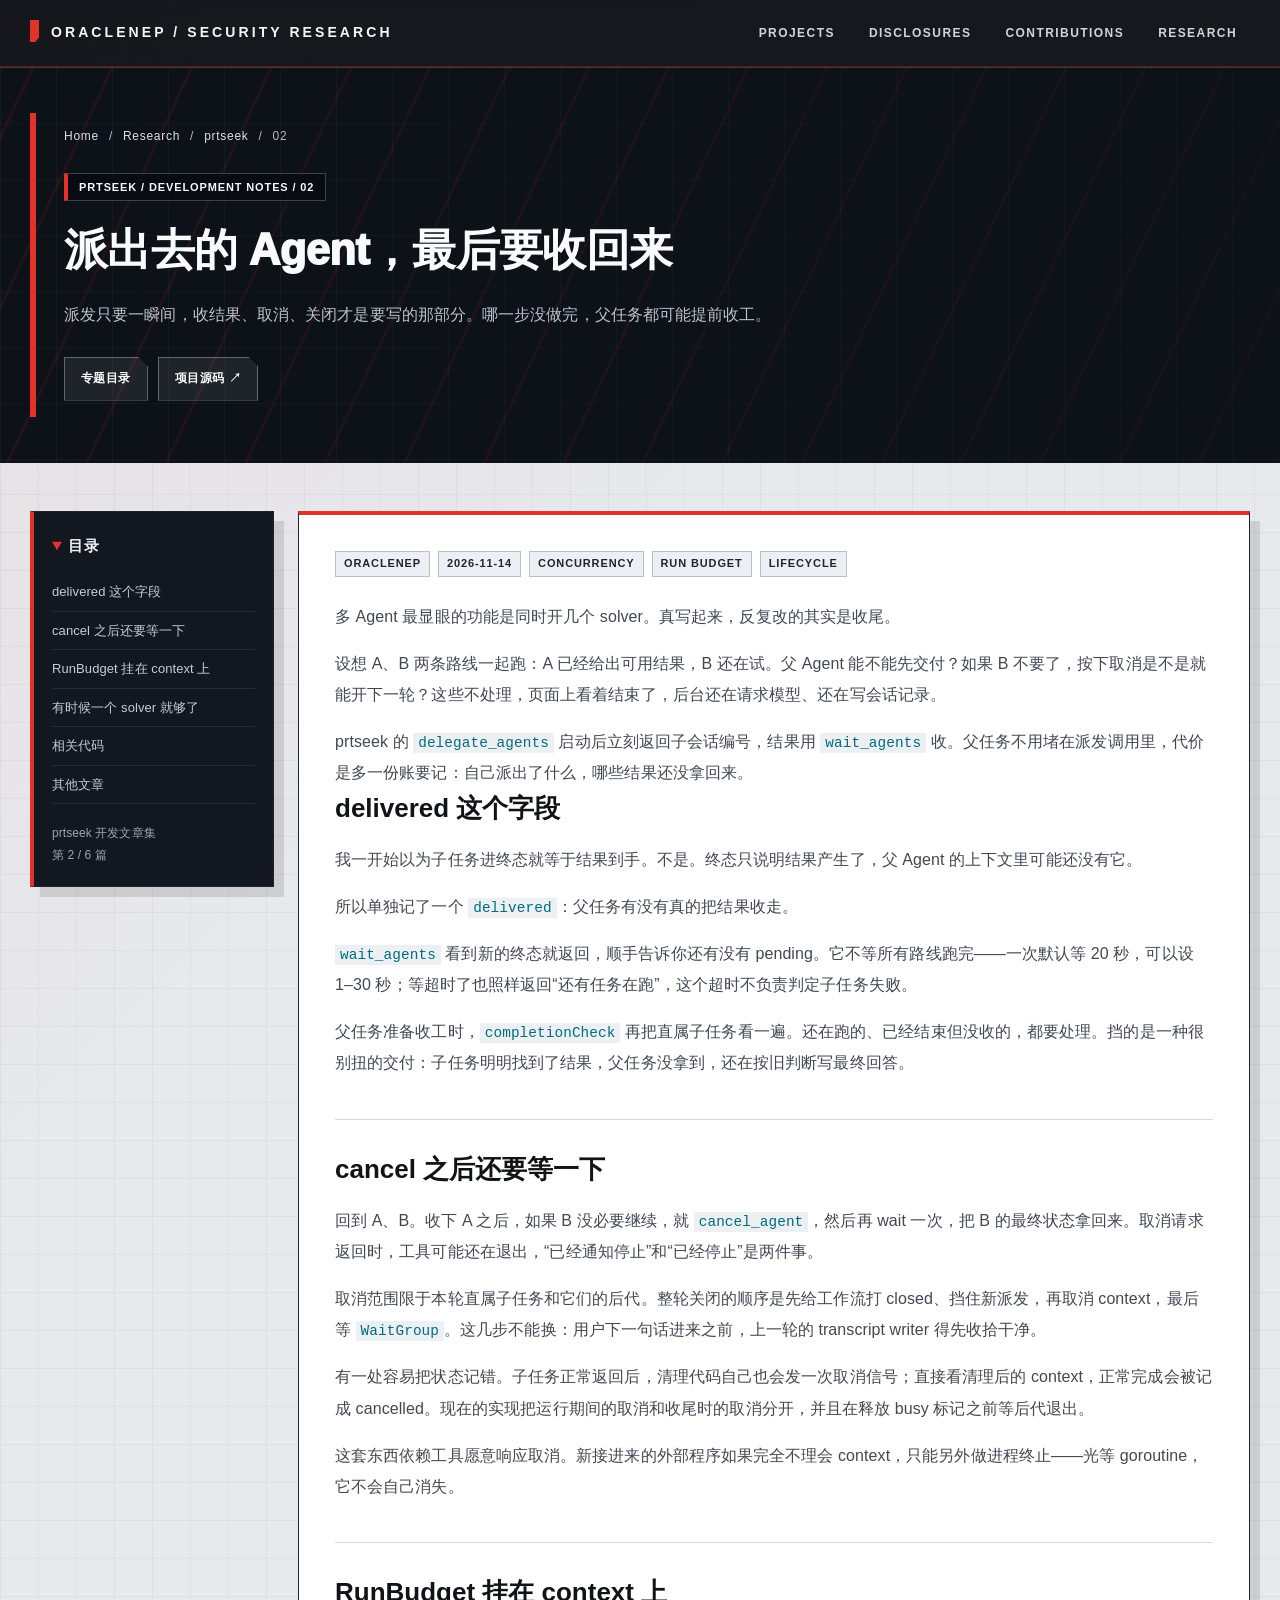
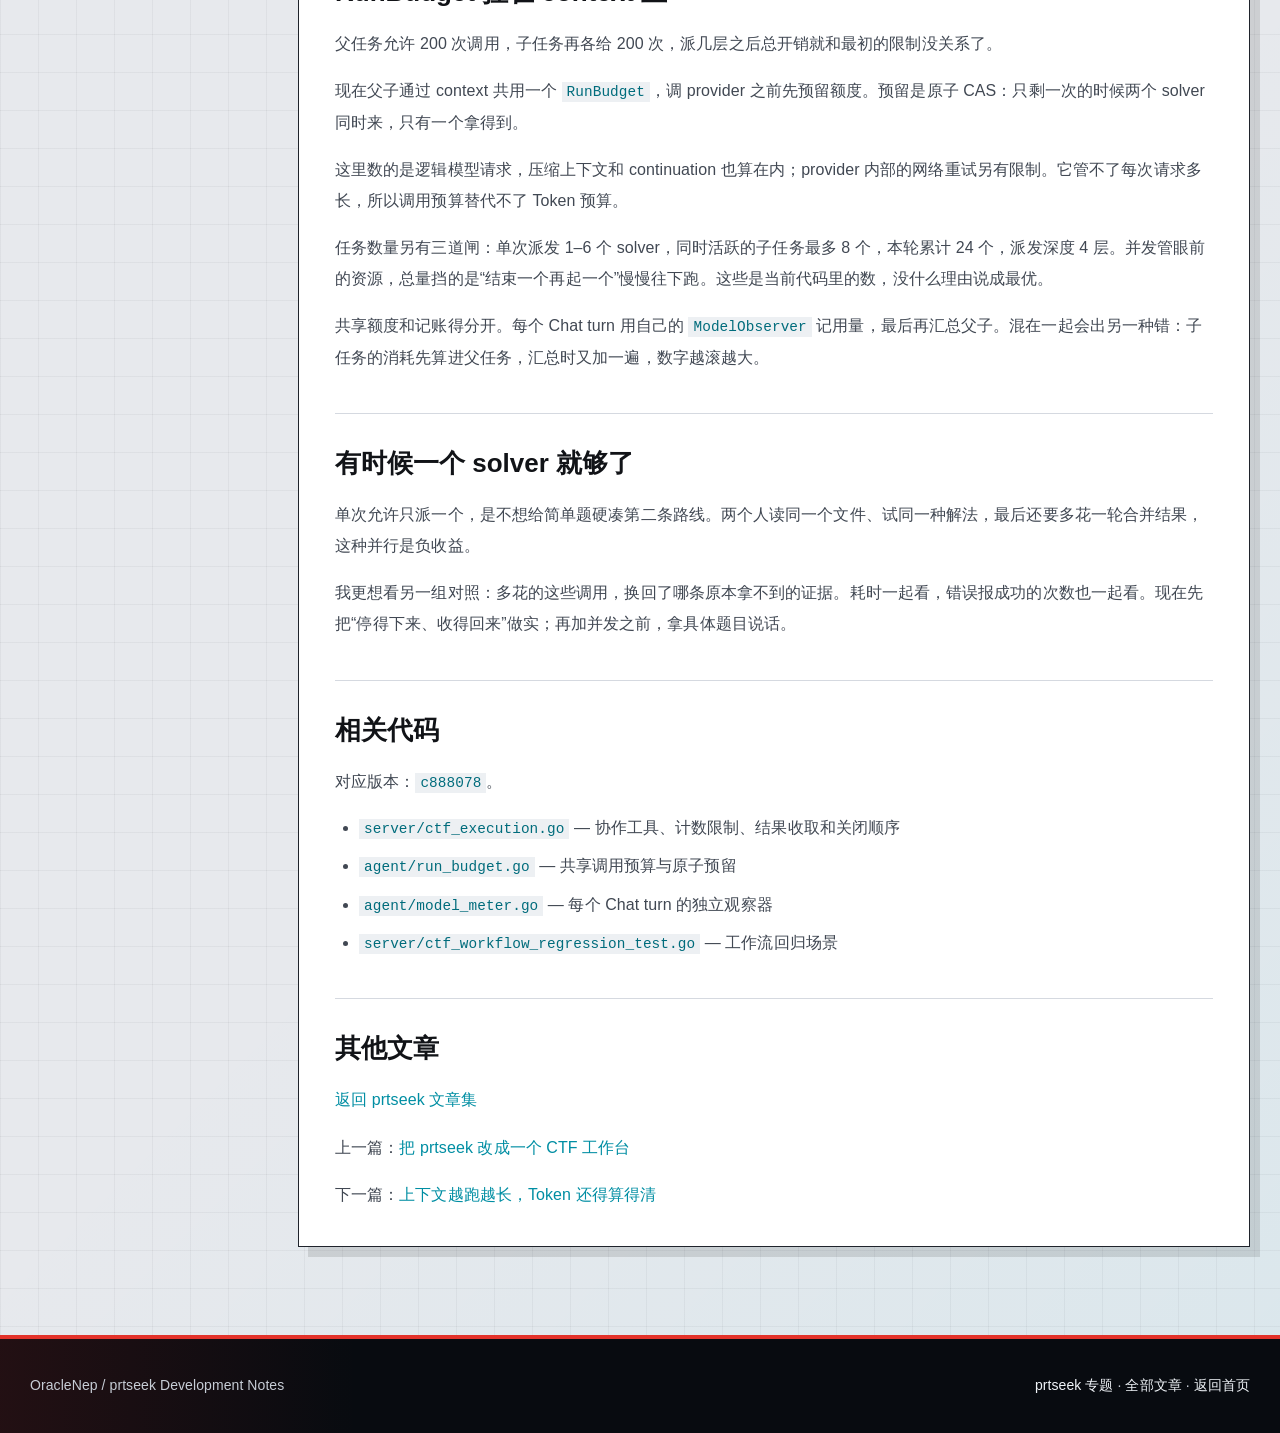
<file: research/prtseek/bounded-agent-collaboration.html>
<!doctype html>
<html lang="zh-CN">
<head>
  <meta charset="utf-8" />
  <meta name="viewport" content="width=device-width, initial-scale=1" />
  <meta name="robots" content="index, follow, max-snippet:-1, max-image-preview:large, max-video-preview:-1" />
  <meta name="author" content="OracleNep" />
  <meta name="description" content="派发只要一瞬间，收结果、取消、关闭才是要写的部分。每一步没做完，父任务都可能提前收工。" />
  <link rel="canonical" href="https://oraclenep.github.io/research/prtseek/bounded-agent-collaboration.html" />
  <meta property="og:type" content="article" />
  <meta property="og:title" content="派出去的 Agent，最后要收回来｜prtseek 开发笔记" />
  <meta property="og:description" content="派发只要一瞬间，收结果、取消、关闭才是要写的部分。每一步没做完，父任务都可能提前收工。" />
  <meta property="og:url" content="https://oraclenep.github.io/research/prtseek/bounded-agent-collaboration.html" />
  <meta property="og:site_name" content="OracleNep Research Notes" />
  <meta property="article:published_time" content="2026-11-14T00:00:00+08:00" />
  <meta property="article:modified_time" content="2026-11-14T00:00:00+08:00" />
  <meta name="twitter:card" content="summary" />
  <meta name="twitter:title" content="派出去的 Agent，最后要收回来｜prtseek 开发笔记" />
  <meta name="twitter:description" content="派发只要一瞬间，收结果、取消、关闭才是要写的部分。每一步没做完，父任务都可能提前收工。" />
  <title>派出去的 Agent，最后要收回来｜prtseek 开发笔记｜OracleNep</title>
  <script type="application/ld+json">
{
  "@context": "https://schema.org",
  "@type": "TechArticle",
  "headline": "派出去的 Agent，最后要收回来",
  "description": "派发只要一瞬间，收结果、取消、关闭才是要写的部分。每一步没做完，父任务都可能提前收工。",
  "url": "https://oraclenep.github.io/research/prtseek/bounded-agent-collaboration.html",
  "mainEntityOfPage": "https://oraclenep.github.io/research/prtseek/bounded-agent-collaboration.html",
  "datePublished": "2026-11-14",
  "dateModified": "2026-11-14",
  "inLanguage": "zh-CN",
  "author": {
    "@type": "Person",
    "name": "OracleNep",
    "url": "https://github.com/OracleNep"
  },
  "isPartOf": {
    "@type": "CollectionPage",
    "name": "prtseek 开发文章集",
    "url": "https://oraclenep.github.io/research/prtseek/"
  },
  "keywords": [
    "prtseek",
    "Concurrency",
    "Run budget",
    "Lifecycle"
  ],
  "citation": [
    "https://github.com/Team-intN18-SoybeanSeclab/prtseek/blob/c888078cf58ef609946ab31aec7a1c87b9b9981c/server/ctf_execution.go",
    "https://github.com/Team-intN18-SoybeanSeclab/prtseek/blob/c888078cf58ef609946ab31aec7a1c87b9b9981c/agent/run_budget.go",
    "https://github.com/Team-intN18-SoybeanSeclab/prtseek/blob/c888078cf58ef609946ab31aec7a1c87b9b9981c/agent/model_meter.go",
    "https://github.com/Team-intN18-SoybeanSeclab/prtseek/blob/c888078cf58ef609946ab31aec7a1c87b9b9981c/server/ctf_workflow_regression_test.go"
  ]
}
  </script>
  <link rel="stylesheet" href="../../assets/site.css?v=20261114-research" />
</head>
<body class="research-page research-article">
<header class="topbar">
  <nav class="nav" aria-label="主导航">
    <a class="brand" href="../../">OracleNep / Security Research</a>
    <div class="nav-links">
      <a href="../../#projects">Projects</a>
      <a href="../../#vulns">Disclosures</a>
      <a href="../../#contributions">Contributions</a>
      <a href="../">Research</a>
    </div>
  </nav>
</header>
<main>
<section class="hero"><div class="inner"><div class="hero-copy">
  <nav class="breadcrumb" aria-label="面包屑"><a href="../../">Home</a><span aria-hidden="true">/</span><a href="../">Research</a><span aria-hidden="true">/</span><a href="./">prtseek</a><span aria-hidden="true">/</span><span aria-current="page">02</span></nav>
  <span class="eyebrow">prtseek / Development Notes / 02</span>
  <h1>派出去的 Agent，最后要收回来</h1>
  <p class="subtitle">派发只要一瞬间，收结果、取消、关闭才是要写的那部分。哪一步没做完，父任务都可能提前收工。</p>
  <div class="actions"><a class="button" href="./">专题目录</a><a class="button" href="https://github.com/Team-intN18-SoybeanSeclab/prtseek">项目源码 ↗</a></div>
</div></div></section><div class="inner layout">
<aside class="toc" aria-label="文章目录"><details open><summary>目录</summary><div class="toc-content"><a href="#delivery">delivered 这个字段</a><a href="#shutdown">cancel 之后还要等一下</a><a href="#budget">RunBudget 挂在 context 上</a><a href="#tradeoff">有时候一个 solver 就够了</a><a href="#sources">相关代码</a><a href="#series">其他文章</a></div></details><p class="small">prtseek 开发文章集<br>第 2 / 6 篇</p></aside>
<article>
<div class="meta"><span class="tag">OracleNep</span><span class="tag">2026-11-14</span><span class="tag">Concurrency</span><span class="tag">Run budget</span><span class="tag">Lifecycle</span></div>
<div id="async">
<p>多 Agent 最显眼的功能是同时开几个 solver。真写起来，反复改的其实是收尾。</p>
<p>设想 A、B 两条路线一起跑：A 已经给出可用结果，B 还在试。父 Agent 能不能先交付？如果 B 不要了，按下取消是不是就能开下一轮？这些不处理，页面上看着结束了，后台还在请求模型、还在写会话记录。</p>
<p>prtseek 的 <code>delegate_agents</code> 启动后立刻返回子会话编号，结果用 <code>wait_agents</code> 收。父任务不用堵在派发调用里，代价是多一份账要记：自己派出了什么，哪些结果还没拿回来。</p>
</div>
<section id="delivery"><h2>delivered 这个字段</h2>
<p>我一开始以为子任务进终态就等于结果到手。不是。终态只说明结果产生了，父 Agent 的上下文里可能还没有它。</p>
<p>所以单独记了一个 <code>delivered</code>：父任务有没有真的把结果收走。</p>
<p><code>wait_agents</code> 看到新的终态就返回，顺手告诉你还有没有 pending。它不等所有路线跑完——一次默认等 20 秒，可以设 1–30 秒；等超时了也照样返回“还有任务在跑”，这个超时不负责判定子任务失败。</p>
<p>父任务准备收工时，<code>completionCheck</code> 再把直属子任务看一遍。还在跑的、已经结束但没收的，都要处理。挡的是一种很别扭的交付：子任务明明找到了结果，父任务没拿到，还在按旧判断写最终回答。</p>
</section>
<section id="shutdown"><h2>cancel 之后还要等一下</h2>
<p>回到 A、B。收下 A 之后，如果 B 没必要继续，就 <code>cancel_agent</code>，然后再 wait 一次，把 B 的最终状态拿回来。取消请求返回时，工具可能还在退出，“已经通知停止”和“已经停止”是两件事。</p>
<p>取消范围限于本轮直属子任务和它们的后代。整轮关闭的顺序是先给工作流打 closed、挡住新派发，再取消 context，最后等 <code>WaitGroup</code>。这几步不能换：用户下一句话进来之前，上一轮的 transcript writer 得先收拾干净。</p>
<p>有一处容易把状态记错。子任务正常返回后，清理代码自己也会发一次取消信号；直接看清理后的 context，正常完成会被记成 cancelled。现在的实现把运行期间的取消和收尾时的取消分开，并且在释放 busy 标记之前等后代退出。</p>
<p>这套东西依赖工具愿意响应取消。新接进来的外部程序如果完全不理会 context，只能另外做进程终止——光等 goroutine，它不会自己消失。</p>
</section>
<section id="budget"><h2>RunBudget 挂在 context 上</h2>
<p>父任务允许 200 次调用，子任务再各给 200 次，派几层之后总开销就和最初的限制没关系了。</p>
<p>现在父子通过 context 共用一个 <code>RunBudget</code>，调 provider 之前先预留额度。预留是原子 CAS：只剩一次的时候两个 solver 同时来，只有一个拿得到。</p>
<p>这里数的是逻辑模型请求，压缩上下文和 continuation 也算在内；provider 内部的网络重试另有限制。它管不了每次请求多长，所以调用预算替代不了 Token 预算。</p>
<p id="limits">任务数量另有三道闸：单次派发 1–6 个 solver，同时活跃的子任务最多 8 个，本轮累计 24 个，派发深度 4 层。并发管眼前的资源，总量挡的是“结束一个再起一个”慢慢往下跑。这些是当前代码里的数，没什么理由说成最优。</p>
<p>共享额度和记账得分开。每个 Chat turn 用自己的 <code>ModelObserver</code> 记用量，最后再汇总父子。混在一起会出另一种错：子任务的消耗先算进父任务，汇总时又加一遍，数字越滚越大。</p>
</section>
<section id="tradeoff"><h2>有时候一个 solver 就够了</h2>
<p>单次允许只派一个，是不想给简单题硬凑第二条路线。两个人读同一个文件、试同一种解法，最后还要多花一轮合并结果，这种并行是负收益。</p>
<p>我更想看另一组对照：多花的这些调用，换回了哪条原本拿不到的证据。耗时一起看，错误报成功的次数也一起看。现在先把“停得下来、收得回来”做实；再加并发之前，拿具体题目说话。</p>
</section><section id="sources"><h2>相关代码</h2><p>对应版本：<a href="https://github.com/Team-intN18-SoybeanSeclab/prtseek/tree/c888078cf58ef609946ab31aec7a1c87b9b9981c"><code>c888078</code></a>。</p><ul><li><a href="https://github.com/Team-intN18-SoybeanSeclab/prtseek/blob/c888078cf58ef609946ab31aec7a1c87b9b9981c/server/ctf_execution.go"><code>server/ctf_execution.go</code></a> — 协作工具、计数限制、结果收取和关闭顺序</li><li><a href="https://github.com/Team-intN18-SoybeanSeclab/prtseek/blob/c888078cf58ef609946ab31aec7a1c87b9b9981c/agent/run_budget.go"><code>agent/run_budget.go</code></a> — 共享调用预算与原子预留</li><li><a href="https://github.com/Team-intN18-SoybeanSeclab/prtseek/blob/c888078cf58ef609946ab31aec7a1c87b9b9981c/agent/model_meter.go"><code>agent/model_meter.go</code></a> — 每个 Chat turn 的独立观察器</li><li><a href="https://github.com/Team-intN18-SoybeanSeclab/prtseek/blob/c888078cf58ef609946ab31aec7a1c87b9b9981c/server/ctf_workflow_regression_test.go"><code>server/ctf_workflow_regression_test.go</code></a> — 工作流回归场景</li></ul></section><section id="series"><h2>其他文章</h2><nav aria-label="系列文章导航"><p><a href="./">返回 prtseek 文章集</a></p><p>上一篇：<a rel="prev" href="workflow-architecture.html">把 prtseek 改成一个 CTF 工作台</a></p><p>下一篇：<a rel="next" href="context-observation-metering.html">上下文越跑越长，Token 还得算得清</a></p></nav></section>
</article></div>
</main>
<footer class="footer"><div class="inner">
  <span>OracleNep / prtseek Development Notes</span>
  <span><a href="./">prtseek 专题</a> · <a href="../">全部文章</a> · <a href="../../">返回首页</a></span>
</div></footer>
<script src="../../assets/research.js?v=20261114-research" defer></script>
</body>
</html>
</file>
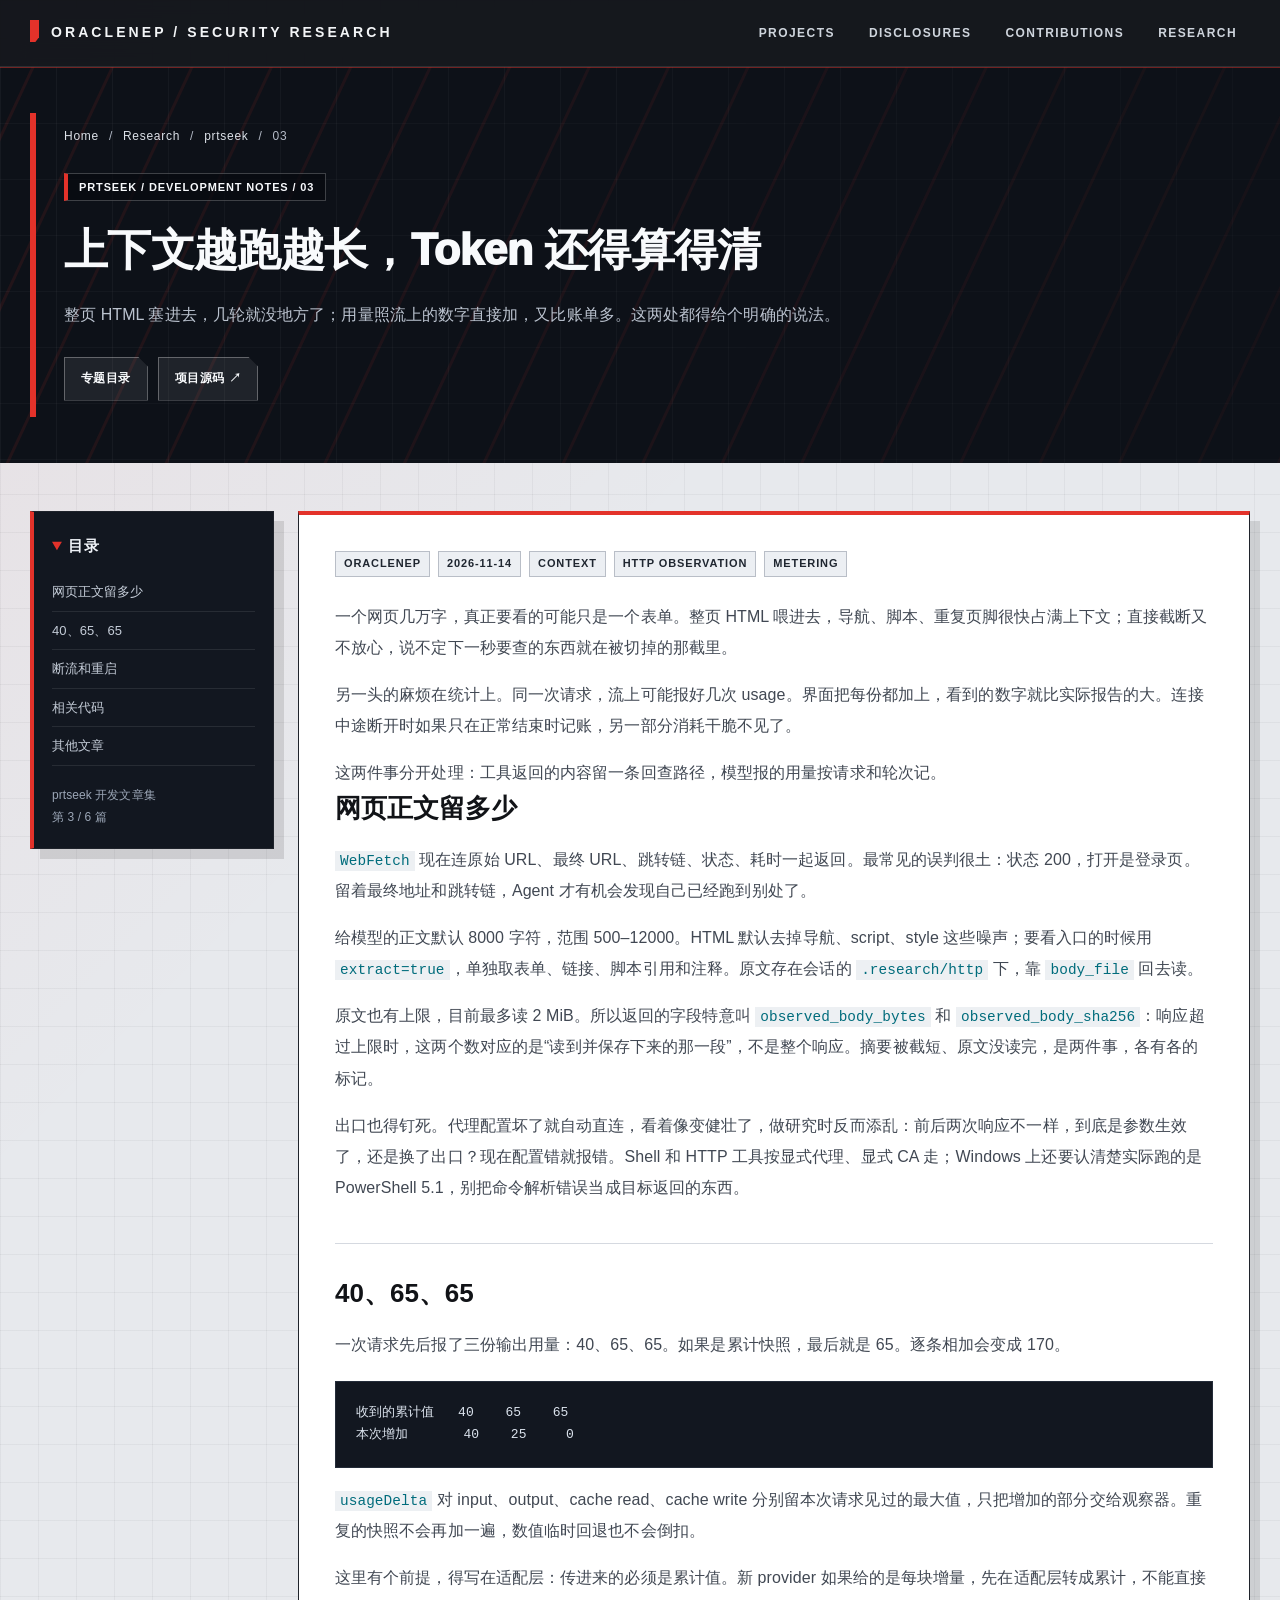
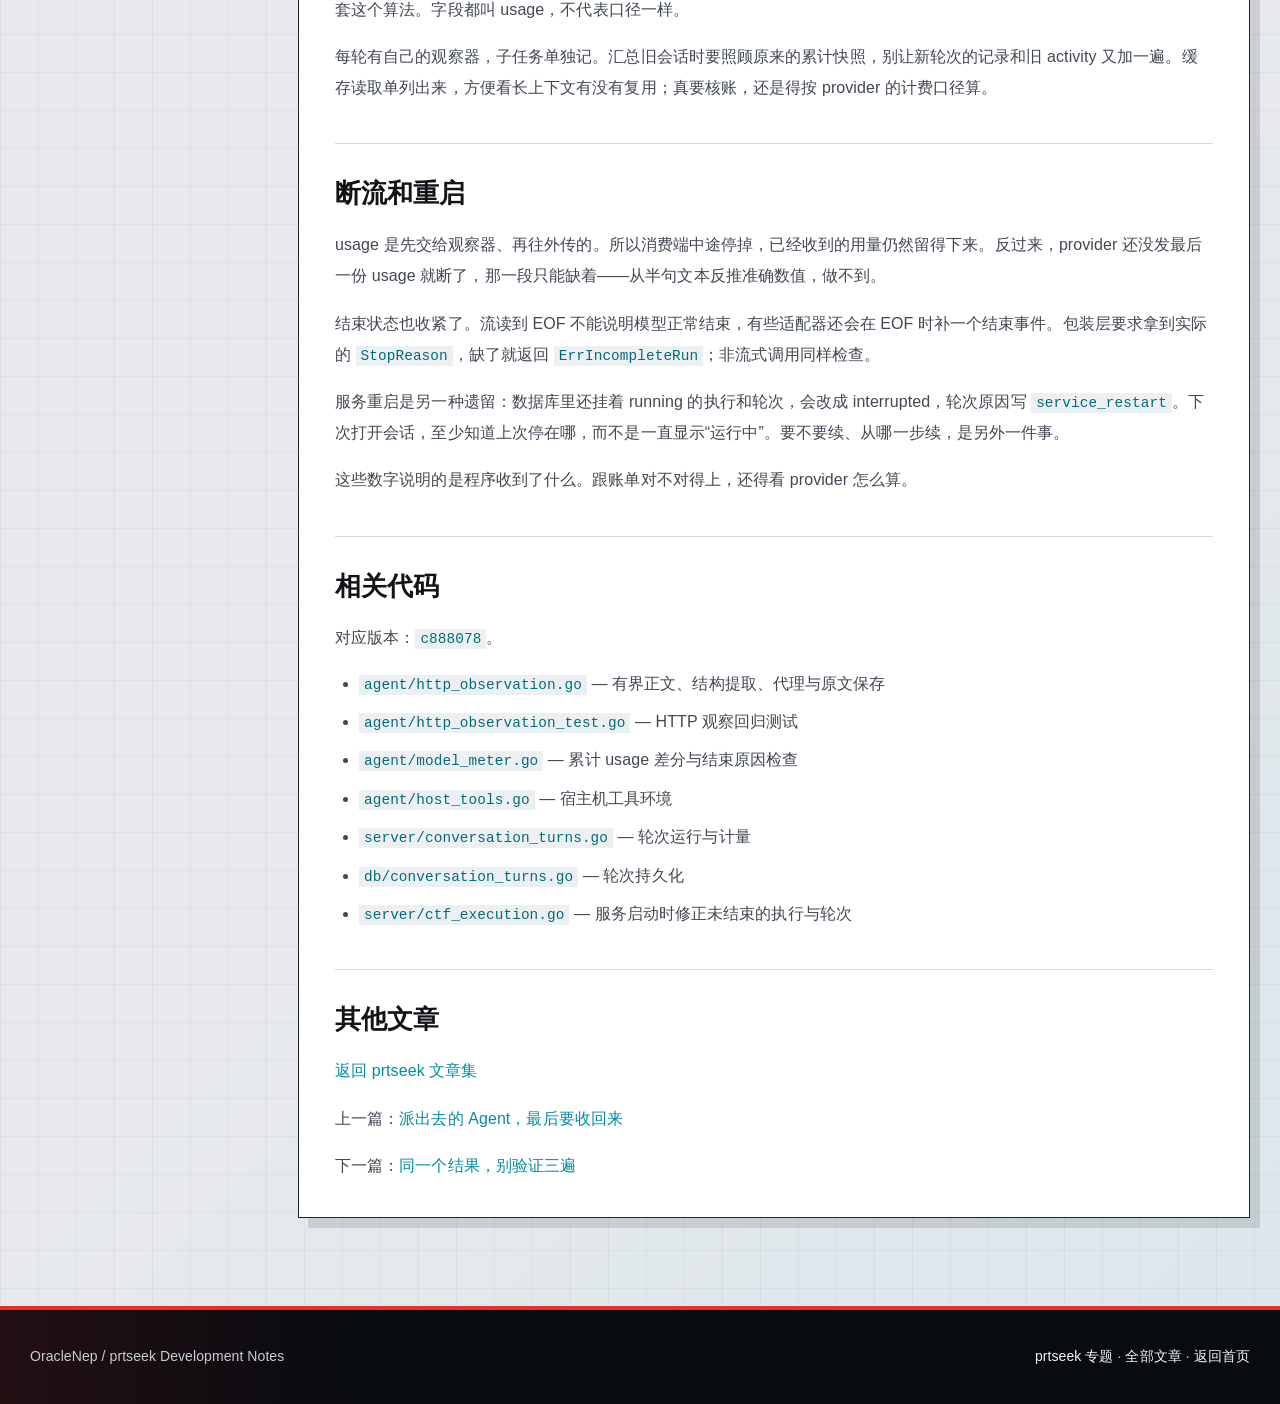
<file: research/prtseek/context-observation-metering.html>
<!doctype html>
<html lang="zh-CN">
<head>
  <meta charset="utf-8" />
  <meta name="viewport" content="width=device-width, initial-scale=1" />
  <meta name="robots" content="index, follow, max-snippet:-1, max-image-preview:large, max-video-preview:-1" />
  <meta name="author" content="OracleNep" />
  <meta name="description" content="把整页 HTML 塞进上下文，很快就没地方了；用量照流上的数字直接相加，又会比账单多。两处都得给个说法。" />
  <link rel="canonical" href="https://oraclenep.github.io/research/prtseek/context-observation-metering.html" />
  <meta property="og:type" content="article" />
  <meta property="og:title" content="上下文越跑越长，Token 还得算得清｜prtseek 开发笔记" />
  <meta property="og:description" content="把整页 HTML 塞进上下文，很快就没地方了；用量照流上的数字直接相加，又会比账单多。两处都得给个说法。" />
  <meta property="og:url" content="https://oraclenep.github.io/research/prtseek/context-observation-metering.html" />
  <meta property="og:site_name" content="OracleNep Research Notes" />
  <meta property="article:published_time" content="2026-11-14T00:00:00+08:00" />
  <meta property="article:modified_time" content="2026-11-14T00:00:00+08:00" />
  <meta name="twitter:card" content="summary" />
  <meta name="twitter:title" content="上下文越跑越长，Token 还得算得清｜prtseek 开发笔记" />
  <meta name="twitter:description" content="把整页 HTML 塞进上下文，很快就没地方了；用量照流上的数字直接相加，又会比账单多。两处都得给个说法。" />
  <title>上下文越跑越长，Token 还得算得清｜prtseek 开发笔记｜OracleNep</title>
  <script type="application/ld+json">
{
  "@context": "https://schema.org",
  "@type": "TechArticle",
  "headline": "上下文越跑越长，Token 还得算得清",
  "description": "把整页 HTML 塞进上下文，很快就没地方了；用量照流上的数字直接相加，又会比账单多。两处都得给个说法。",
  "url": "https://oraclenep.github.io/research/prtseek/context-observation-metering.html",
  "mainEntityOfPage": "https://oraclenep.github.io/research/prtseek/context-observation-metering.html",
  "datePublished": "2026-11-14",
  "dateModified": "2026-11-14",
  "inLanguage": "zh-CN",
  "author": {
    "@type": "Person",
    "name": "OracleNep",
    "url": "https://github.com/OracleNep"
  },
  "isPartOf": {
    "@type": "CollectionPage",
    "name": "prtseek 开发文章集",
    "url": "https://oraclenep.github.io/research/prtseek/"
  },
  "keywords": [
    "prtseek",
    "Context",
    "HTTP observation",
    "Metering"
  ],
  "citation": [
    "https://github.com/Team-intN18-SoybeanSeclab/prtseek/blob/c888078cf58ef609946ab31aec7a1c87b9b9981c/agent/http_observation.go",
    "https://github.com/Team-intN18-SoybeanSeclab/prtseek/blob/c888078cf58ef609946ab31aec7a1c87b9b9981c/agent/http_observation_test.go",
    "https://github.com/Team-intN18-SoybeanSeclab/prtseek/blob/c888078cf58ef609946ab31aec7a1c87b9b9981c/agent/model_meter.go",
    "https://github.com/Team-intN18-SoybeanSeclab/prtseek/blob/c888078cf58ef609946ab31aec7a1c87b9b9981c/agent/host_tools.go",
    "https://github.com/Team-intN18-SoybeanSeclab/prtseek/blob/c888078cf58ef609946ab31aec7a1c87b9b9981c/server/conversation_turns.go",
    "https://github.com/Team-intN18-SoybeanSeclab/prtseek/blob/c888078cf58ef609946ab31aec7a1c87b9b9981c/db/conversation_turns.go",
    "https://github.com/Team-intN18-SoybeanSeclab/prtseek/blob/c888078cf58ef609946ab31aec7a1c87b9b9981c/server/ctf_execution.go"
  ]
}
  </script>
  <link rel="stylesheet" href="../../assets/site.css?v=20261114-research" />
</head>
<body class="research-page research-article">
<header class="topbar">
  <nav class="nav" aria-label="主导航">
    <a class="brand" href="../../">OracleNep / Security Research</a>
    <div class="nav-links">
      <a href="../../#projects">Projects</a>
      <a href="../../#vulns">Disclosures</a>
      <a href="../../#contributions">Contributions</a>
      <a href="../">Research</a>
    </div>
  </nav>
</header>
<main>
<section class="hero"><div class="inner"><div class="hero-copy">
  <nav class="breadcrumb" aria-label="面包屑"><a href="../../">Home</a><span aria-hidden="true">/</span><a href="../">Research</a><span aria-hidden="true">/</span><a href="./">prtseek</a><span aria-hidden="true">/</span><span aria-current="page">03</span></nav>
  <span class="eyebrow">prtseek / Development Notes / 03</span>
  <h1>上下文越跑越长，Token 还得算得清</h1>
  <p class="subtitle">整页 HTML 塞进去，几轮就没地方了；用量照流上的数字直接加，又比账单多。这两处都得给个明确的说法。</p>
  <div class="actions"><a class="button" href="./">专题目录</a><a class="button" href="https://github.com/Team-intN18-SoybeanSeclab/prtseek">项目源码 ↗</a></div>
</div></div></section><div class="inner layout">
<aside class="toc" aria-label="文章目录"><details open><summary>目录</summary><div class="toc-content"><a href="#http">网页正文留多少</a><a href="#usage">40、65、65</a><a href="#interrupt">断流和重启</a><a href="#sources">相关代码</a><a href="#series">其他文章</a></div></details><p class="small">prtseek 开发文章集<br>第 3 / 6 篇</p></aside>
<article>
<div class="meta"><span class="tag">OracleNep</span><span class="tag">2026-11-14</span><span class="tag">Context</span><span class="tag">HTTP observation</span><span class="tag">Metering</span></div>
<div id="signal">
<p>一个网页几万字，真正要看的可能只是一个表单。整页 HTML 喂进去，导航、脚本、重复页脚很快占满上下文；直接截断又不放心，说不定下一秒要查的东西就在被切掉的那截里。</p>
<p>另一头的麻烦在统计上。同一次请求，流上可能报好几次 usage。界面把每份都加上，看到的数字就比实际报告的大。连接中途断开时如果只在正常结束时记账，另一部分消耗干脆不见了。</p>
<p>这两件事分开处理：工具返回的内容留一条回查路径，模型报的用量按请求和轮次记。</p>
</div>
<section id="http"><h2>网页正文留多少</h2>
<p><code>WebFetch</code> 现在连原始 URL、最终 URL、跳转链、状态、耗时一起返回。最常见的误判很土：状态 200，打开是登录页。留着最终地址和跳转链，Agent 才有机会发现自己已经跑到别处了。</p>
<p>给模型的正文默认 8000 字符，范围 500–12000。HTML 默认去掉导航、script、style 这些噪声；要看入口的时候用 <code>extract=true</code>，单独取表单、链接、脚本引用和注释。原文存在会话的 <code>.research/http</code> 下，靠 <code>body_file</code> 回去读。</p>
<p>原文也有上限，目前最多读 2 MiB。所以返回的字段特意叫 <code>observed_body_bytes</code> 和 <code>observed_body_sha256</code>：响应超过上限时，这两个数对应的是“读到并保存下来的那一段”，不是整个响应。摘要被截短、原文没读完，是两件事，各有各的标记。</p>
<p id="route">出口也得钉死。代理配置坏了就自动直连，看着像变健壮了，做研究时反而添乱：前后两次响应不一样，到底是参数生效了，还是换了出口？现在配置错就报错。Shell 和 HTTP 工具按显式代理、显式 CA 走；Windows 上还要认清楚实际跑的是 PowerShell 5.1，别把命令解析错误当成目标返回的东西。</p>
</section>
<section id="usage"><h2>40、65、65</h2>
<p>一次请求先后报了三份输出用量：40、65、65。如果是累计快照，最后就是 65。逐条相加会变成 170。</p>
<pre><code>收到的累计值   40    65    65
本次增加       40    25     0</code></pre>
<p><code>usageDelta</code> 对 input、output、cache read、cache write 分别留本次请求见过的最大值，只把增加的部分交给观察器。重复的快照不会再加一遍，数值临时回退也不会倒扣。</p>
<p>这里有个前提，得写在适配层：传进来的必须是累计值。新 provider 如果给的是每块增量，先在适配层转成累计，不能直接套这个算法。字段都叫 usage，不代表口径一样。</p>
<p>每轮有自己的观察器，子任务单独记。汇总旧会话时要照顾原来的累计快照，别让新轮次的记录和旧 activity 又加一遍。缓存读取单列出来，方便看长上下文有没有复用；真要核账，还是得按 provider 的计费口径算。</p>
</section>
<section id="interrupt"><h2>断流和重启</h2>
<p>usage 是先交给观察器、再往外传的。所以消费端中途停掉，已经收到的用量仍然留得下来。反过来，provider 还没发最后一份 usage 就断了，那一段只能缺着——从半句文本反推准确数值，做不到。</p>
<p>结束状态也收紧了。流读到 EOF 不能说明模型正常结束，有些适配器还会在 EOF 时补一个结束事件。包装层要求拿到实际的 <code>StopReason</code>，缺了就返回 <code>ErrIncompleteRun</code>；非流式调用同样检查。</p>
<p id="boundary">服务重启是另一种遗留：数据库里还挂着 running 的执行和轮次，会改成 interrupted，轮次原因写 <code>service_restart</code>。下次打开会话，至少知道上次停在哪，而不是一直显示“运行中”。要不要续、从哪一步续，是另外一件事。</p>
<p>这些数字说明的是程序收到了什么。跟账单对不对得上，还得看 provider 怎么算。</p>
</section><section id="sources"><h2>相关代码</h2><p>对应版本：<a href="https://github.com/Team-intN18-SoybeanSeclab/prtseek/tree/c888078cf58ef609946ab31aec7a1c87b9b9981c"><code>c888078</code></a>。</p><ul><li><a href="https://github.com/Team-intN18-SoybeanSeclab/prtseek/blob/c888078cf58ef609946ab31aec7a1c87b9b9981c/agent/http_observation.go"><code>agent/http_observation.go</code></a> — 有界正文、结构提取、代理与原文保存</li><li><a href="https://github.com/Team-intN18-SoybeanSeclab/prtseek/blob/c888078cf58ef609946ab31aec7a1c87b9b9981c/agent/http_observation_test.go"><code>agent/http_observation_test.go</code></a> — HTTP 观察回归测试</li><li><a href="https://github.com/Team-intN18-SoybeanSeclab/prtseek/blob/c888078cf58ef609946ab31aec7a1c87b9b9981c/agent/model_meter.go"><code>agent/model_meter.go</code></a> — 累计 usage 差分与结束原因检查</li><li><a href="https://github.com/Team-intN18-SoybeanSeclab/prtseek/blob/c888078cf58ef609946ab31aec7a1c87b9b9981c/agent/host_tools.go"><code>agent/host_tools.go</code></a> — 宿主机工具环境</li><li><a href="https://github.com/Team-intN18-SoybeanSeclab/prtseek/blob/c888078cf58ef609946ab31aec7a1c87b9b9981c/server/conversation_turns.go"><code>server/conversation_turns.go</code></a> — 轮次运行与计量</li><li><a href="https://github.com/Team-intN18-SoybeanSeclab/prtseek/blob/c888078cf58ef609946ab31aec7a1c87b9b9981c/db/conversation_turns.go"><code>db/conversation_turns.go</code></a> — 轮次持久化</li><li><a href="https://github.com/Team-intN18-SoybeanSeclab/prtseek/blob/c888078cf58ef609946ab31aec7a1c87b9b9981c/server/ctf_execution.go"><code>server/ctf_execution.go</code></a> — 服务启动时修正未结束的执行与轮次</li></ul></section><section id="series"><h2>其他文章</h2><nav aria-label="系列文章导航"><p><a href="./">返回 prtseek 文章集</a></p><p>上一篇：<a rel="prev" href="bounded-agent-collaboration.html">派出去的 Agent，最后要收回来</a></p><p>下一篇：<a rel="next" href="evidence-and-experiments.html">同一个结果，别验证三遍</a></p></nav></section>
</article></div>
</main>
<footer class="footer"><div class="inner">
  <span>OracleNep / prtseek Development Notes</span>
  <span><a href="./">prtseek 专题</a> · <a href="../">全部文章</a> · <a href="../../">返回首页</a></span>
</div></footer>
<script src="../../assets/research.js?v=20261114-research" defer></script>
</body>
</html>
</file>
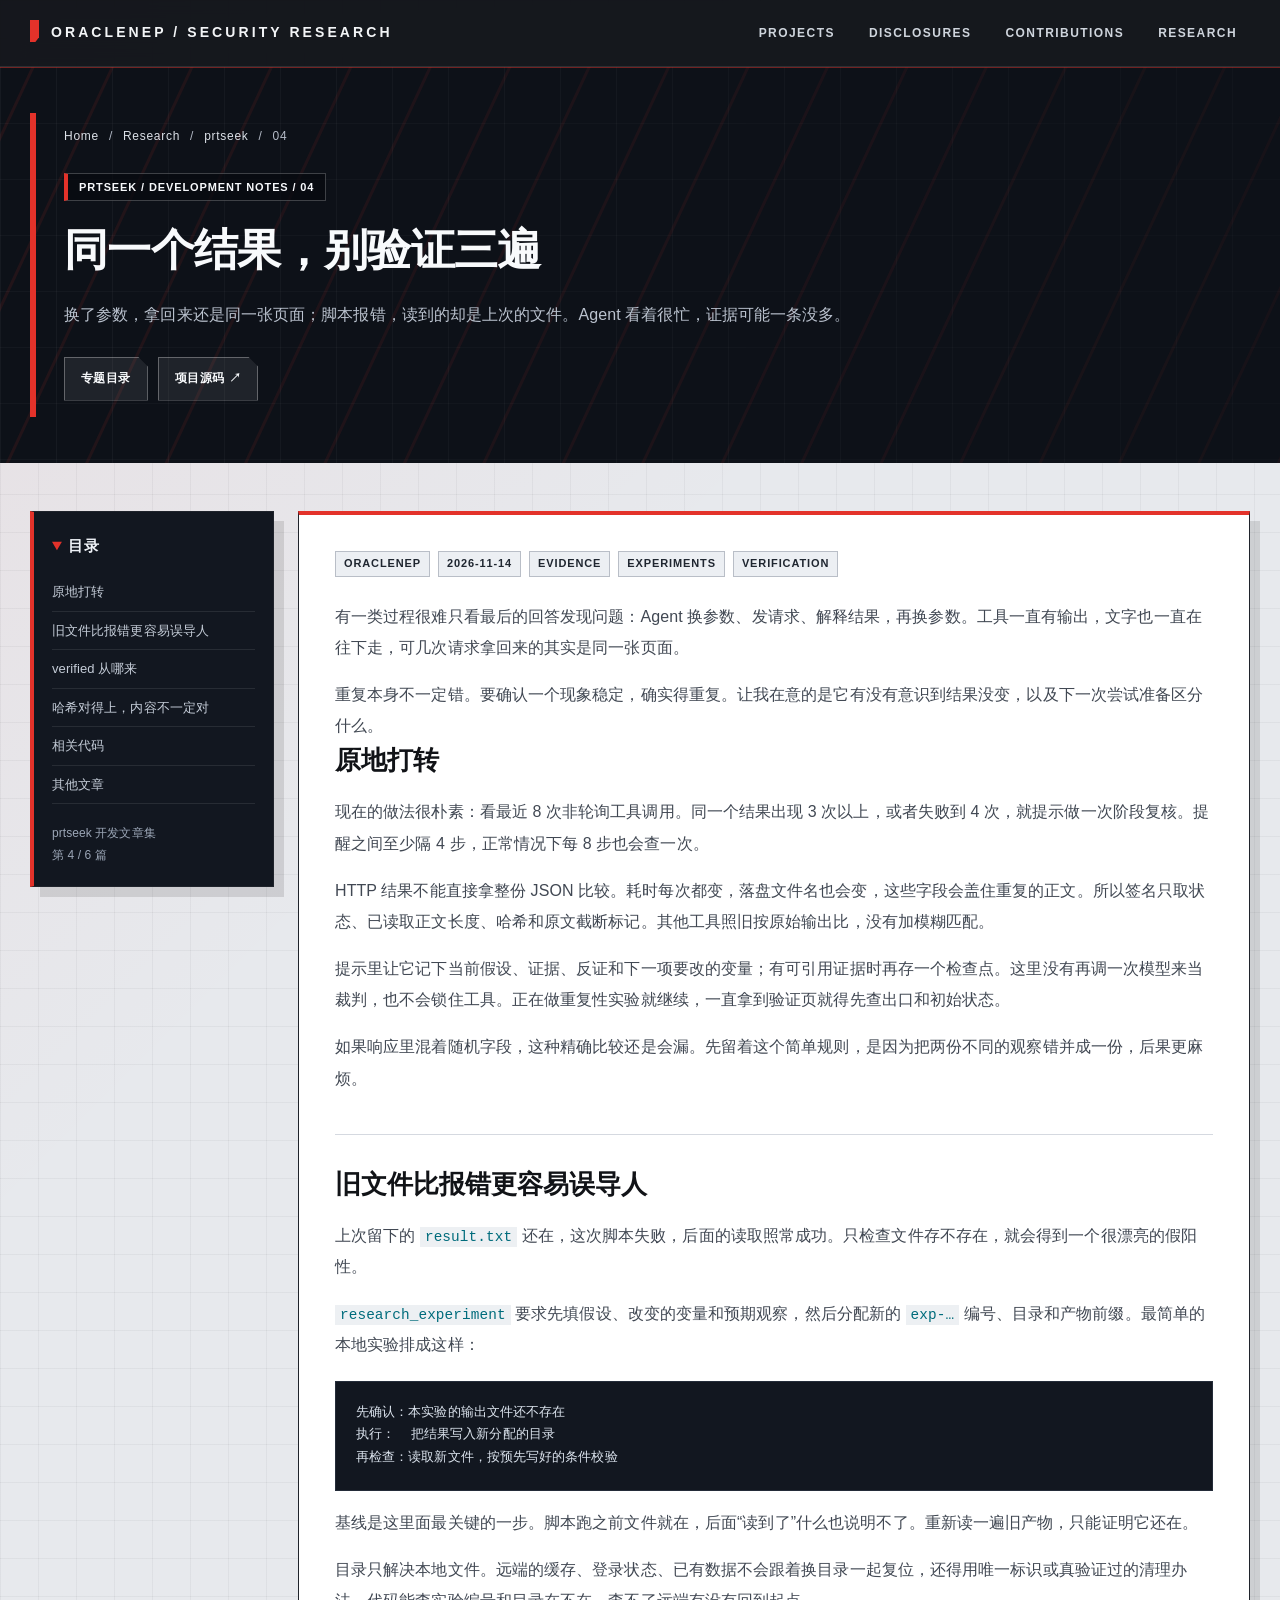
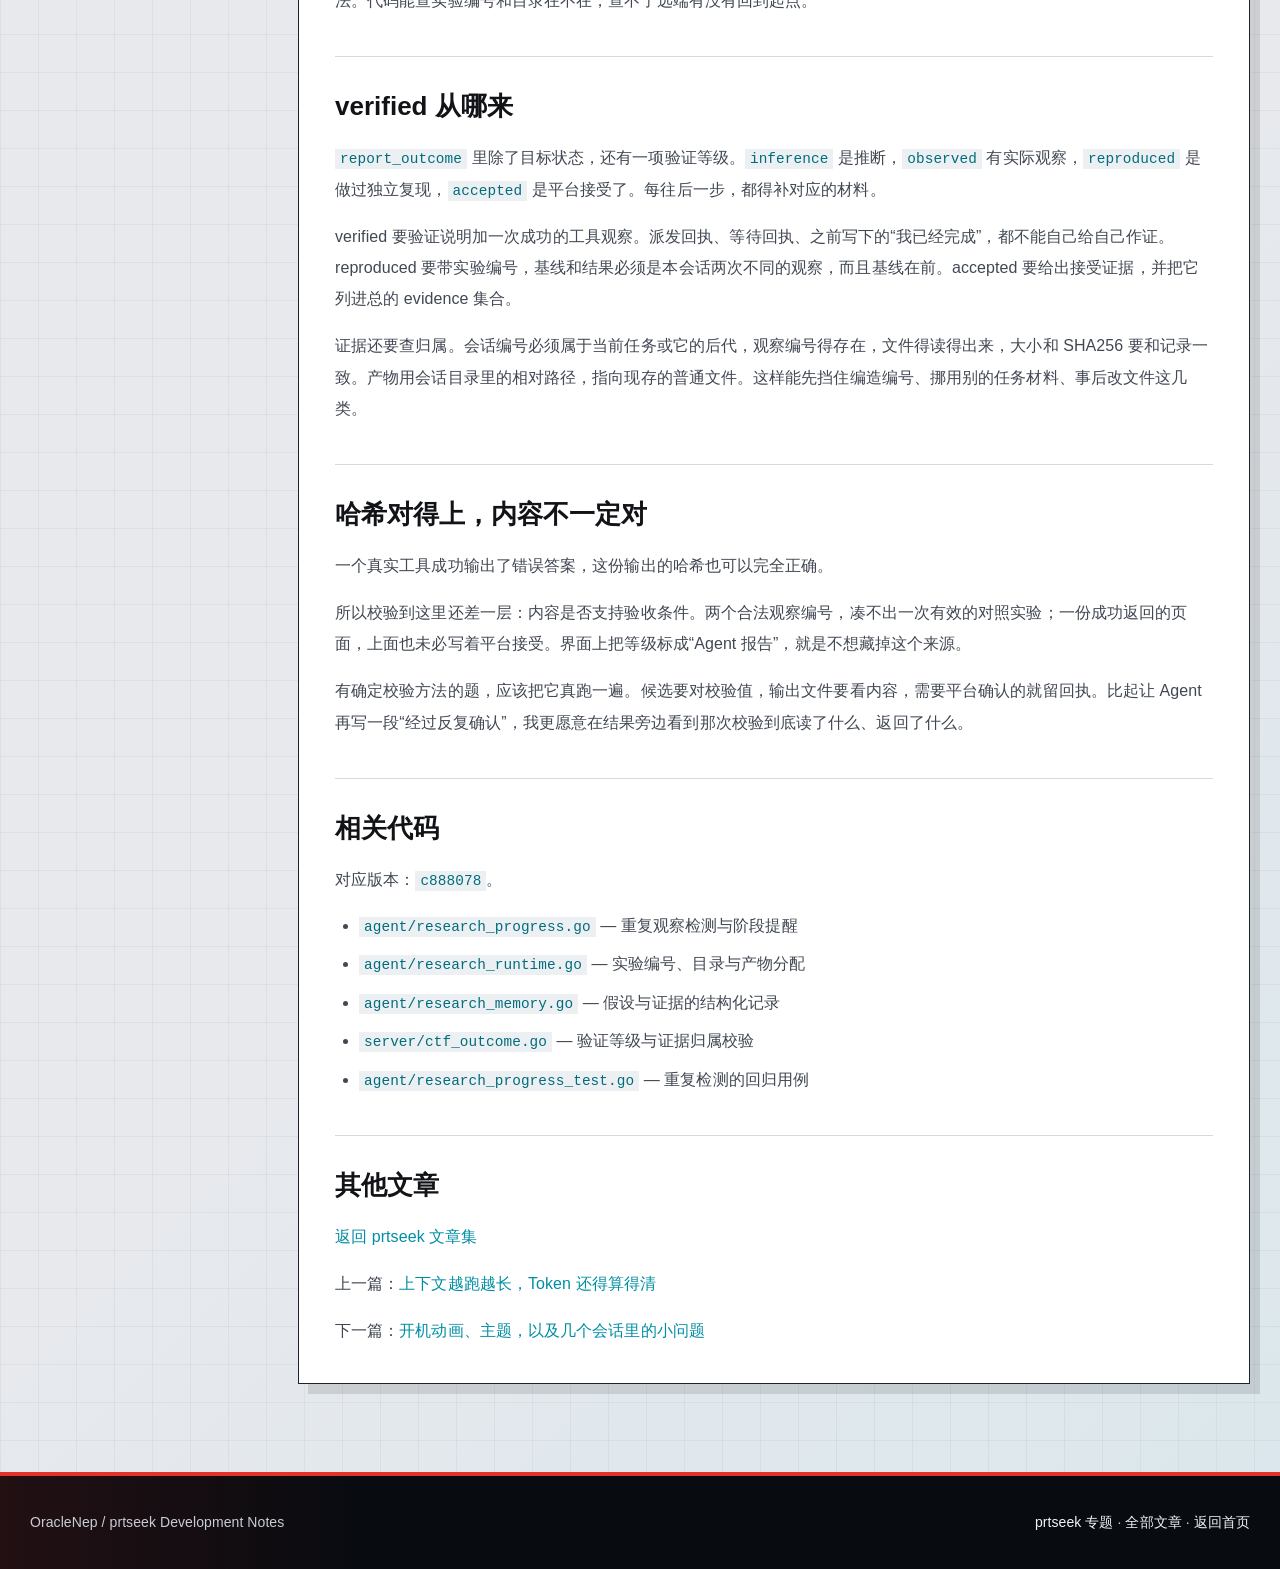
<file: research/prtseek/evidence-and-experiments.html>
<!doctype html>
<html lang="zh-CN">
<head>
  <meta charset="utf-8" />
  <meta name="viewport" content="width=device-width, initial-scale=1" />
  <meta name="robots" content="index, follow, max-snippet:-1, max-image-preview:large, max-video-preview:-1" />
  <meta name="author" content="OracleNep" />
  <meta name="description" content="换了参数，拿回来还是同一张页面；脚本报错，读到的却是上次的文件。Agent 看着很忙，证据可能一条没多。" />
  <link rel="canonical" href="https://oraclenep.github.io/research/prtseek/evidence-and-experiments.html" />
  <meta property="og:type" content="article" />
  <meta property="og:title" content="同一个结果，别验证三遍｜prtseek 开发笔记" />
  <meta property="og:description" content="换了参数，拿回来还是同一张页面；脚本报错，读到的却是上次的文件。Agent 看着很忙，证据可能一条没多。" />
  <meta property="og:url" content="https://oraclenep.github.io/research/prtseek/evidence-and-experiments.html" />
  <meta property="og:site_name" content="OracleNep Research Notes" />
  <meta property="article:published_time" content="2026-11-14T00:00:00+08:00" />
  <meta property="article:modified_time" content="2026-11-14T00:00:00+08:00" />
  <meta name="twitter:card" content="summary" />
  <meta name="twitter:title" content="同一个结果，别验证三遍｜prtseek 开发笔记" />
  <meta name="twitter:description" content="换了参数，拿回来还是同一张页面；脚本报错，读到的却是上次的文件。Agent 看着很忙，证据可能一条没多。" />
  <title>同一个结果，别验证三遍｜prtseek 开发笔记｜OracleNep</title>
  <script type="application/ld+json">
{
  "@context": "https://schema.org",
  "@type": "TechArticle",
  "headline": "同一个结果，别验证三遍",
  "description": "换了参数，拿回来还是同一张页面；脚本报错，读到的却是上次的文件。Agent 看着很忙，证据可能一条没多。",
  "url": "https://oraclenep.github.io/research/prtseek/evidence-and-experiments.html",
  "mainEntityOfPage": "https://oraclenep.github.io/research/prtseek/evidence-and-experiments.html",
  "datePublished": "2026-11-14",
  "dateModified": "2026-11-14",
  "inLanguage": "zh-CN",
  "author": {
    "@type": "Person",
    "name": "OracleNep",
    "url": "https://github.com/OracleNep"
  },
  "isPartOf": {
    "@type": "CollectionPage",
    "name": "prtseek 开发文章集",
    "url": "https://oraclenep.github.io/research/prtseek/"
  },
  "keywords": [
    "prtseek",
    "Evidence",
    "Experiments",
    "Verification"
  ],
  "citation": [
    "https://github.com/Team-intN18-SoybeanSeclab/prtseek/blob/c888078cf58ef609946ab31aec7a1c87b9b9981c/agent/research_progress.go",
    "https://github.com/Team-intN18-SoybeanSeclab/prtseek/blob/c888078cf58ef609946ab31aec7a1c87b9b9981c/agent/research_runtime.go",
    "https://github.com/Team-intN18-SoybeanSeclab/prtseek/blob/c888078cf58ef609946ab31aec7a1c87b9b9981c/agent/research_memory.go",
    "https://github.com/Team-intN18-SoybeanSeclab/prtseek/blob/c888078cf58ef609946ab31aec7a1c87b9b9981c/server/ctf_outcome.go",
    "https://github.com/Team-intN18-SoybeanSeclab/prtseek/blob/c888078cf58ef609946ab31aec7a1c87b9b9981c/agent/research_progress_test.go"
  ]
}
  </script>
  <link rel="stylesheet" href="../../assets/site.css?v=20261114-research" />
</head>
<body class="research-page research-article">
<header class="topbar">
  <nav class="nav" aria-label="主导航">
    <a class="brand" href="../../">OracleNep / Security Research</a>
    <div class="nav-links">
      <a href="../../#projects">Projects</a>
      <a href="../../#vulns">Disclosures</a>
      <a href="../../#contributions">Contributions</a>
      <a href="../">Research</a>
    </div>
  </nav>
</header>
<main>
<section class="hero"><div class="inner"><div class="hero-copy">
  <nav class="breadcrumb" aria-label="面包屑"><a href="../../">Home</a><span aria-hidden="true">/</span><a href="../">Research</a><span aria-hidden="true">/</span><a href="./">prtseek</a><span aria-hidden="true">/</span><span aria-current="page">04</span></nav>
  <span class="eyebrow">prtseek / Development Notes / 04</span>
  <h1>同一个结果，别验证三遍</h1>
  <p class="subtitle">换了参数，拿回来还是同一张页面；脚本报错，读到的却是上次的文件。Agent 看着很忙，证据可能一条没多。</p>
  <div class="actions"><a class="button" href="./">专题目录</a><a class="button" href="https://github.com/Team-intN18-SoybeanSeclab/prtseek">项目源码 ↗</a></div>
</div></div></section><div class="inner layout">
<aside class="toc" aria-label="文章目录"><details open><summary>目录</summary><div class="toc-content"><a href="#review">原地打转</a><a href="#experiment">旧文件比报错更容易误导人</a><a href="#levels">verified 从哪来</a><a href="#semantics">哈希对得上，内容不一定对</a><a href="#sources">相关代码</a><a href="#series">其他文章</a></div></details><p class="small">prtseek 开发文章集<br>第 4 / 6 篇</p></aside>
<article>
<div class="meta"><span class="tag">OracleNep</span><span class="tag">2026-11-14</span><span class="tag">Evidence</span><span class="tag">Experiments</span><span class="tag">Verification</span></div>
<div id="stagnation">
<p>有一类过程很难只看最后的回答发现问题：Agent 换参数、发请求、解释结果，再换参数。工具一直有输出，文字也一直在往下走，可几次请求拿回来的其实是同一张页面。</p>
<p>重复本身不一定错。要确认一个现象稳定，确实得重复。让我在意的是它有没有意识到结果没变，以及下一次尝试准备区分什么。</p>
</div>
<section id="review"><h2>原地打转</h2>
<p>现在的做法很朴素：看最近 8 次非轮询工具调用。同一个结果出现 3 次以上，或者失败到 4 次，就提示做一次阶段复核。提醒之间至少隔 4 步，正常情况下每 8 步也会查一次。</p>
<p>HTTP 结果不能直接拿整份 JSON 比较。耗时每次都变，落盘文件名也会变，这些字段会盖住重复的正文。所以签名只取状态、已读取正文长度、哈希和原文截断标记。其他工具照旧按原始输出比，没有加模糊匹配。</p>
<p>提示里让它记下当前假设、证据、反证和下一项要改的变量；有可引用证据时再存一个检查点。这里没有再调一次模型来当裁判，也不会锁住工具。正在做重复性实验就继续，一直拿到验证页就得先查出口和初始状态。</p>
<p>如果响应里混着随机字段，这种精确比较还是会漏。先留着这个简单规则，是因为把两份不同的观察错并成一份，后果更麻烦。</p>
</section>
<section id="experiment"><h2>旧文件比报错更容易误导人</h2>
<p>上次留下的 <code>result.txt</code> 还在，这次脚本失败，后面的读取照常成功。只检查文件存不存在，就会得到一个很漂亮的假阳性。</p>
<p><code>research_experiment</code> 要求先填假设、改变的变量和预期观察，然后分配新的 <code>exp-…</code> 编号、目录和产物前缀。最简单的本地实验排成这样：</p>
<pre><code>先确认：本实验的输出文件还不存在
执行：  把结果写入新分配的目录
再检查：读取新文件，按预先写好的条件校验</code></pre>
<p>基线是这里面最关键的一步。脚本跑之前文件就在，后面“读到了”什么也说明不了。重新读一遍旧产物，只能证明它还在。</p>
<p>目录只解决本地文件。远端的缓存、登录状态、已有数据不会跟着换目录一起复位，还得用唯一标识或真验证过的清理办法。代码能查实验编号和目录在不在，查不了远端有没有回到起点。</p>
</section>
<section id="levels"><h2>verified 从哪来</h2>
<p><code>report_outcome</code> 里除了目标状态，还有一项验证等级。<code>inference</code> 是推断，<code>observed</code> 有实际观察，<code>reproduced</code> 是做过独立复现，<code>accepted</code> 是平台接受了。每往后一步，都得补对应的材料。</p>
<p>verified 要验证说明加一次成功的工具观察。派发回执、等待回执、之前写下的“我已经完成”，都不能自己给自己作证。reproduced 要带实验编号，基线和结果必须是本会话两次不同的观察，而且基线在前。accepted 要给出接受证据，并把它列进总的 evidence 集合。</p>
<p id="integrity">证据还要查归属。会话编号必须属于当前任务或它的后代，观察编号得存在，文件得读得出来，大小和 SHA256 要和记录一致。产物用会话目录里的相对路径，指向现存的普通文件。这样能先挡住编造编号、挪用别的任务材料、事后改文件这几类。</p>
</section>
<section id="semantics"><h2>哈希对得上，内容不一定对</h2>
<p>一个真实工具成功输出了错误答案，这份输出的哈希也可以完全正确。</p>
<p>所以校验到这里还差一层：内容是否支持验收条件。两个合法观察编号，凑不出一次有效的对照实验；一份成功返回的页面，上面也未必写着平台接受。界面上把等级标成“Agent 报告”，就是不想藏掉这个来源。</p>
<p>有确定校验方法的题，应该把它真跑一遍。候选要对校验值，输出文件要看内容，需要平台确认的就留回执。比起让 Agent 再写一段“经过反复确认”，我更愿意在结果旁边看到那次校验到底读了什么、返回了什么。</p>
</section><section id="sources"><h2>相关代码</h2><p>对应版本：<a href="https://github.com/Team-intN18-SoybeanSeclab/prtseek/tree/c888078cf58ef609946ab31aec7a1c87b9b9981c"><code>c888078</code></a>。</p><ul><li><a href="https://github.com/Team-intN18-SoybeanSeclab/prtseek/blob/c888078cf58ef609946ab31aec7a1c87b9b9981c/agent/research_progress.go"><code>agent/research_progress.go</code></a> — 重复观察检测与阶段提醒</li><li><a href="https://github.com/Team-intN18-SoybeanSeclab/prtseek/blob/c888078cf58ef609946ab31aec7a1c87b9b9981c/agent/research_runtime.go"><code>agent/research_runtime.go</code></a> — 实验编号、目录与产物分配</li><li><a href="https://github.com/Team-intN18-SoybeanSeclab/prtseek/blob/c888078cf58ef609946ab31aec7a1c87b9b9981c/agent/research_memory.go"><code>agent/research_memory.go</code></a> — 假设与证据的结构化记录</li><li><a href="https://github.com/Team-intN18-SoybeanSeclab/prtseek/blob/c888078cf58ef609946ab31aec7a1c87b9b9981c/server/ctf_outcome.go"><code>server/ctf_outcome.go</code></a> — 验证等级与证据归属校验</li><li><a href="https://github.com/Team-intN18-SoybeanSeclab/prtseek/blob/c888078cf58ef609946ab31aec7a1c87b9b9981c/agent/research_progress_test.go"><code>agent/research_progress_test.go</code></a> — 重复检测的回归用例</li></ul></section><section id="series"><h2>其他文章</h2><nav aria-label="系列文章导航"><p><a href="./">返回 prtseek 文章集</a></p><p>上一篇：<a rel="prev" href="context-observation-metering.html">上下文越跑越长，Token 还得算得清</a></p><p>下一篇：<a rel="next" href="frontend-session-experience.html">开机动画、主题，以及几个会话里的小问题</a></p></nav></section>
</article></div>
</main>
<footer class="footer"><div class="inner">
  <span>OracleNep / prtseek Development Notes</span>
  <span><a href="./">prtseek 专题</a> · <a href="../">全部文章</a> · <a href="../../">返回首页</a></span>
</div></footer>
<script src="../../assets/research.js?v=20261114-research" defer></script>
</body>
</html>
</file>
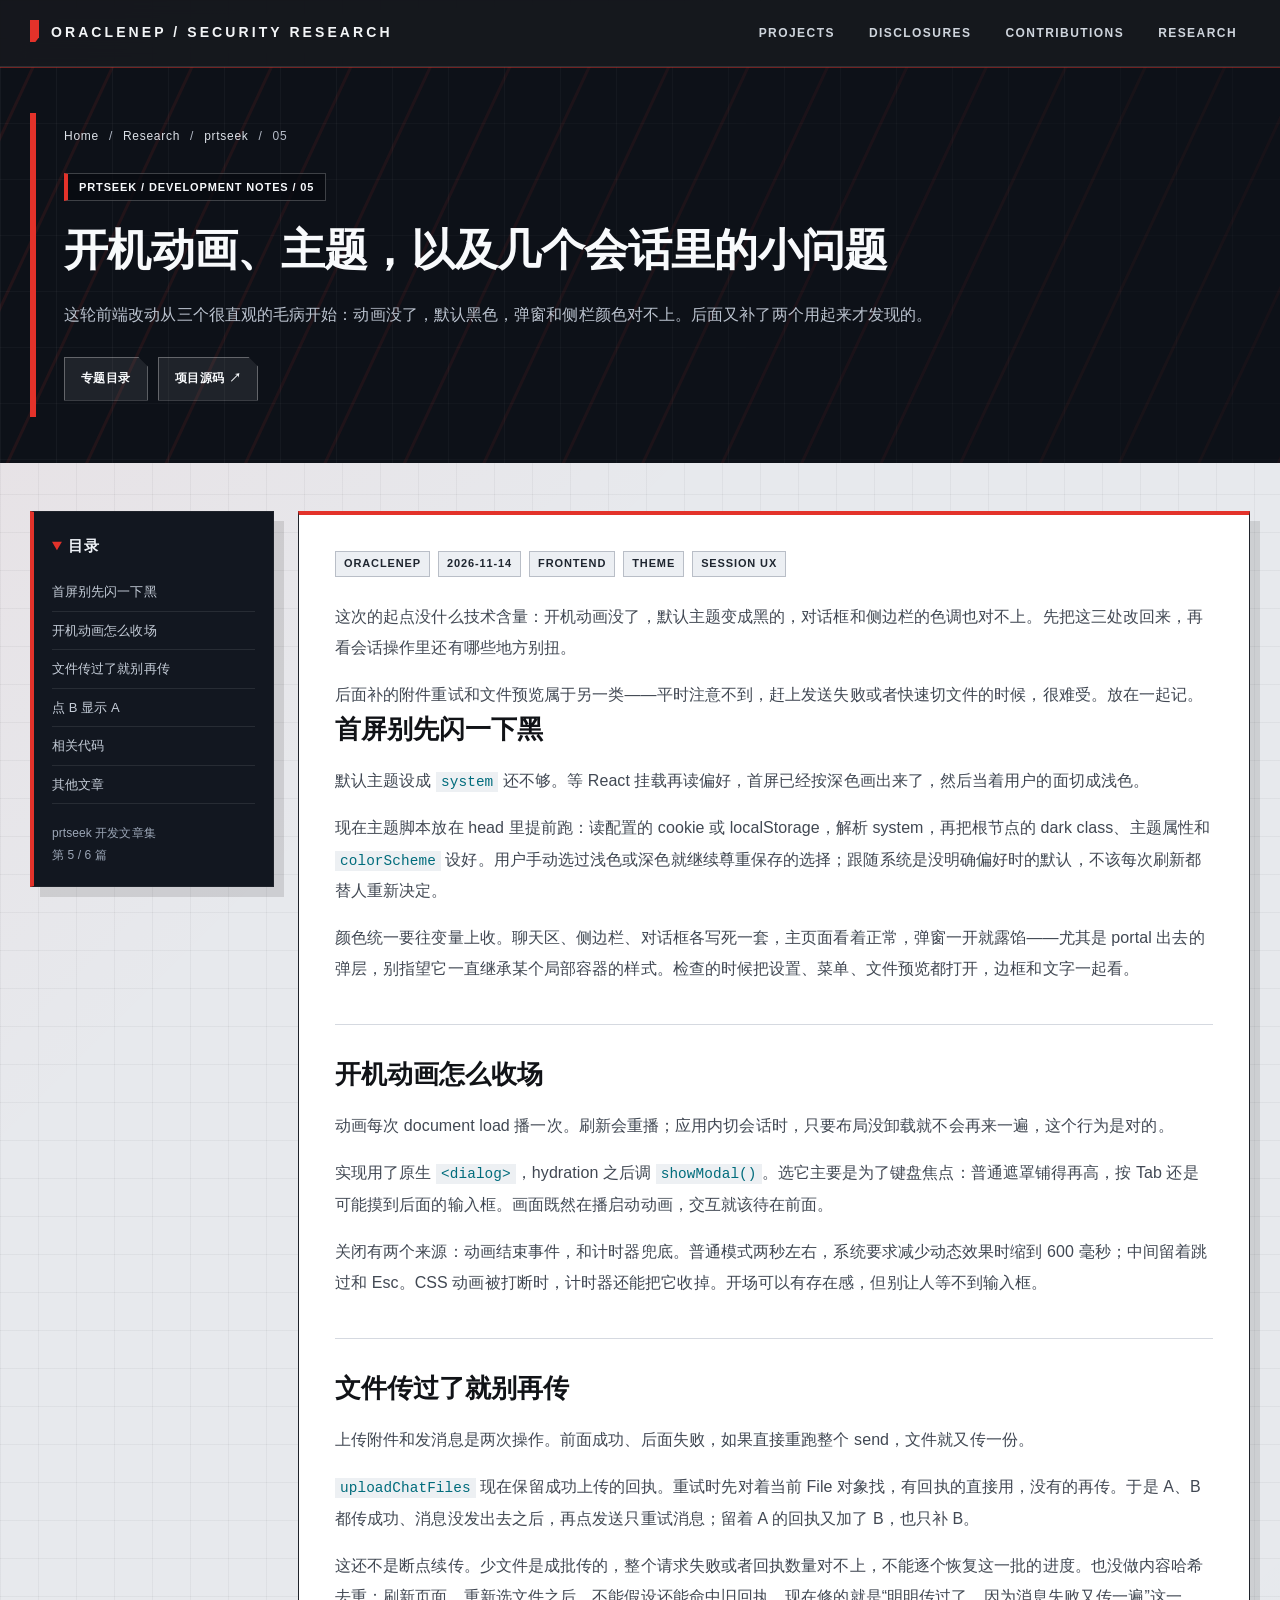
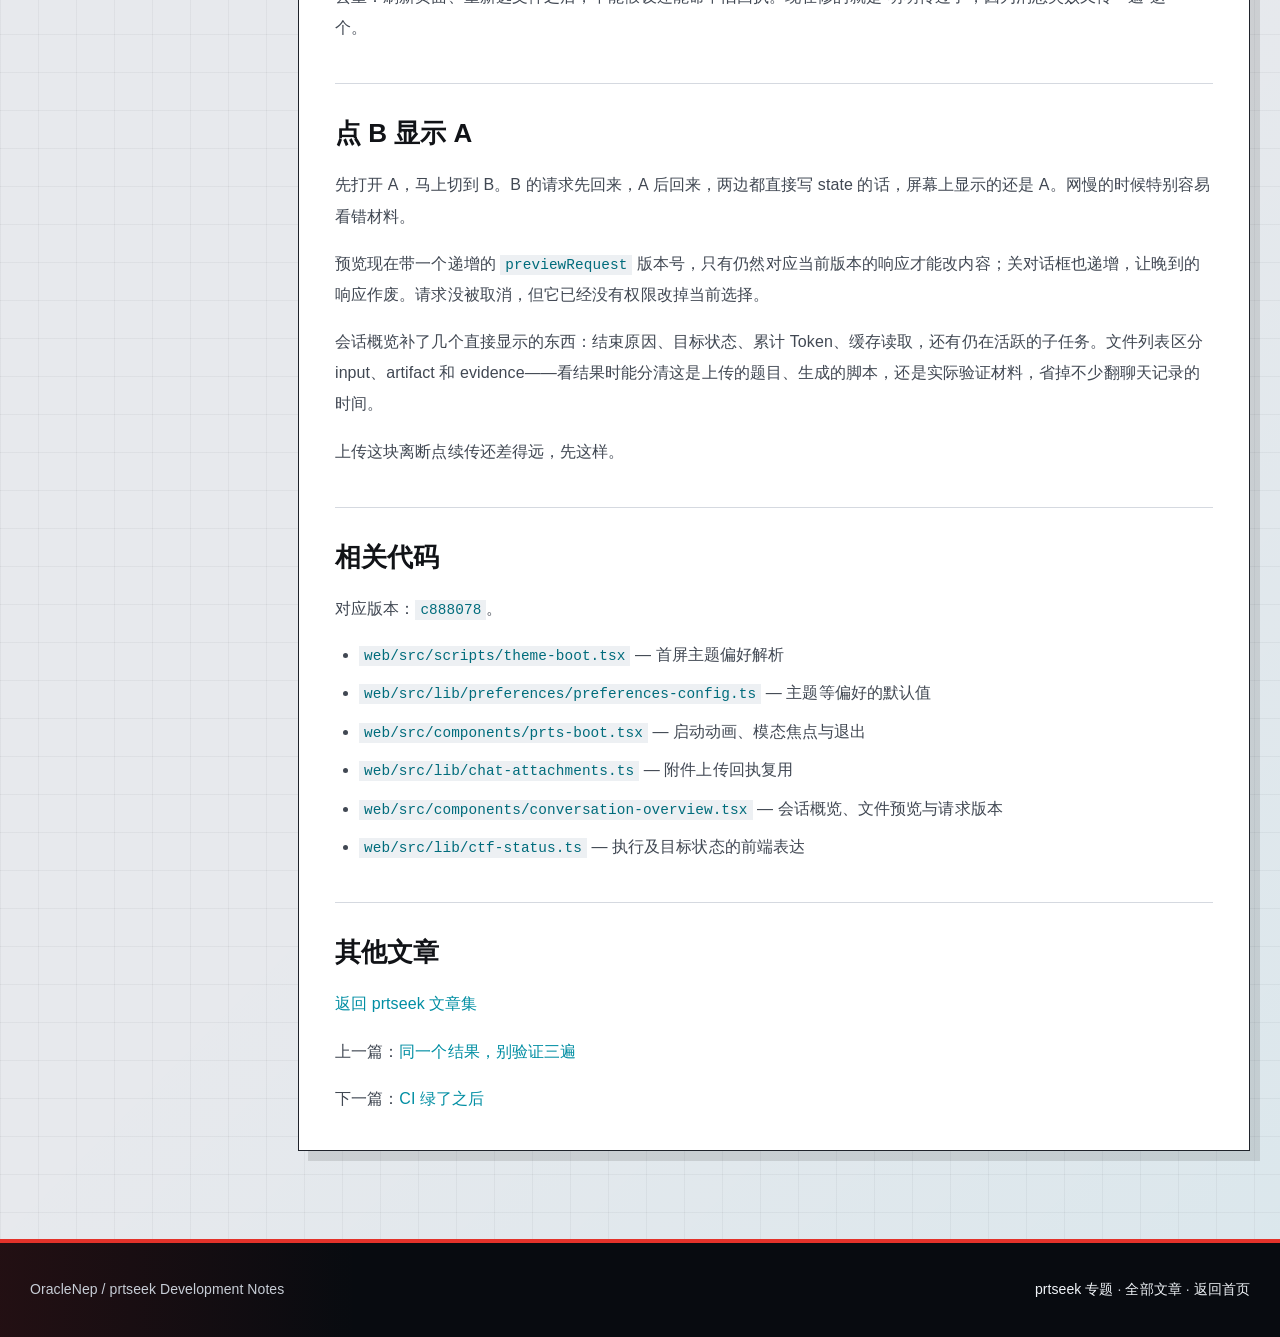
<file: research/prtseek/frontend-session-experience.html>
<!doctype html>
<html lang="zh-CN">
<head>
  <meta charset="utf-8" />
  <meta name="viewport" content="width=device-width, initial-scale=1" />
  <meta name="robots" content="index, follow, max-snippet:-1, max-image-preview:large, max-video-preview:-1" />
  <meta name="author" content="OracleNep" />
  <meta name="description" content="这轮前端改动从三个很直观的毛病开始：动画没了，默认黑色，弹窗和侧栏颜色对不上。后面又补了两个用起来才发现的。" />
  <link rel="canonical" href="https://oraclenep.github.io/research/prtseek/frontend-session-experience.html" />
  <meta property="og:type" content="article" />
  <meta property="og:title" content="开机动画、主题，以及几个会话里的小问题｜prtseek 开发笔记" />
  <meta property="og:description" content="这轮前端改动从三个很直观的毛病开始：动画没了，默认黑色，弹窗和侧栏颜色对不上。后面又补了两个用起来才发现的。" />
  <meta property="og:url" content="https://oraclenep.github.io/research/prtseek/frontend-session-experience.html" />
  <meta property="og:site_name" content="OracleNep Research Notes" />
  <meta property="article:published_time" content="2026-11-14T00:00:00+08:00" />
  <meta property="article:modified_time" content="2026-11-14T00:00:00+08:00" />
  <meta name="twitter:card" content="summary" />
  <meta name="twitter:title" content="开机动画、主题，以及几个会话里的小问题｜prtseek 开发笔记" />
  <meta name="twitter:description" content="这轮前端改动从三个很直观的毛病开始：动画没了，默认黑色，弹窗和侧栏颜色对不上。后面又补了两个用起来才发现的。" />
  <title>开机动画、主题，以及几个会话里的小问题｜prtseek 开发笔记｜OracleNep</title>
  <script type="application/ld+json">
{
  "@context": "https://schema.org",
  "@type": "TechArticle",
  "headline": "开机动画、主题，以及几个会话里的小问题",
  "description": "这轮前端改动从三个很直观的毛病开始：动画没了，默认黑色，弹窗和侧栏颜色对不上。后面又补了两个用起来才发现的。",
  "url": "https://oraclenep.github.io/research/prtseek/frontend-session-experience.html",
  "mainEntityOfPage": "https://oraclenep.github.io/research/prtseek/frontend-session-experience.html",
  "datePublished": "2026-11-14",
  "dateModified": "2026-11-14",
  "inLanguage": "zh-CN",
  "author": {
    "@type": "Person",
    "name": "OracleNep",
    "url": "https://github.com/OracleNep"
  },
  "isPartOf": {
    "@type": "CollectionPage",
    "name": "prtseek 开发文章集",
    "url": "https://oraclenep.github.io/research/prtseek/"
  },
  "keywords": [
    "prtseek",
    "Frontend",
    "Theme",
    "Session UX"
  ],
  "citation": [
    "https://github.com/Team-intN18-SoybeanSeclab/prtseek/blob/c888078cf58ef609946ab31aec7a1c87b9b9981c/web/src/scripts/theme-boot.tsx",
    "https://github.com/Team-intN18-SoybeanSeclab/prtseek/blob/c888078cf58ef609946ab31aec7a1c87b9b9981c/web/src/lib/preferences/preferences-config.ts",
    "https://github.com/Team-intN18-SoybeanSeclab/prtseek/blob/c888078cf58ef609946ab31aec7a1c87b9b9981c/web/src/components/prts-boot.tsx",
    "https://github.com/Team-intN18-SoybeanSeclab/prtseek/blob/c888078cf58ef609946ab31aec7a1c87b9b9981c/web/src/lib/chat-attachments.ts",
    "https://github.com/Team-intN18-SoybeanSeclab/prtseek/blob/c888078cf58ef609946ab31aec7a1c87b9b9981c/web/src/components/conversation-overview.tsx",
    "https://github.com/Team-intN18-SoybeanSeclab/prtseek/blob/c888078cf58ef609946ab31aec7a1c87b9b9981c/web/src/lib/ctf-status.ts"
  ]
}
  </script>
  <link rel="stylesheet" href="../../assets/site.css?v=20261114-research" />
</head>
<body class="research-page research-article">
<header class="topbar">
  <nav class="nav" aria-label="主导航">
    <a class="brand" href="../../">OracleNep / Security Research</a>
    <div class="nav-links">
      <a href="../../#projects">Projects</a>
      <a href="../../#vulns">Disclosures</a>
      <a href="../../#contributions">Contributions</a>
      <a href="../">Research</a>
    </div>
  </nav>
</header>
<main>
<section class="hero"><div class="inner"><div class="hero-copy">
  <nav class="breadcrumb" aria-label="面包屑"><a href="../../">Home</a><span aria-hidden="true">/</span><a href="../">Research</a><span aria-hidden="true">/</span><a href="./">prtseek</a><span aria-hidden="true">/</span><span aria-current="page">05</span></nav>
  <span class="eyebrow">prtseek / Development Notes / 05</span>
  <h1>开机动画、主题，以及几个会话里的小问题</h1>
  <p class="subtitle">这轮前端改动从三个很直观的毛病开始：动画没了，默认黑色，弹窗和侧栏颜色对不上。后面又补了两个用起来才发现的。</p>
  <div class="actions"><a class="button" href="./">专题目录</a><a class="button" href="https://github.com/Team-intN18-SoybeanSeclab/prtseek">项目源码 ↗</a></div>
</div></div></section><div class="inner layout">
<aside class="toc" aria-label="文章目录"><details open><summary>目录</summary><div class="toc-content"><a href="#theme">首屏别先闪一下黑</a><a href="#boot">开机动画怎么收场</a><a href="#uploads">文件传过了就别再传</a><a href="#preview">点 B 显示 A</a><a href="#sources">相关代码</a><a href="#series">其他文章</a></div></details><p class="small">prtseek 开发文章集<br>第 5 / 6 篇</p></aside>
<article>
<div class="meta"><span class="tag">OracleNep</span><span class="tag">2026-11-14</span><span class="tag">Frontend</span><span class="tag">Theme</span><span class="tag">Session UX</span></div>
<div id="surface">
<p>这次的起点没什么技术含量：开机动画没了，默认主题变成黑的，对话框和侧边栏的色调也对不上。先把这三处改回来，再看会话操作里还有哪些地方别扭。</p>
<p>后面补的附件重试和文件预览属于另一类——平时注意不到，赶上发送失败或者快速切文件的时候，很难受。放在一起记。</p>
</div>
<section id="theme"><h2>首屏别先闪一下黑</h2>
<p>默认主题设成 <code>system</code> 还不够。等 React 挂载再读偏好，首屏已经按深色画出来了，然后当着用户的面切成浅色。</p>
<p>现在主题脚本放在 head 里提前跑：读配置的 cookie 或 localStorage，解析 system，再把根节点的 dark class、主题属性和 <code>colorScheme</code> 设好。用户手动选过浅色或深色就继续尊重保存的选择；跟随系统是没明确偏好时的默认，不该每次刷新都替人重新决定。</p>
<p>颜色统一要往变量上收。聊天区、侧边栏、对话框各写死一套，主页面看着正常，弹窗一开就露馅——尤其是 portal 出去的弹层，别指望它一直继承某个局部容器的样式。检查的时候把设置、菜单、文件预览都打开，边框和文字一起看。</p>
</section>
<section id="boot"><h2>开机动画怎么收场</h2>
<p>动画每次 document load 播一次。刷新会重播；应用内切会话时，只要布局没卸载就不会再来一遍，这个行为是对的。</p>
<p>实现用了原生 <code>&lt;dialog&gt;</code>，hydration 之后调 <code>showModal()</code>。选它主要是为了键盘焦点：普通遮罩铺得再高，按 Tab 还是可能摸到后面的输入框。画面既然在播启动动画，交互就该待在前面。</p>
<p>关闭有两个来源：动画结束事件，和计时器兜底。普通模式两秒左右，系统要求减少动态效果时缩到 600 毫秒；中间留着跳过和 Esc。CSS 动画被打断时，计时器还能把它收掉。开场可以有存在感，但别让人等不到输入框。</p>
</section>
<section id="uploads"><h2>文件传过了就别再传</h2>
<p>上传附件和发消息是两次操作。前面成功、后面失败，如果直接重跑整个 send，文件就又传一份。</p>
<p><code>uploadChatFiles</code> 现在保留成功上传的回执。重试时先对着当前 File 对象找，有回执的直接用，没有的再传。于是 A、B 都传成功、消息没发出去之后，再点发送只重试消息；留着 A 的回执又加了 B，也只补 B。</p>
<p>这还不是断点续传。少文件是成批传的，整个请求失败或者回执数量对不上，不能逐个恢复这一批的进度。也没做内容哈希去重：刷新页面、重新选文件之后，不能假设还能命中旧回执。现在修的就是“明明传过了，因为消息失败又传一遍”这一个。</p>
</section>
<section id="preview"><h2>点 B 显示 A</h2>
<p>先打开 A，马上切到 B。B 的请求先回来，A 后回来，两边都直接写 state 的话，屏幕上显示的还是 A。网慢的时候特别容易看错材料。</p>
<p>预览现在带一个递增的 <code>previewRequest</code> 版本号，只有仍然对应当前版本的响应才能改内容；关对话框也递增，让晚到的响应作废。请求没被取消，但它已经没有权限改掉当前选择。</p>
<p id="overview">会话概览补了几个直接显示的东西：结束原因、目标状态、累计 Token、缓存读取，还有仍在活跃的子任务。文件列表区分 input、artifact 和 evidence——看结果时能分清这是上传的题目、生成的脚本，还是实际验证材料，省掉不少翻聊天记录的时间。</p>
<p>上传这块离断点续传还差得远，先这样。</p>
</section><section id="sources"><h2>相关代码</h2><p>对应版本：<a href="https://github.com/Team-intN18-SoybeanSeclab/prtseek/tree/c888078cf58ef609946ab31aec7a1c87b9b9981c"><code>c888078</code></a>。</p><ul><li><a href="https://github.com/Team-intN18-SoybeanSeclab/prtseek/blob/c888078cf58ef609946ab31aec7a1c87b9b9981c/web/src/scripts/theme-boot.tsx"><code>web/src/scripts/theme-boot.tsx</code></a> — 首屏主题偏好解析</li><li><a href="https://github.com/Team-intN18-SoybeanSeclab/prtseek/blob/c888078cf58ef609946ab31aec7a1c87b9b9981c/web/src/lib/preferences/preferences-config.ts"><code>web/src/lib/preferences/preferences-config.ts</code></a> — 主题等偏好的默认值</li><li><a href="https://github.com/Team-intN18-SoybeanSeclab/prtseek/blob/c888078cf58ef609946ab31aec7a1c87b9b9981c/web/src/components/prts-boot.tsx"><code>web/src/components/prts-boot.tsx</code></a> — 启动动画、模态焦点与退出</li><li><a href="https://github.com/Team-intN18-SoybeanSeclab/prtseek/blob/c888078cf58ef609946ab31aec7a1c87b9b9981c/web/src/lib/chat-attachments.ts"><code>web/src/lib/chat-attachments.ts</code></a> — 附件上传回执复用</li><li><a href="https://github.com/Team-intN18-SoybeanSeclab/prtseek/blob/c888078cf58ef609946ab31aec7a1c87b9b9981c/web/src/components/conversation-overview.tsx"><code>web/src/components/conversation-overview.tsx</code></a> — 会话概览、文件预览与请求版本</li><li><a href="https://github.com/Team-intN18-SoybeanSeclab/prtseek/blob/c888078cf58ef609946ab31aec7a1c87b9b9981c/web/src/lib/ctf-status.ts"><code>web/src/lib/ctf-status.ts</code></a> — 执行及目标状态的前端表达</li></ul></section><section id="series"><h2>其他文章</h2><nav aria-label="系列文章导航"><p><a href="./">返回 prtseek 文章集</a></p><p>上一篇：<a rel="prev" href="evidence-and-experiments.html">同一个结果，别验证三遍</a></p><p>下一篇：<a rel="next" href="regression-and-evaluation.html">CI 绿了之后</a></p></nav></section>
</article></div>
</main>
<footer class="footer"><div class="inner">
  <span>OracleNep / prtseek Development Notes</span>
  <span><a href="./">prtseek 专题</a> · <a href="../">全部文章</a> · <a href="../../">返回首页</a></span>
</div></footer>
<script src="../../assets/research.js?v=20261114-research" defer></script>
</body>
</html>
</file>
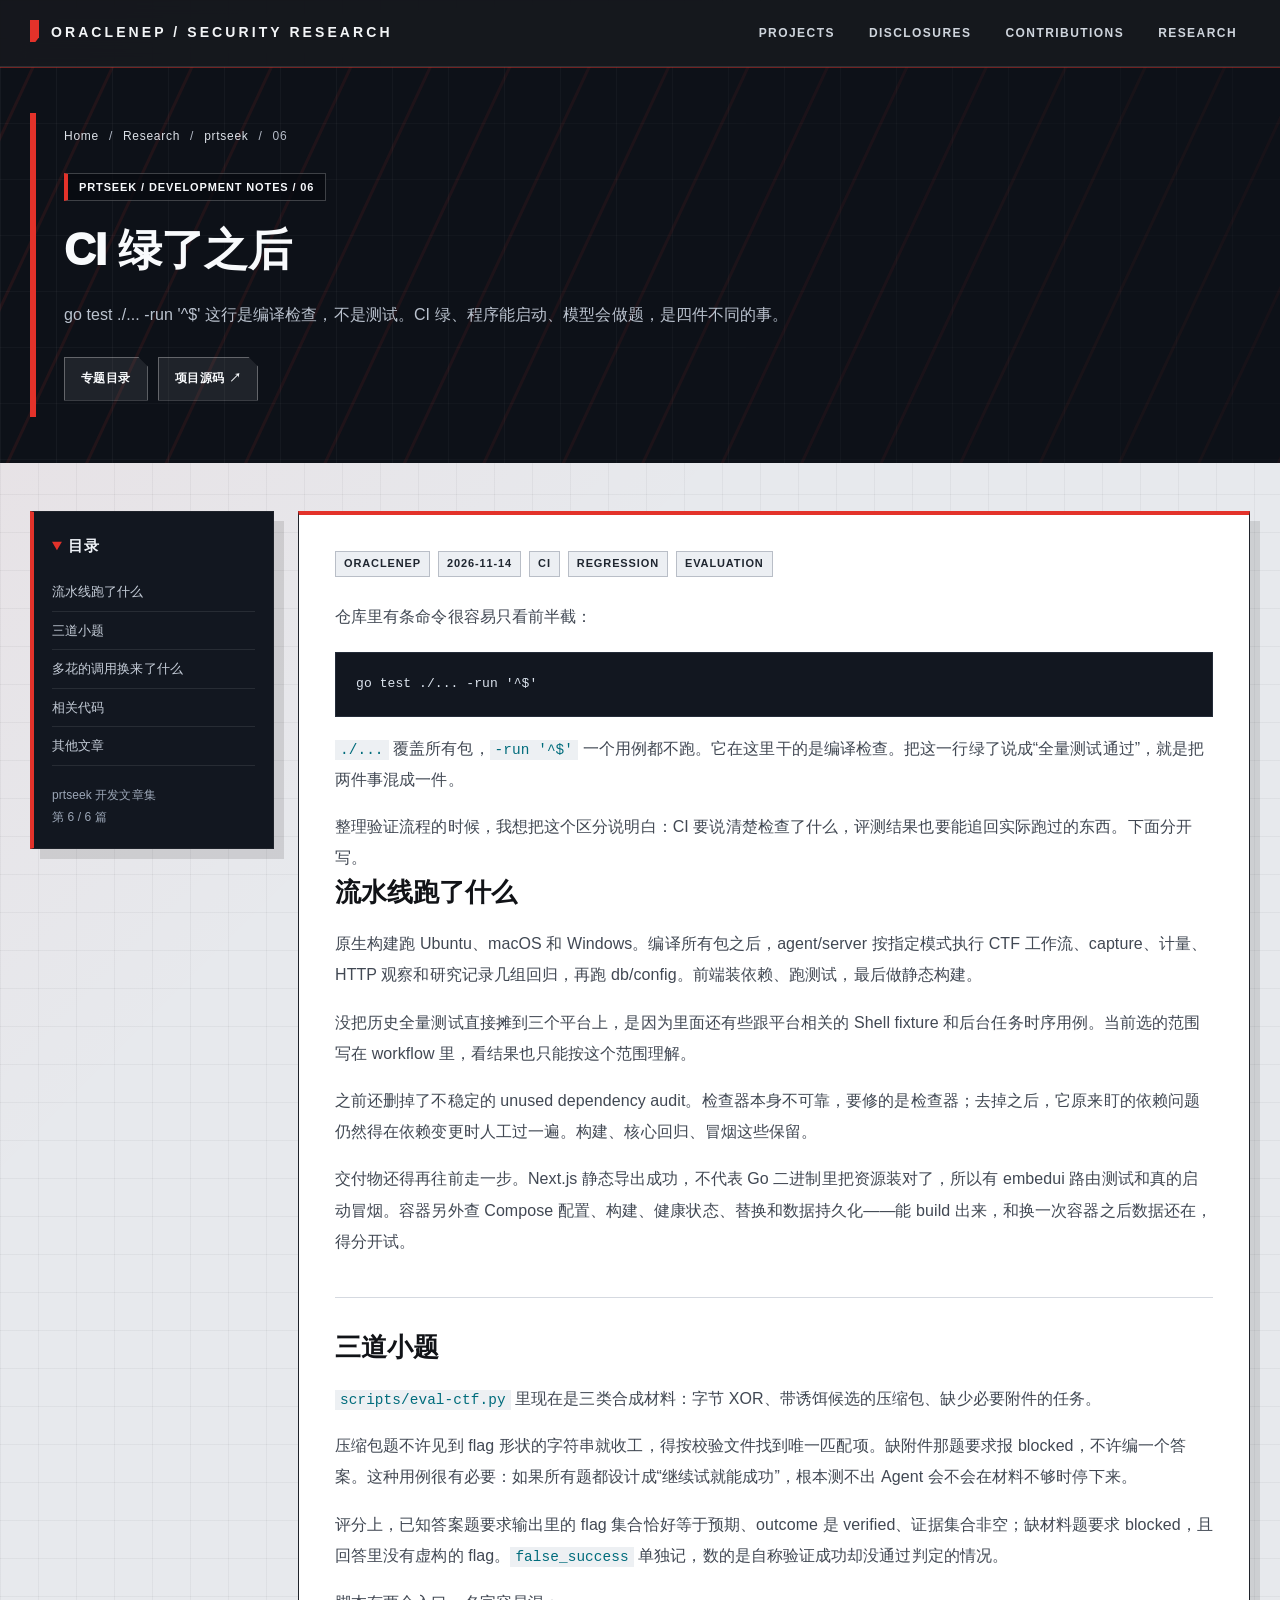
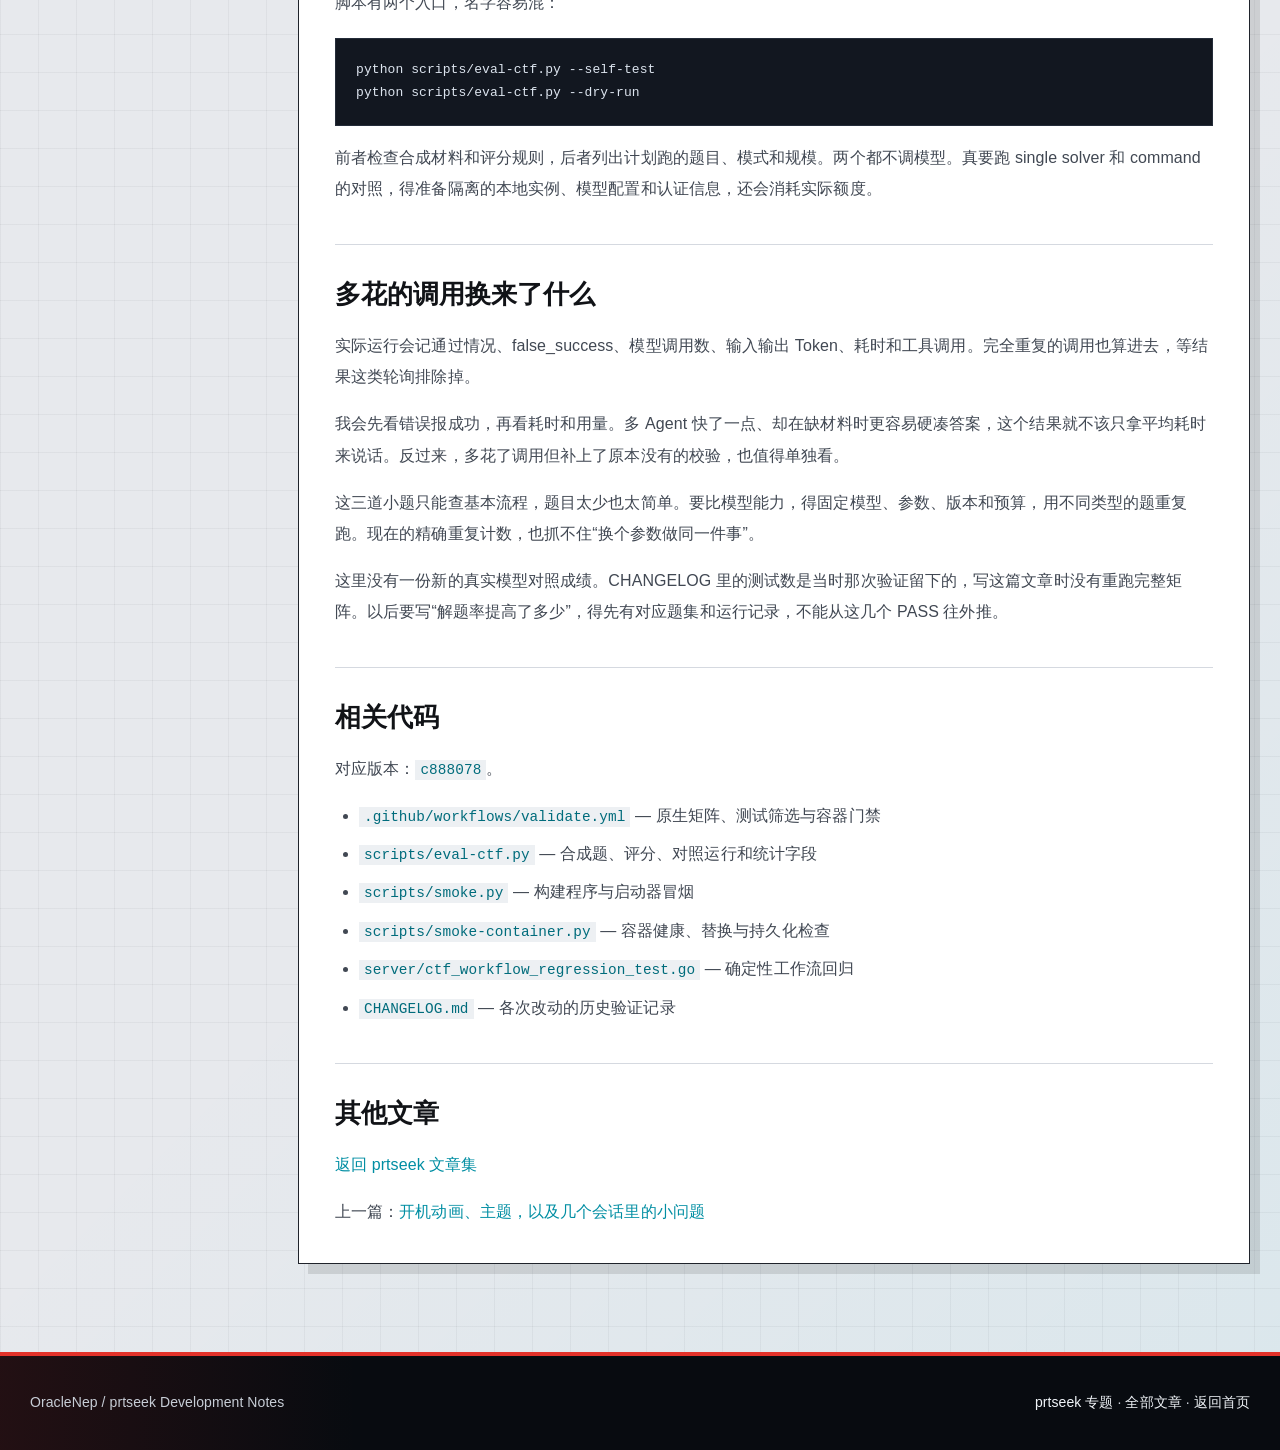
<file: research/prtseek/regression-and-evaluation.html>
<!doctype html>
<html lang="zh-CN">
<head>
  <meta charset="utf-8" />
  <meta name="viewport" content="width=device-width, initial-scale=1" />
  <meta name="robots" content="index, follow, max-snippet:-1, max-image-preview:large, max-video-preview:-1" />
  <meta name="author" content="OracleNep" />
  <meta name="description" content="go test ./... -run '^$' 是编译检查，不是测试。CI 绿、程序能启动、模型会做题，是四件不同的事。" />
  <link rel="canonical" href="https://oraclenep.github.io/research/prtseek/regression-and-evaluation.html" />
  <meta property="og:type" content="article" />
  <meta property="og:title" content="CI 绿了之后｜prtseek 开发笔记" />
  <meta property="og:description" content="go test ./... -run '^$' 是编译检查，不是测试。CI 绿、程序能启动、模型会做题，是四件不同的事。" />
  <meta property="og:url" content="https://oraclenep.github.io/research/prtseek/regression-and-evaluation.html" />
  <meta property="og:site_name" content="OracleNep Research Notes" />
  <meta property="article:published_time" content="2026-11-14T00:00:00+08:00" />
  <meta property="article:modified_time" content="2026-11-14T00:00:00+08:00" />
  <meta name="twitter:card" content="summary" />
  <meta name="twitter:title" content="CI 绿了之后｜prtseek 开发笔记" />
  <meta name="twitter:description" content="go test ./... -run '^$' 是编译检查，不是测试。CI 绿、程序能启动、模型会做题，是四件不同的事。" />
  <title>CI 绿了之后｜prtseek 开发笔记｜OracleNep</title>
  <script type="application/ld+json">
{
  "@context": "https://schema.org",
  "@type": "TechArticle",
  "headline": "CI 绿了之后",
  "description": "go test ./... -run '^$' 是编译检查，不是测试。CI 绿、程序能启动、模型会做题，是四件不同的事。",
  "url": "https://oraclenep.github.io/research/prtseek/regression-and-evaluation.html",
  "mainEntityOfPage": "https://oraclenep.github.io/research/prtseek/regression-and-evaluation.html",
  "datePublished": "2026-11-14",
  "dateModified": "2026-11-14",
  "inLanguage": "zh-CN",
  "author": {
    "@type": "Person",
    "name": "OracleNep",
    "url": "https://github.com/OracleNep"
  },
  "isPartOf": {
    "@type": "CollectionPage",
    "name": "prtseek 开发文章集",
    "url": "https://oraclenep.github.io/research/prtseek/"
  },
  "keywords": [
    "prtseek",
    "CI",
    "Regression",
    "Evaluation"
  ],
  "citation": [
    "https://github.com/Team-intN18-SoybeanSeclab/prtseek/blob/c888078cf58ef609946ab31aec7a1c87b9b9981c/.github/workflows/validate.yml",
    "https://github.com/Team-intN18-SoybeanSeclab/prtseek/blob/c888078cf58ef609946ab31aec7a1c87b9b9981c/scripts/eval-ctf.py",
    "https://github.com/Team-intN18-SoybeanSeclab/prtseek/blob/c888078cf58ef609946ab31aec7a1c87b9b9981c/scripts/smoke.py",
    "https://github.com/Team-intN18-SoybeanSeclab/prtseek/blob/c888078cf58ef609946ab31aec7a1c87b9b9981c/scripts/smoke-container.py",
    "https://github.com/Team-intN18-SoybeanSeclab/prtseek/blob/c888078cf58ef609946ab31aec7a1c87b9b9981c/server/ctf_workflow_regression_test.go",
    "https://github.com/Team-intN18-SoybeanSeclab/prtseek/blob/c888078cf58ef609946ab31aec7a1c87b9b9981c/CHANGELOG.md"
  ]
}
  </script>
  <link rel="stylesheet" href="../../assets/site.css?v=20261114-research" />
</head>
<body class="research-page research-article">
<header class="topbar">
  <nav class="nav" aria-label="主导航">
    <a class="brand" href="../../">OracleNep / Security Research</a>
    <div class="nav-links">
      <a href="../../#projects">Projects</a>
      <a href="../../#vulns">Disclosures</a>
      <a href="../../#contributions">Contributions</a>
      <a href="../">Research</a>
    </div>
  </nav>
</header>
<main>
<section class="hero"><div class="inner"><div class="hero-copy">
  <nav class="breadcrumb" aria-label="面包屑"><a href="../../">Home</a><span aria-hidden="true">/</span><a href="../">Research</a><span aria-hidden="true">/</span><a href="./">prtseek</a><span aria-hidden="true">/</span><span aria-current="page">06</span></nav>
  <span class="eyebrow">prtseek / Development Notes / 06</span>
  <h1>CI 绿了之后</h1>
  <p class="subtitle">go test ./... -run '^$' 这行是编译检查，不是测试。CI 绿、程序能启动、模型会做题，是四件不同的事。</p>
  <div class="actions"><a class="button" href="./">专题目录</a><a class="button" href="https://github.com/Team-intN18-SoybeanSeclab/prtseek">项目源码 ↗</a></div>
</div></div></section><div class="inner layout">
<aside class="toc" aria-label="文章目录"><details open><summary>目录</summary><div class="toc-content"><a href="#ci">流水线跑了什么</a><a href="#fixtures">三道小题</a><a href="#comparison">多花的调用换来了什么</a><a href="#sources">相关代码</a><a href="#series">其他文章</a></div></details><p class="small">prtseek 开发文章集<br>第 6 / 6 篇</p></aside>
<article>
<div class="meta"><span class="tag">OracleNep</span><span class="tag">2026-11-14</span><span class="tag">CI</span><span class="tag">Regression</span><span class="tag">Evaluation</span></div>
<div id="layers">
<p>仓库里有条命令很容易只看前半截：</p>
<pre><code>go test ./... -run '^$'</code></pre>
<p><code>./...</code> 覆盖所有包，<code>-run '^$'</code> 一个用例都不跑。它在这里干的是编译检查。把这一行绿了说成“全量测试通过”，就是把两件事混成一件。</p>
<p>整理验证流程的时候，我想把这个区分说明白：CI 要说清楚检查了什么，评测结果也要能追回实际跑过的东西。下面分开写。</p>
</div>
<section id="ci"><h2>流水线跑了什么</h2>
<p>原生构建跑 Ubuntu、macOS 和 Windows。编译所有包之后，agent/server 按指定模式执行 CTF 工作流、capture、计量、HTTP 观察和研究记录几组回归，再跑 db/config。前端装依赖、跑测试，最后做静态构建。</p>
<p>没把历史全量测试直接摊到三个平台上，是因为里面还有些跟平台相关的 Shell fixture 和后台任务时序用例。当前选的范围写在 workflow 里，看结果也只能按这个范围理解。</p>
<p>之前还删掉了不稳定的 unused dependency audit。检查器本身不可靠，要修的是检查器；去掉之后，它原来盯的依赖问题仍然得在依赖变更时人工过一遍。构建、核心回归、冒烟这些保留。</p>
<p id="smoke">交付物还得再往前走一步。Next.js 静态导出成功，不代表 Go 二进制里把资源装对了，所以有 embedui 路由测试和真的启动冒烟。容器另外查 Compose 配置、构建、健康状态、替换和数据持久化——能 build 出来，和换一次容器之后数据还在，得分开试。</p>
</section>
<section id="fixtures"><h2>三道小题</h2>
<p><code>scripts/eval-ctf.py</code> 里现在是三类合成材料：字节 XOR、带诱饵候选的压缩包、缺少必要附件的任务。</p>
<p>压缩包题不许见到 flag 形状的字符串就收工，得按校验文件找到唯一匹配项。缺附件那题要求报 blocked，不许编一个答案。这种用例很有必要：如果所有题都设计成“继续试就能成功”，根本测不出 Agent 会不会在材料不够时停下来。</p>
<p>评分上，已知答案题要求输出里的 flag 集合恰好等于预期、outcome 是 verified、证据集合非空；缺材料题要求 blocked，且回答里没有虚构的 flag。<code>false_success</code> 单独记，数的是自称验证成功却没通过判定的情况。</p>
<p>脚本有两个入口，名字容易混：</p>
<pre><code>python scripts/eval-ctf.py --self-test
python scripts/eval-ctf.py --dry-run</code></pre>
<p>前者检查合成材料和评分规则，后者列出计划跑的题目、模式和规模。两个都不调模型。真要跑 single solver 和 command 的对照，得准备隔离的本地实例、模型配置和认证信息，还会消耗实际额度。</p>
</section>
<section id="comparison"><h2>多花的调用换来了什么</h2>
<p>实际运行会记通过情况、false_success、模型调用数、输入输出 Token、耗时和工具调用。完全重复的调用也算进去，等结果这类轮询排除掉。</p>
<p>我会先看错误报成功，再看耗时和用量。多 Agent 快了一点、却在缺材料时更容易硬凑答案，这个结果就不该只拿平均耗时来说话。反过来，多花了调用但补上了原本没有的校验，也值得单独看。</p>
<p>这三道小题只能查基本流程，题目太少也太简单。要比模型能力，得固定模型、参数、版本和预算，用不同类型的题重复跑。现在的精确重复计数，也抓不住“换个参数做同一件事”。</p>
<p id="claim">这里没有一份新的真实模型对照成绩。CHANGELOG 里的测试数是当时那次验证留下的，写这篇文章时没有重跑完整矩阵。以后要写“解题率提高了多少”，得先有对应题集和运行记录，不能从这几个 PASS 往外推。</p>
</section><section id="sources"><h2>相关代码</h2><p>对应版本：<a href="https://github.com/Team-intN18-SoybeanSeclab/prtseek/tree/c888078cf58ef609946ab31aec7a1c87b9b9981c"><code>c888078</code></a>。</p><ul><li><a href="https://github.com/Team-intN18-SoybeanSeclab/prtseek/blob/c888078cf58ef609946ab31aec7a1c87b9b9981c/.github/workflows/validate.yml"><code>.github/workflows/validate.yml</code></a> — 原生矩阵、测试筛选与容器门禁</li><li><a href="https://github.com/Team-intN18-SoybeanSeclab/prtseek/blob/c888078cf58ef609946ab31aec7a1c87b9b9981c/scripts/eval-ctf.py"><code>scripts/eval-ctf.py</code></a> — 合成题、评分、对照运行和统计字段</li><li><a href="https://github.com/Team-intN18-SoybeanSeclab/prtseek/blob/c888078cf58ef609946ab31aec7a1c87b9b9981c/scripts/smoke.py"><code>scripts/smoke.py</code></a> — 构建程序与启动器冒烟</li><li><a href="https://github.com/Team-intN18-SoybeanSeclab/prtseek/blob/c888078cf58ef609946ab31aec7a1c87b9b9981c/scripts/smoke-container.py"><code>scripts/smoke-container.py</code></a> — 容器健康、替换与持久化检查</li><li><a href="https://github.com/Team-intN18-SoybeanSeclab/prtseek/blob/c888078cf58ef609946ab31aec7a1c87b9b9981c/server/ctf_workflow_regression_test.go"><code>server/ctf_workflow_regression_test.go</code></a> — 确定性工作流回归</li><li><a href="https://github.com/Team-intN18-SoybeanSeclab/prtseek/blob/c888078cf58ef609946ab31aec7a1c87b9b9981c/CHANGELOG.md"><code>CHANGELOG.md</code></a> — 各次改动的历史验证记录</li></ul></section><section id="series"><h2>其他文章</h2><nav aria-label="系列文章导航"><p><a href="./">返回 prtseek 文章集</a></p><p>上一篇：<a rel="prev" href="frontend-session-experience.html">开机动画、主题，以及几个会话里的小问题</a></p></nav></section>
</article></div>
</main>
<footer class="footer"><div class="inner">
  <span>OracleNep / prtseek Development Notes</span>
  <span><a href="./">prtseek 专题</a> · <a href="../">全部文章</a> · <a href="../../">返回首页</a></span>
</div></footer>
<script src="../../assets/research.js?v=20261114-research" defer></script>
</body>
</html>
</file>
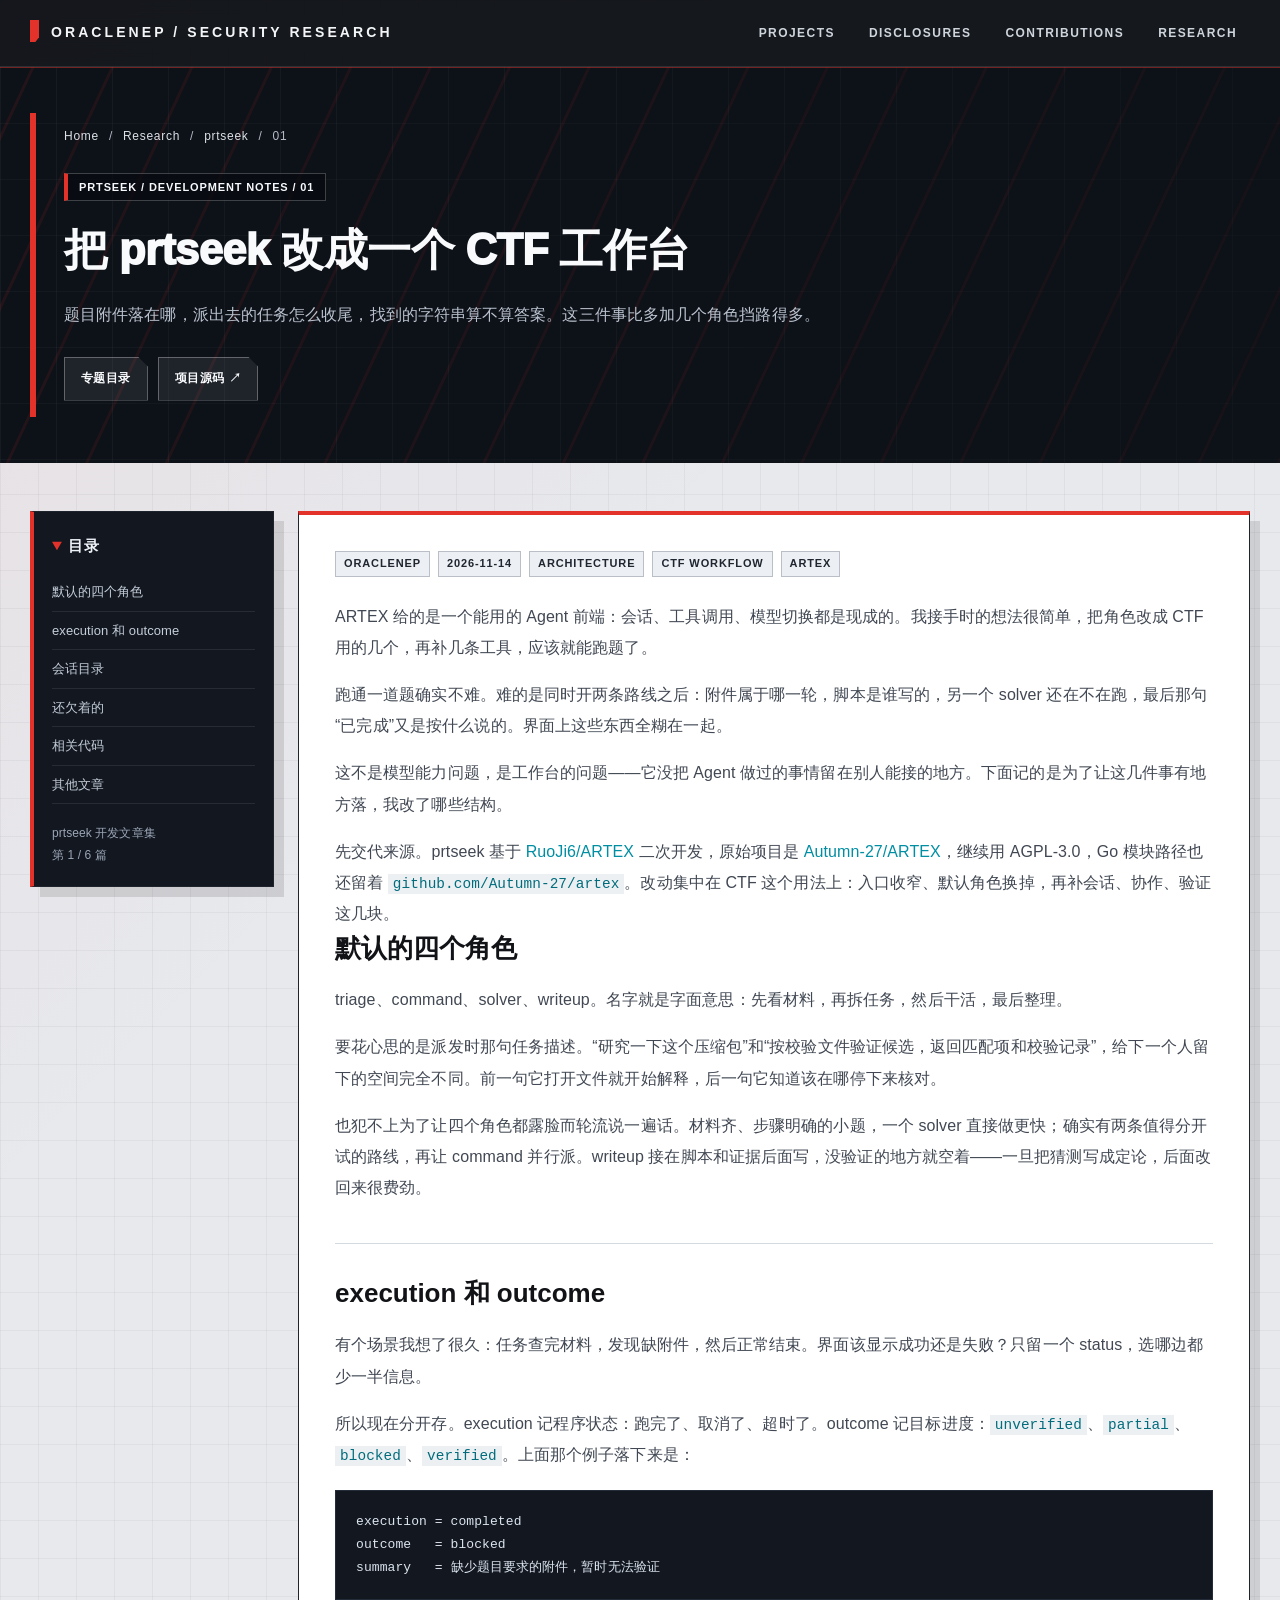
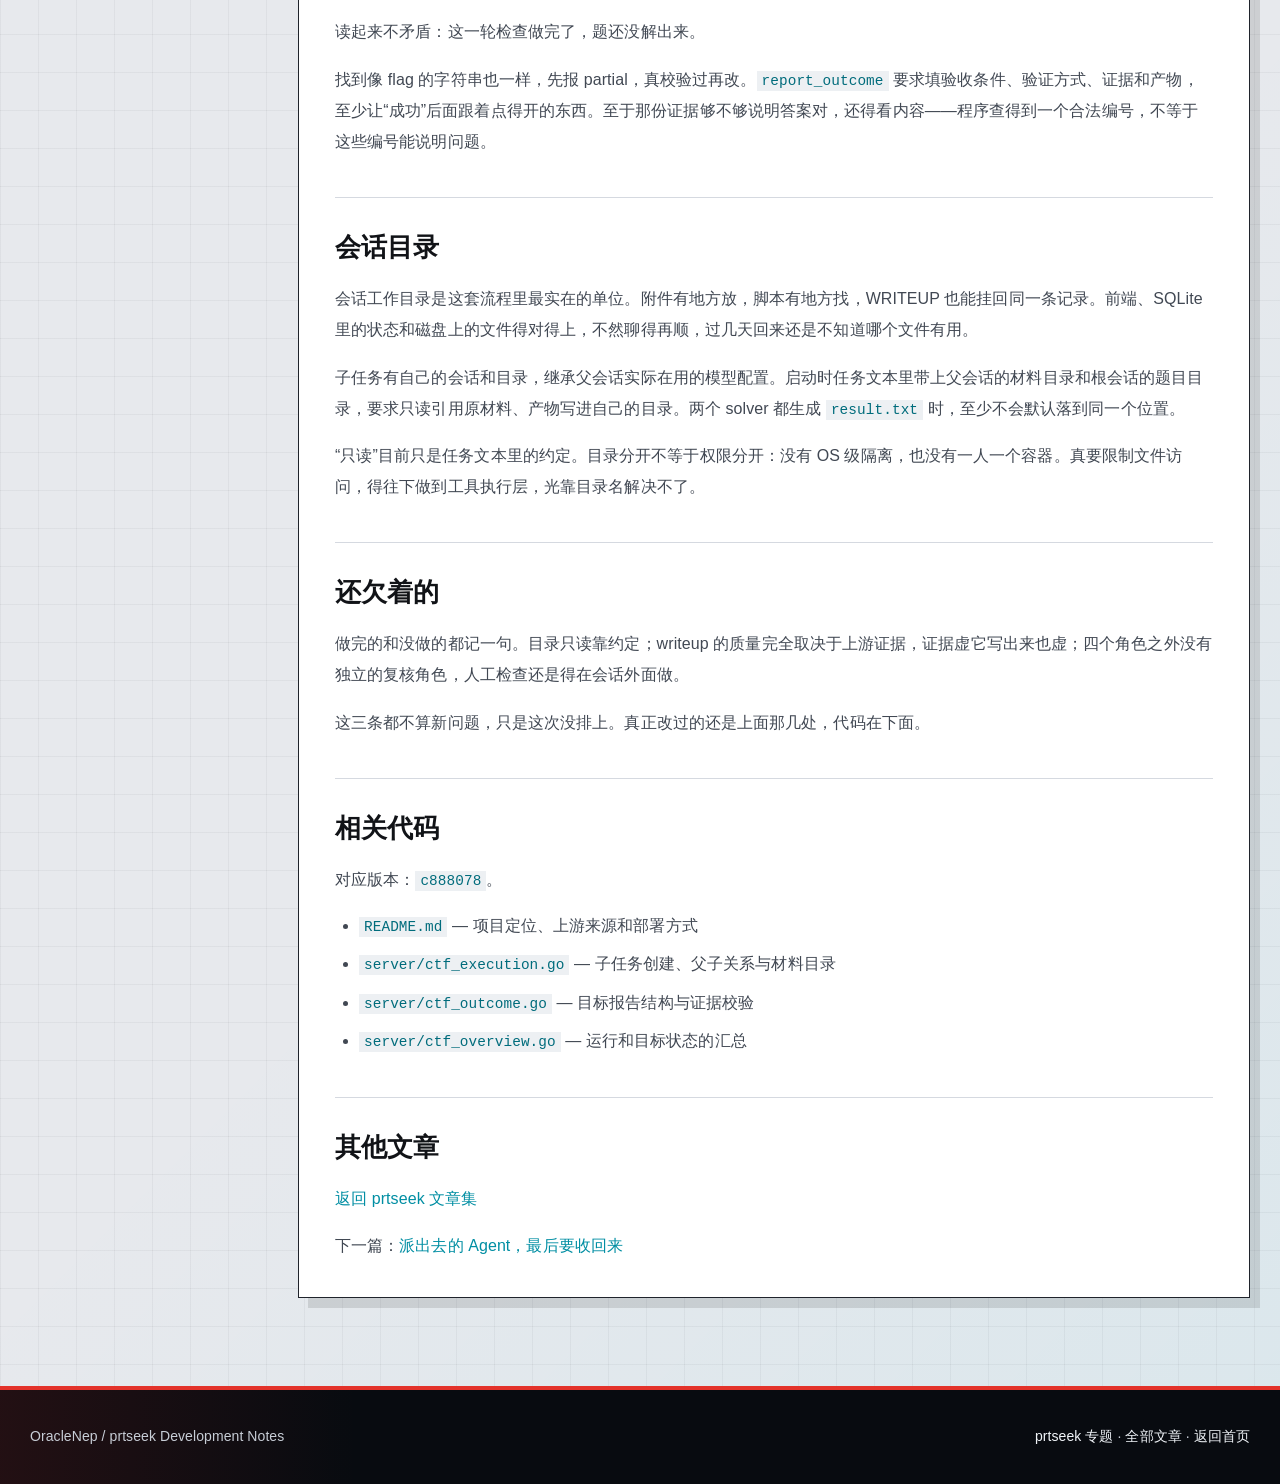
<file: research/prtseek/workflow-architecture.html>
<!doctype html>
<html lang="zh-CN">
<head>
  <meta charset="utf-8" />
  <meta name="viewport" content="width=device-width, initial-scale=1" />
  <meta name="robots" content="index, follow, max-snippet:-1, max-image-preview:large, max-video-preview:-1" />
  <meta name="author" content="OracleNep" />
  <meta name="description" content="题目附件落在哪，派出去的任务怎么收尾，找到的字符串算不算答案。这三件事比多加几个角色挡路得多。" />
  <link rel="canonical" href="https://oraclenep.github.io/research/prtseek/workflow-architecture.html" />
  <meta property="og:type" content="article" />
  <meta property="og:title" content="把 prtseek 改成一个 CTF 工作台｜prtseek 开发笔记" />
  <meta property="og:description" content="题目附件落在哪，派出去的任务怎么收尾，找到的字符串算不算答案。这三件事比多加几个角色挡路得多。" />
  <meta property="og:url" content="https://oraclenep.github.io/research/prtseek/workflow-architecture.html" />
  <meta property="og:site_name" content="OracleNep Research Notes" />
  <meta property="article:published_time" content="2026-11-14T00:00:00+08:00" />
  <meta property="article:modified_time" content="2026-11-14T00:00:00+08:00" />
  <meta name="twitter:card" content="summary" />
  <meta name="twitter:title" content="把 prtseek 改成一个 CTF 工作台｜prtseek 开发笔记" />
  <meta name="twitter:description" content="题目附件落在哪，派出去的任务怎么收尾，找到的字符串算不算答案。这三件事比多加几个角色挡路得多。" />
  <title>把 prtseek 改成一个 CTF 工作台｜prtseek 开发笔记｜OracleNep</title>
  <script type="application/ld+json">
{
  "@context": "https://schema.org",
  "@type": "TechArticle",
  "headline": "把 prtseek 改成一个 CTF 工作台",
  "description": "题目附件落在哪，派出去的任务怎么收尾，找到的字符串算不算答案。这三件事比多加几个角色挡路得多。",
  "url": "https://oraclenep.github.io/research/prtseek/workflow-architecture.html",
  "mainEntityOfPage": "https://oraclenep.github.io/research/prtseek/workflow-architecture.html",
  "datePublished": "2026-11-14",
  "dateModified": "2026-11-14",
  "inLanguage": "zh-CN",
  "author": {
    "@type": "Person",
    "name": "OracleNep",
    "url": "https://github.com/OracleNep"
  },
  "isPartOf": {
    "@type": "CollectionPage",
    "name": "prtseek 开发文章集",
    "url": "https://oraclenep.github.io/research/prtseek/"
  },
  "keywords": [
    "prtseek",
    "Architecture",
    "CTF workflow",
    "ARTEX"
  ],
  "citation": [
    "https://github.com/Team-intN18-SoybeanSeclab/prtseek/blob/c888078cf58ef609946ab31aec7a1c87b9b9981c/README.md",
    "https://github.com/Team-intN18-SoybeanSeclab/prtseek/blob/c888078cf58ef609946ab31aec7a1c87b9b9981c/server/ctf_execution.go",
    "https://github.com/Team-intN18-SoybeanSeclab/prtseek/blob/c888078cf58ef609946ab31aec7a1c87b9b9981c/server/ctf_outcome.go",
    "https://github.com/Team-intN18-SoybeanSeclab/prtseek/blob/c888078cf58ef609946ab31aec7a1c87b9b9981c/server/ctf_overview.go"
  ]
}
  </script>
  <link rel="stylesheet" href="../../assets/site.css?v=20261114-research" />
</head>
<body class="research-page research-article">
<header class="topbar">
  <nav class="nav" aria-label="主导航">
    <a class="brand" href="../../">OracleNep / Security Research</a>
    <div class="nav-links">
      <a href="../../#projects">Projects</a>
      <a href="../../#vulns">Disclosures</a>
      <a href="../../#contributions">Contributions</a>
      <a href="../">Research</a>
    </div>
  </nav>
</header>
<main>
<section class="hero"><div class="inner"><div class="hero-copy">
  <nav class="breadcrumb" aria-label="面包屑"><a href="../../">Home</a><span aria-hidden="true">/</span><a href="../">Research</a><span aria-hidden="true">/</span><a href="./">prtseek</a><span aria-hidden="true">/</span><span aria-current="page">01</span></nav>
  <span class="eyebrow">prtseek / Development Notes / 01</span>
  <h1>把 prtseek 改成一个 CTF 工作台</h1>
  <p class="subtitle">题目附件落在哪，派出去的任务怎么收尾，找到的字符串算不算答案。这三件事比多加几个角色挡路得多。</p>
  <div class="actions"><a class="button" href="./">专题目录</a><a class="button" href="https://github.com/Team-intN18-SoybeanSeclab/prtseek">项目源码 ↗</a></div>
</div></div></section><div class="inner layout">
<aside class="toc" aria-label="文章目录"><details open><summary>目录</summary><div class="toc-content"><a href="#roles">默认的四个角色</a><a href="#state">execution 和 outcome</a><a href="#materials">会话目录</a><a href="#gaps">还欠着的</a><a href="#sources">相关代码</a><a href="#series">其他文章</a></div></details><p class="small">prtseek 开发文章集<br>第 1 / 6 篇</p></aside>
<article>
<div class="meta"><span class="tag">OracleNep</span><span class="tag">2026-11-14</span><span class="tag">Architecture</span><span class="tag">CTF workflow</span><span class="tag">ARTEX</span></div>
<div id="problem">
<p>ARTEX 给的是一个能用的 Agent 前端：会话、工具调用、模型切换都是现成的。我接手时的想法很简单，把角色改成 CTF 用的几个，再补几条工具，应该就能跑题了。</p>
<p>跑通一道题确实不难。难的是同时开两条路线之后：附件属于哪一轮，脚本是谁写的，另一个 solver 还在不在跑，最后那句“已完成”又是按什么说的。界面上这些东西全糊在一起。</p>
<p>这不是模型能力问题，是工作台的问题——它没把 Agent 做过的事情留在别人能接的地方。下面记的是为了让这几件事有地方落，我改了哪些结构。</p>
<p id="upstream">先交代来源。prtseek 基于 <a href="https://github.com/RuoJi6/ARTEX">RuoJi6/ARTEX</a> 二次开发，原始项目是 <a href="https://github.com/Autumn-27/ARTEX">Autumn-27/ARTEX</a>，继续用 AGPL-3.0，Go 模块路径也还留着 <code>github.com/Autumn-27/artex</code>。改动集中在 CTF 这个用法上：入口收窄、默认角色换掉，再补会话、协作、验证这几块。</p>
</div>
<section id="roles"><h2>默认的四个角色</h2>
<p>triage、command、solver、writeup。名字就是字面意思：先看材料，再拆任务，然后干活，最后整理。</p>
<p>要花心思的是派发时那句任务描述。“研究一下这个压缩包”和“按校验文件验证候选，返回匹配项和校验记录”，给下一个人留下的空间完全不同。前一句它打开文件就开始解释，后一句它知道该在哪停下来核对。</p>
<p>也犯不上为了让四个角色都露脸而轮流说一遍话。材料齐、步骤明确的小题，一个 solver 直接做更快；确实有两条值得分开试的路线，再让 command 并行派。writeup 接在脚本和证据后面写，没验证的地方就空着——一旦把猜测写成定论，后面改回来很费劲。</p>
</section>
<section id="state"><h2>execution 和 outcome</h2>
<p>有个场景我想了很久：任务查完材料，发现缺附件，然后正常结束。界面该显示成功还是失败？只留一个 status，选哪边都少一半信息。</p>
<p>所以现在分开存。execution 记程序状态：跑完了、取消了、超时了。outcome 记目标进度：<code>unverified</code>、<code>partial</code>、<code>blocked</code>、<code>verified</code>。上面那个例子落下来是：</p>
<pre><code>execution = completed
outcome   = blocked
summary   = 缺少题目要求的附件，暂时无法验证</code></pre>
<p>读起来不矛盾：这一轮检查做完了，题还没解出来。</p>
<p>找到像 flag 的字符串也一样，先报 partial，真校验过再改。<code>report_outcome</code> 要求填验收条件、验证方式、证据和产物，至少让“成功”后面跟着点得开的东西。至于那份证据够不够说明答案对，还得看内容——程序查得到一个合法编号，不等于这些编号能说明问题。</p>
</section>
<section id="materials"><h2>会话目录</h2>
<p>会话工作目录是这套流程里最实在的单位。附件有地方放，脚本有地方找，WRITEUP 也能挂回同一条记录。前端、SQLite 里的状态和磁盘上的文件得对得上，不然聊得再顺，过几天回来还是不知道哪个文件有用。</p>
<p>子任务有自己的会话和目录，继承父会话实际在用的模型配置。启动时任务文本里带上父会话的材料目录和根会话的题目目录，要求只读引用原材料、产物写进自己的目录。两个 solver 都生成 <code>result.txt</code> 时，至少不会默认落到同一个位置。</p>
<p>“只读”目前只是任务文本里的约定。目录分开不等于权限分开：没有 OS 级隔离，也没有一人一个容器。真要限制文件访问，得往下做到工具执行层，光靠目录名解决不了。</p>
</section>
<section id="gaps"><h2>还欠着的</h2>
<p>做完的和没做的都记一句。目录只读靠约定；writeup 的质量完全取决于上游证据，证据虚它写出来也虚；四个角色之外没有独立的复核角色，人工检查还是得在会话外面做。</p>
<p>这三条都不算新问题，只是这次没排上。真正改过的还是上面那几处，代码在下面。</p>
</section><section id="sources"><h2>相关代码</h2><p>对应版本：<a href="https://github.com/Team-intN18-SoybeanSeclab/prtseek/tree/c888078cf58ef609946ab31aec7a1c87b9b9981c"><code>c888078</code></a>。</p><ul><li><a href="https://github.com/Team-intN18-SoybeanSeclab/prtseek/blob/c888078cf58ef609946ab31aec7a1c87b9b9981c/README.md"><code>README.md</code></a> — 项目定位、上游来源和部署方式</li><li><a href="https://github.com/Team-intN18-SoybeanSeclab/prtseek/blob/c888078cf58ef609946ab31aec7a1c87b9b9981c/server/ctf_execution.go"><code>server/ctf_execution.go</code></a> — 子任务创建、父子关系与材料目录</li><li><a href="https://github.com/Team-intN18-SoybeanSeclab/prtseek/blob/c888078cf58ef609946ab31aec7a1c87b9b9981c/server/ctf_outcome.go"><code>server/ctf_outcome.go</code></a> — 目标报告结构与证据校验</li><li><a href="https://github.com/Team-intN18-SoybeanSeclab/prtseek/blob/c888078cf58ef609946ab31aec7a1c87b9b9981c/server/ctf_overview.go"><code>server/ctf_overview.go</code></a> — 运行和目标状态的汇总</li></ul></section><section id="series"><h2>其他文章</h2><nav aria-label="系列文章导航"><p><a href="./">返回 prtseek 文章集</a></p><p>下一篇：<a rel="next" href="bounded-agent-collaboration.html">派出去的 Agent，最后要收回来</a></p></nav></section>
</article></div>
</main>
<footer class="footer"><div class="inner">
  <span>OracleNep / prtseek Development Notes</span>
  <span><a href="./">prtseek 专题</a> · <a href="../">全部文章</a> · <a href="../../">返回首页</a></span>
</div></footer>
<script src="../../assets/research.js?v=20261114-research" defer></script>
</body>
</html>
</file>
<file: assets/site.css>
:root {
      --ink: #17202f;
      --muted: #5c6879;
      --line: #d8dee8;
      --paper: #f7f9fc;
      --surface: #ffffff;
      --teal: #087f8c;
      --cyan: #48d6c4;
      --green: #126b4e;
      --amber: #9b6508;
      --shadow: 0 18px 46px rgba(23, 32, 47, .10);
    }

    * { box-sizing: border-box; }
    html { scroll-behavior: smooth; }
    body {
      margin: 0;
      color: var(--ink);
      background: var(--paper);
      font-family: -apple-system, BlinkMacSystemFont, "Segoe UI", "PingFang SC", "Microsoft YaHei", Arial, sans-serif;
      line-height: 1.72;
    }
    a { color: var(--teal); text-decoration: none; }
    a:hover { text-decoration: underline; }
    .topbar {
      position: sticky;
      top: 0;
      z-index: 20;
      border-bottom: 1px solid rgba(216, 222, 232, .92);
      background: rgba(247, 249, 252, .93);
      backdrop-filter: blur(12px);
    }
    .nav {
      width: min(1120px, calc(100% - 48px));
      min-height: 62px;
      margin: 0 auto;
      display: flex;
      align-items: center;
      justify-content: space-between;
      gap: 24px;
    }
    .brand { color: var(--ink); font-weight: 850; white-space: nowrap; }
    .nav-links { display: flex; align-items: center; gap: 18px; font-size: 14px; }
    .nav-links a { color: #334155; }
    .hero {
      min-height: 74vh;
      display: grid;
      align-items: center;
      color: #fff;
      background-image:
        linear-gradient(90deg, rgba(9, 16, 28, .94) 0%, rgba(9, 16, 28, .74) 43%, rgba(9, 16, 28, .20) 100%),
        url("hero-security-portfolio.png");
      background-size: cover;
      background-position: center right;
    }
    .inner {
      width: min(1120px, calc(100% - 48px));
      margin: 0 auto;
    }
    .hero-copy { max-width: 740px; padding: 74px 0 84px; }
    .eyebrow {
      display: inline-flex;
      align-items: center;
      min-height: 28px;
      padding: 2px 10px;
      border: 1px solid rgba(255, 255, 255, .30);
      border-radius: 4px;
      color: #b8f2e6;
      background: rgba(255, 255, 255, .08);
      font-size: 13px;
      font-weight: 800;
    }
    h1, h2, h3 { margin: 0; line-height: 1.22; }
    h1 { margin-top: 18px; font-size: 56px; }
    .hero-subtitle {
      max-width: 680px;
      margin: 18px 0 0;
      color: rgba(255, 255, 255, .86);
      font-size: 18px;
    }
    .actions { display: flex; flex-wrap: wrap; gap: 12px; margin-top: 28px; }
    .button {
      display: inline-flex;
      align-items: center;
      justify-content: center;
      min-height: 42px;
      padding: 9px 14px;
      border: 1px solid rgba(255, 255, 255, .32);
      border-radius: 6px;
      color: #fff;
      background: rgba(255, 255, 255, .12);
      font-weight: 800;
    }
    .button.primary { border-color: var(--cyan); color: #062d33; background: var(--cyan); }
    .button:hover { text-decoration: none; filter: brightness(1.04); }
    .section { padding: 68px 0; }
    .section.alt { background: #eef2f6; }
    .section-title {
      display: flex;
      align-items: end;
      justify-content: space-between;
      gap: 28px;
      margin-bottom: 26px;
    }
    .section-title h2 { font-size: 30px; }
    .section-title p { max-width: 650px; margin: 0; color: var(--muted); }
    .metrics {
      position: relative;
      z-index: 3;
      margin-top: -34px;
      display: grid;
      grid-template-columns: repeat(4, 1fr);
      gap: 14px;
    }
    .card, .metric, .link-card, .project {
      border: 1px solid var(--line);
      border-radius: 8px;
      background: var(--surface);
      box-shadow: var(--shadow);
    }
    .metric { padding: 20px; }
    .metric strong { display: block; color: var(--ink); font-size: 30px; line-height: 1.1; }
    .metric span { display: block; margin-top: 8px; color: var(--muted); font-size: 14px; }
    .metric small { display: block; margin-top: 4px; color: #7b8797; font-size: 12px; line-height: 1.35; }
    .rank-link {
      display: inline-block;
      width: max-content;
      text-decoration: none;
      cursor: pointer;
    }
    .rank-link:hover,
    .rank-link:focus-visible {
      text-decoration: none;
    }
    .rank-link:focus-visible {
      outline: 2px solid rgba(8, 127, 140, .45);
      outline-offset: 7px;
      border-radius: 4px;
    }
    .rank-link:hover .live-rank {
      filter: drop-shadow(0 0 12px rgba(72, 214, 196, .32));
    }
    .live-rank {
      position: relative;
      width: max-content;
      min-width: 4.4ch;
      color: var(--teal);
      background: linear-gradient(90deg, #087f8c, #126b4e 45%, #0f766e);
      background-size: 180% 100%;
      font-variant-numeric: tabular-nums;
      font-feature-settings: "tnum";
      letter-spacing: .02em;
      animation: rankGlow 3.2s ease-in-out infinite;
    }
    .live-rank::after {
      content: "";
      position: absolute;
      left: 0;
      right: 0;
      bottom: -5px;
      height: 2px;
      border-radius: 999px;
      background: linear-gradient(90deg, rgba(8, 127, 140, .10), rgba(72, 214, 196, .92), rgba(18, 107, 78, .10));
      transform-origin: left;
      animation: rankScan 1.7s ease-in-out infinite;
    }
    .live-rank.is-updating { animation-duration: 1.15s; }
    .rank-status {
      display: inline-flex;
      align-items: center;
      gap: 6px;
    }
    .rank-status::before {
      content: "";
      width: 7px;
      height: 7px;
      border-radius: 50%;
      background: var(--cyan);
      box-shadow: 0 0 0 0 rgba(72, 214, 196, .58);
      animation: rankPulse 1.9s ease-out infinite;
    }
    .project-grid { display: grid; grid-template-columns: repeat(3, 1fr); gap: 16px; }
    .link-grid { display: grid; grid-template-columns: repeat(2, 1fr); gap: 14px; }
    .card, .project { padding: 22px; }
    .link-card {
      min-height: 94px;
      padding: 18px;
      display: flex;
      align-items: start;
      justify-content: space-between;
      gap: 18px;
    }
    .link-card strong { display: block; margin-bottom: 4px; color: var(--ink); }
    .link-card span { display: block; color: var(--muted); font-size: 14px; }
    .arrow { flex: 0 0 auto; color: var(--teal); font-weight: 850; }
    .tag-row { display: flex; flex-wrap: wrap; gap: 8px; margin-top: 14px; }
    .tag {
      min-height: 28px;
      display: inline-flex;
      align-items: center;
      padding: 2px 9px;
      border: 1px solid var(--line);
      border-radius: 4px;
      color: #425064;
      background: #f7f9fc;
      font-size: 13px;
      font-weight: 700;
    }
    .label {
      display: inline-flex;
      min-height: 26px;
      align-items: center;
      padding: 2px 8px;
      border-radius: 4px;
      color: #fff;
      background: var(--teal);
      font-size: 12px;
      font-weight: 850;
    }
    .label.green { background: var(--green); }
    .label.amber { background: var(--amber); }
    .card h3, .project h3 { margin-top: 10px; font-size: 18px; }
    .card p, .project p { margin: 10px 0 0; color: var(--muted); }
    .vuln-layout { display: grid; grid-template-columns: 1.05fr .95fr; gap: 18px; }
    .id-grid { display: grid; grid-template-columns: repeat(2, 1fr); gap: 10px; margin-top: 14px; }
    .id-link {
      display: block;
      padding: 10px 12px;
      border: 1px solid var(--line);
      border-radius: 6px;
      background: #f7f9fc;
      font-family: "Cascadia Mono", Consolas, monospace;
      font-size: 13px;
      overflow-wrap: anywhere;
    }
    ul { margin: 12px 0 0; padding-left: 20px; color: var(--muted); }
    li + li { margin-top: 8px; }
    .footer { padding: 34px 0; color: #cbd5e1; background: #152033; font-size: 14px; }
    .footer .inner { display: flex; justify-content: space-between; gap: 20px; }
    .footer a { color: #78e4d4; }
    @keyframes rankGlow {
      0%, 100% { background-position: 0% 50%; filter: drop-shadow(0 0 0 rgba(72, 214, 196, 0)); }
      50% { background-position: 100% 50%; filter: drop-shadow(0 0 10px rgba(72, 214, 196, .20)); }
    }
    @keyframes rankScan {
      0%, 100% { transform: scaleX(.20); opacity: .40; }
      50% { transform: scaleX(1); opacity: .95; }
    }
    @keyframes rankPulse {
      0% { box-shadow: 0 0 0 0 rgba(72, 214, 196, .58); }
      72%, 100% { box-shadow: 0 0 0 7px rgba(72, 214, 196, 0); }
    }
    @media (prefers-reduced-motion: reduce) {
      .live-rank,
      .live-rank::after,
      .rank-status::before,
      .hero::after {
        animation: none;
      }
    }
    @media (max-width: 920px) {
      .nav { min-height: auto; padding: 14px 0; align-items: start; flex-direction: column; gap: 10px; }
      .nav-links { flex-wrap: wrap; gap: 12px; }
      h1 { font-size: 42px; }
      .metrics, .project-grid, .link-grid, .vuln-layout { grid-template-columns: 1fr; }
      .section-title { align-items: start; flex-direction: column; }
      .id-grid { grid-template-columns: 1fr; }
      .footer .inner { flex-direction: column; }
    }
    @media (max-width: 560px) {
      body {
        overflow-x: hidden;
      }
      .inner, .nav { width: min(100% - 32px, 1120px); }
      .hero { min-height: 72vh; background-position: center; }
      .hero-copy { padding: 58px 0 68px; }
      h1 { font-size: 32px; }
      .hero-subtitle { font-size: 16px; }
      .section { padding: 48px 0; }
      .link-card { flex-direction: column; gap: 8px; }
    }

    :root {
      --ink: #111317;
      --muted: #5f6570;
      --line: #1f232b;
      --paper: #e7e9ed;
      --surface: #f7f7f2;
      --surface-hard: #ffffff;
      --dark: #080b10;
      --dark-2: #121720;
      --teal: #008ea3;
      --cyan: #00c2df;
      --green: #177261;
      --amber: #c7922c;
      --red: #e3322a;
      --shadow: 10px 10px 0 rgba(17, 19, 23, .12);
    }

    body {
      color: var(--ink);
      background-color: var(--paper);
      background-image:
        linear-gradient(rgba(17, 19, 23, .045) 1px, transparent 1px),
        linear-gradient(90deg, rgba(17, 19, 23, .045) 1px, transparent 1px),
        linear-gradient(135deg, rgba(227, 50, 42, .06), transparent 28%),
        linear-gradient(315deg, rgba(0, 194, 223, .055), transparent 34%);
      background-size: 38px 38px, 38px 38px, 100% 100%, 100% 100%;
      font-family: "Inter", "Barlow", "DIN Alternate", "Segoe UI", "PingFang SC", "Microsoft YaHei", Arial, sans-serif;
      letter-spacing: .005em;
    }

    a {
      color: var(--teal);
      text-underline-offset: 4px;
    }

    .topbar {
      border-bottom: 1px solid rgba(255, 255, 255, .10);
      background: rgba(8, 11, 16, .94);
      box-shadow: 0 1px 0 rgba(227, 50, 42, .46);
    }

    .nav {
      width: min(1220px, calc(100% - 48px));
      min-height: 66px;
    }

    .brand {
      position: relative;
      color: #f3f5f7;
      font-size: 14px;
      font-weight: 900;
      letter-spacing: .22em;
      text-transform: uppercase;
    }

    .brand::before {
      content: "";
      display: inline-block;
      width: 9px;
      height: 22px;
      margin-right: 12px;
      vertical-align: -5px;
      background: var(--red);
      clip-path: polygon(0 0, 100% 0, 100% 78%, 60% 100%, 0 100%);
    }

    .nav-links {
      gap: 8px;
      font-size: 12px;
      font-weight: 850;
      letter-spacing: .12em;
      text-transform: uppercase;
      min-width: 0;
    }

    .nav-links a {
      min-height: 34px;
      display: inline-flex;
      align-items: center;
      padding: 0 12px;
      color: #cfd5dd;
      border: 1px solid transparent;
    }

    .nav-links a:hover {
      color: #fff;
      text-decoration: none;
      border-color: rgba(255, 255, 255, .20);
      background: rgba(255, 255, 255, .07);
    }

    .hero {
      position: relative;
      min-height: 78vh;
      overflow: hidden;
      align-items: stretch;
      background:
        radial-gradient(circle at 76% 38%, rgba(0, 194, 223, .22), transparent 26%),
        linear-gradient(104deg, #07090d 0%, #0d1118 45%, rgba(13, 17, 24, .82) 67%, rgba(13, 17, 24, .48) 100%);
    }

    .hero::before {
      content: "";
      position: absolute;
      inset: 0;
      pointer-events: none;
      background:
        linear-gradient(90deg, rgba(255, 255, 255, .055) 1px, transparent 1px),
        linear-gradient(rgba(255, 255, 255, .045) 1px, transparent 1px),
        repeating-linear-gradient(115deg, transparent 0 28px, rgba(227, 50, 42, .14) 29px 31px, transparent 32px 72px);
      background-size: 56px 56px, 56px 56px, auto;
      mask-image: linear-gradient(90deg, rgba(0, 0, 0, .72), rgba(0, 0, 0, .34));
    }

    .hero::after {
      display: none;
    }

    .hero-particle-canvas {
      position: absolute;
      top: 108px;
      right: max(5vw, 58px);
      width: min(36vw, 520px);
      aspect-ratio: 1;
      z-index: 1;
      border: 1px solid rgba(255, 255, 255, .20);
      background-image:
        linear-gradient(90deg, rgba(255, 255, 255, .08) 1px, transparent 1px),
        linear-gradient(rgba(255, 255, 255, .08) 1px, transparent 1px),
        radial-gradient(circle at 50% 48%, rgba(227, 50, 42, .22), transparent 58%),
        url("pixel_crab_transparent.png");
      background-size: 22px 22px, 22px 22px, 100% 100%, 76% 76%;
      background-position: center, center, center, center;
      background-repeat: repeat, repeat, no-repeat, no-repeat;
      image-rendering: pixelated;
      opacity: .92;
      clip-path: polygon(10% 0, 100% 0, 100% 90%, 90% 100%, 0 100%, 0 10%);
      box-shadow:
        -16px 16px 0 rgba(227, 50, 42, .18),
        18px -18px 0 rgba(0, 194, 223, .08);
      display: block;
      image-rendering: pixelated;
      pointer-events: none;
      touch-action: none;
    }

    .hero-particle-canvas.is-ready {
      background-image:
        linear-gradient(90deg, rgba(255, 255, 255, .08) 1px, transparent 1px),
        linear-gradient(rgba(255, 255, 255, .08) 1px, transparent 1px),
        radial-gradient(circle at 50% 48%, rgba(227, 50, 42, .22), transparent 58%);
      background-size: 22px 22px, 22px 22px, 100% 100%;
      background-position: center, center, center;
      background-repeat: repeat, repeat, no-repeat;
    }

    .inner,
    .nav {
      width: min(1220px, calc(100% - 48px));
    }

    .hero .inner {
      position: relative;
      z-index: 2;
      display: grid;
      align-items: center;
    }

    .hero-copy {
      max-width: 760px;
      padding: 96px 0 106px 28px;
      border-left: 6px solid var(--red);
    }

    .eyebrow {
      min-height: 30px;
      padding: 3px 11px;
      border: 1px solid rgba(255, 255, 255, .22);
      border-left: 4px solid var(--red);
      border-radius: 0;
      color: #f6f8fb;
      background: rgba(8, 11, 16, .72);
      font-size: 12px;
      font-weight: 900;
      letter-spacing: .14em;
      text-transform: uppercase;
    }

    h1,
    h2,
    h3 {
      font-weight: 950;
      letter-spacing: .02em;
    }

    h1 {
      max-width: 760px;
      margin-top: 24px;
      color: #f8fafc;
      font-size: clamp(56px, 8vw, 112px);
      line-height: .88;
      text-transform: uppercase;
      text-shadow: 14px 14px 0 rgba(0, 0, 0, .22);
    }

    .hero-subtitle {
      max-width: 700px;
      margin-top: 24px;
      color: rgba(239, 244, 250, .82);
      font-size: 17px;
      line-height: 1.72;
    }

    .actions {
      gap: 10px;
      margin-top: 34px;
    }

    .button {
      min-height: 44px;
      padding: 9px 16px;
      border: 1px solid rgba(255, 255, 255, .30);
      border-radius: 0;
      color: #f8fafc;
      background: rgba(255, 255, 255, .08);
      font-size: 12px;
      font-weight: 900;
      letter-spacing: .12em;
      text-transform: uppercase;
      clip-path: polygon(0 0, calc(100% - 10px) 0, 100% 10px, 100% 100%, 0 100%);
    }

    .button.primary {
      border-color: var(--red);
      color: #fff;
      background: var(--red);
    }

    .button:hover {
      filter: none;
      transform: translateY(-1px);
      box-shadow: 5px 5px 0 rgba(0, 194, 223, .28);
    }

    .section {
      position: relative;
      padding: 88px 0;
      background: transparent;
    }

    .section.alt {
      background:
        linear-gradient(90deg, rgba(17, 19, 23, .035), transparent 34%),
        rgba(247, 247, 242, .74);
    }

    .section-title {
      align-items: flex-start;
      margin-bottom: 30px;
      padding-top: 18px;
      border-top: 4px solid var(--ink);
    }

    .section-title h2 {
      max-width: 470px;
      font-size: clamp(34px, 4.6vw, 58px);
      line-height: .92;
      text-transform: uppercase;
    }

    .section-title p {
      max-width: 610px;
      padding-left: 18px;
      border-left: 3px solid var(--red);
      color: #505660;
      line-height: 1.65;
    }

    .metrics {
      margin-top: -44px;
      gap: 12px;
    }

    .metric,
    .link-card,
    .project {
      position: relative;
      overflow: hidden;
      border: 1px solid var(--line);
      border-radius: 0;
      background: var(--surface);
      box-shadow: var(--shadow);
    }

    .metric {
      min-height: 132px;
      padding: 22px 20px;
      color: #eef2f7;
      background:
        linear-gradient(135deg, rgba(227, 50, 42, .16), transparent 38%),
        linear-gradient(180deg, #151a23, #0d1016);
      border-color: rgba(255, 255, 255, .16);
      box-shadow: 8px 8px 0 rgba(227, 50, 42, .18);
    }

    .metric::before {
      content: "";
      position: absolute;
      top: 0;
      right: 0;
      width: 34px;
      height: 34px;
      background: var(--red);
      clip-path: polygon(100% 0, 0 0, 100% 100%);
    }

    .metric strong {
      color: #f8fafc;
      font-family: "Cascadia Mono", "SFMono-Regular", Consolas, monospace;
      font-size: clamp(30px, 4vw, 42px);
      font-weight: 900;
      letter-spacing: -.02em;
    }

    .metric span {
      margin-top: 10px;
      color: #aeb7c4;
      font-size: 12px;
      font-weight: 800;
      letter-spacing: .10em;
      text-transform: uppercase;
    }

    .metric small {
      color: #8e99a8;
      font-family: "Cascadia Mono", Consolas, monospace;
      font-size: 11px;
    }

    .rank-link:focus-visible {
      outline-color: rgba(227, 50, 42, .72);
    }

    .live-rank {
      color: #f8fafc;
      background: transparent;
      text-shadow:
        2px 2px 0 rgba(227, 50, 42, .62),
        -1px -1px 0 rgba(255, 255, 255, .18),
        0 0 12px rgba(227, 50, 42, .26);
    }

    .live-rank::after {
      bottom: -7px;
      height: 3px;
      border-radius: 0;
      background: linear-gradient(90deg, rgba(227, 50, 42, .08), var(--red) 42%, rgba(248, 250, 252, .82) 58%, rgba(227, 50, 42, .18));
    }

    .rank-status::before {
      background: var(--red);
      box-shadow: 0 0 0 0 rgba(227, 50, 42, .58);
    }

    .link-grid {
      gap: 12px;
    }

    .link-card {
      min-height: 112px;
      padding: 18px 18px 18px 20px;
      background:
        linear-gradient(90deg, rgba(227, 50, 42, .10), transparent 28%),
        var(--surface-hard);
      clip-path: polygon(0 0, calc(100% - 16px) 0, 100% 16px, 100% 100%, 0 100%);
      transition: transform .18s ease, box-shadow .18s ease, background-color .18s ease;
    }

    .link-card::before,
    .project::before {
      content: "";
      position: absolute;
      top: 0;
      left: 0;
      width: 5px;
      height: 100%;
      background: var(--red);
    }

    .link-card:hover {
      text-decoration: none;
      transform: translate(-2px, -2px);
      box-shadow: 14px 14px 0 rgba(17, 19, 23, .16);
      background: #fff;
    }

    .link-card strong,
    .project h3 {
      color: var(--ink);
      font-size: 15px;
      font-weight: 950;
      letter-spacing: .04em;
      text-transform: uppercase;
    }

    .link-card span {
      color: #59606b;
      line-height: 1.45;
    }

    .arrow {
      min-width: 52px;
      color: var(--red);
      font-family: "Cascadia Mono", Consolas, monospace;
      font-size: 12px;
      letter-spacing: .12em;
      text-align: right;
      text-transform: uppercase;
    }

    .project-grid {
      gap: 12px;
    }

    .project {
      padding: 24px 24px 24px 26px;
      background:
        linear-gradient(135deg, rgba(17, 19, 23, .045), transparent 28%),
        var(--surface-hard);
    }

    .project h3 {
      margin-top: 8px;
      font-size: 18px;
    }

    .project p,
    .card p {
      color: #535a65;
    }

    .label,
    .tag {
      border-radius: 0;
      font-size: 11px;
      font-weight: 900;
      letter-spacing: .08em;
      text-transform: uppercase;
    }

    .label {
      background: var(--ink);
    }

    .label.green {
      background: var(--green);
    }

    .tag {
      color: #1f2630;
      background: #eceff3;
      border-color: #b9bec7;
    }

    .vuln-layout {
      gap: 12px;
    }

    .id-grid {
      gap: 8px;
    }

    .id-link {
      border-color: #222831;
      border-radius: 0;
      color: #101216;
      background:
        linear-gradient(90deg, rgba(0, 194, 223, .14), transparent 34%),
        #f4f6f8;
      font-weight: 850;
    }

    .id-link:hover {
      text-decoration: none;
      color: #fff;
      background: #111317;
    }

    ul {
      color: #555d68;
    }

    .footer {
      border-top: 4px solid var(--red);
      color: #c7cdd6;
      background:
        linear-gradient(90deg, rgba(227, 50, 42, .12), transparent 28%),
        #080b10;
    }

    .footer a {
      color: #f0f4f8;
    }

    @media (max-width: 920px) {
      .nav {
        width: min(100% - 32px, 1220px);
      }

      .topbar {
        overflow-x: hidden;
      }

      .nav-links {
        width: 100%;
        overflow-x: auto;
        padding-bottom: 2px;
        scrollbar-width: thin;
      }

      .nav-links a {
        flex: 0 0 auto;
        padding: 0 10px;
      }

      .hero-particle-canvas {
        top: auto;
        right: -44px;
        bottom: 28px;
        width: 58vw;
        height: auto;
        opacity: .32;
      }

      .hero-copy {
        padding-left: 20px;
      }

      .section-title p {
        padding-left: 14px;
      }
    }

    @media (max-width: 560px) {
      .inner,
      .nav {
        width: min(100% - 28px, 1220px);
      }

      .hero {
        min-height: 78vh;
      }

      .hero .inner {
        grid-template-columns: minmax(0, 1fr);
        min-width: 0;
      }

      .hero-copy {
        max-width: calc(100vw - 48px);
        width: calc(100vw - 48px);
        min-width: 0;
        padding: 72px 0 78px 14px;
      }

      h1 {
        max-width: 100%;
        min-width: 0;
        overflow-wrap: anywhere;
        font-size: 30px;
      }

      .hero-subtitle {
        max-width: 100%;
        width: 100%;
        font-size: 11px;
        line-height: 1.62;
        overflow-wrap: anywhere;
        word-break: break-word;
      }

      .hero-particle-canvas {
        right: -32px;
        bottom: 20px;
        width: 78vw;
        opacity: .24;
      }

      .eyebrow {
        max-width: 100%;
        display: block;
        width: 100%;
        min-width: 0;
        overflow-wrap: anywhere;
        white-space: normal;
        line-height: 1.4;
        font-size: 9px;
      }

      .button {
        width: 100%;
      }

      .nav-links {
        gap: 4px;
        font-size: 11px;
        letter-spacing: .08em;
      }

      .nav-links a {
        padding: 0 9px;
      }

      .metric,
      .link-card,
      .project {
        box-shadow: 6px 6px 0 rgba(17, 19, 23, .12);
      }
    }

    /* Portfolio records and responsive project layout. */
    section[id], #links { scroll-margin-top: 108px; }
    .project { min-width: 0; }
    .project h3 a { color: inherit; }
    .project p, .project li, .advisory-id { overflow-wrap: anywhere; }
    .project-meta { display: flex; justify-content: space-between; gap: 12px; color: var(--muted); font-size: 12px; }
    .project-meta span:last-child { flex-shrink: 0; color: var(--ink); font-weight: 800; }
    .reference-records, .research-links { margin-top: 24px; }
    @media (min-width: 921px) {
      .selected-projects { grid-template-columns: repeat(6, minmax(0, 1fr)); }
      .selected-projects > article { grid-column: span 2; }
      .selected-projects > article:nth-child(-n+2) { grid-column: span 3; }
    }
    @media (max-width: 920px) { section[id], #links { scroll-margin-top: 172px; } }
    @media (prefers-reduced-motion: reduce) { html { scroll-behavior: auto; } }

/* Shared navigation across the portfolio and research pages. */
.nav-links { flex-wrap: nowrap; }
.nav-links a[aria-current="page"] {
  color: #fff;
  border-bottom-color: var(--red);
  background: rgba(227, 50, 42, .1);
}
a:focus-visible, summary:focus-visible, .table-scroll:focus-visible {
  outline: 3px solid var(--teal);
  outline-offset: 4px;
}

/* Research uses the same palette and components with a reading layout. */
.research-page { line-height: 1.85; }
.research-page .hero {
  display: block;
  min-height: 0;
  background: #0d1118;
}
.research-page .hero-copy {
  max-width: 1000px;
  margin: 46px 0;
  padding: 12px 0 16px 28px;
}
.breadcrumb {
  display: flex;
  align-items: center;
  flex-wrap: wrap;
  gap: 10px;
  margin-bottom: 24px;
  color: #b5bcc8;
  font-size: 12px;
  letter-spacing: .06em;
}
.breadcrumb a { color: #dce1e8; }
.research-page .eyebrow {
  min-height: 28px;
  font-size: 11px;
  line-height: 1.5;
  letter-spacing: .08em;
}
.research-page h1 {
  max-width: 980px;
  margin: 20px 0 0;
  font-size: clamp(30px, 3.4vw, 48px);
  line-height: 1.35;
  letter-spacing: -.015em;
  text-transform: none;
  text-shadow: none;
  overflow-wrap: anywhere;
  text-wrap: balance;
}
.research-page .subtitle {
  max-width: 870px;
  margin: 20px 0 0;
  color: #bbc3cf;
  font-size: 16px;
  line-height: 1.9;
}
.research-page .actions { margin-top: 26px; }
.research-page .button { letter-spacing: .04em; }
.research-page .layout {
  display: grid;
  grid-template-columns: 244px minmax(0, 1fr);
  align-items: start;
  gap: 24px;
  padding: 48px 0 88px;
}
.research-page .toc {
  position: sticky;
  top: 88px;
  max-height: calc(100dvh - 112px);
  overflow-y: auto;
  padding: 20px 18px;
  border: 1px solid var(--line);
  border-left: 4px solid var(--red);
  color: #eef2f7;
  background: var(--dark-2);
  box-shadow: var(--shadow);
}
.toc summary {
  cursor: pointer;
  font-size: 15px;
  font-weight: 800;
  letter-spacing: .08em;
}
.toc summary::marker { color: var(--red); }
.toc-content { padding-top: 14px; }
.research-page .toc a {
  display: block;
  padding: 8px 0;
  border-bottom: 1px solid rgba(255, 255, 255, .09);
  color: #c5cdd8;
  font-size: 13px;
  line-height: 1.65;
  overflow-wrap: anywhere;
}
.research-page .toc a:hover { color: #fff; }
.research-page .toc .small {
  margin: 18px 0 0;
  color: #9ba6b6;
  font-size: 12px;
  line-height: 1.85;
}
.research-page article {
  min-width: 0;
  padding: 36px;
  border: 1px solid var(--line);
  border-top: 4px solid var(--red);
  border-radius: 0;
  background: var(--surface-hard);
  box-shadow: var(--shadow);
  overflow-wrap: anywhere;
}
.research-page .article-list { display: grid; min-width: 0; gap: 28px; }
.research-page article h2 {
  margin: 0;
  color: var(--ink);
  font-size: 26px;
  font-weight: 800;
  letter-spacing: 0;
  line-height: 1.5;
}
.research-page article h3 {
  margin: 28px 0 0;
  color: var(--ink);
  font-size: 19px;
  font-weight: 750;
  line-height: 1.6;
  letter-spacing: 0;
}
.research-page article p {
  margin: 16px 0 0;
  color: #414853;
  line-height: 1.95;
}
.research-page article :is(ul, ol) {
  margin: 16px 0 0;
  padding-left: 24px;
  color: #414853;
  line-height: 1.9;
}
.research-page article li + li { margin-top: 8px; }
.research-page article section + section {
  margin-top: 40px;
  padding-top: 30px;
  border-top: 1px solid #d5d9e0;
}
.research-page .meta {
  display: flex;
  flex-wrap: wrap;
  gap: 8px;
  margin-bottom: 24px;
}
.research-page .tag {
  min-width: 0;
  max-width: 100%;
  min-height: 26px;
  padding: 3px 8px;
  line-height: 1.5;
  font-size: 11px;
  overflow-wrap: anywhere;
}
.research-page blockquote {
  margin: 24px 0;
  padding: 16px 20px;
  border-left: 4px solid var(--red);
  background: #f0f1f3;
  color: #343b46;
}
.research-page code, .research-page pre {
  font-family: "Cascadia Mono", "SFMono-Regular", Consolas, Menlo, monospace;
}
.research-page code {
  padding: 2px 5px;
  border-radius: 0;
  color: #006c7c;
  background: #edf0f3;
  font-size: .9em;
}
.research-page pre {
  max-width: 100%;
  margin: 20px 0 0;
  padding: 20px;
  overflow-x: auto;
  border: 1px solid #242c39;
  border-radius: 0;
  color: #dce4ee;
  background: var(--dark-2);
  font-size: 13px;
  line-height: 1.75;
  tab-size: 4;
}
.research-page pre code {
  padding: 0;
  color: inherit;
  background: transparent;
  font-size: inherit;
  overflow-wrap: normal;
}
.table-scroll {
  max-width: 100%;
  margin-top: 20px;
  overflow-x: auto;
}
.research-page table {
  width: 100%;
  min-width: 560px;
  border-collapse: collapse;
  font-size: 14px;
  line-height: 1.75;
}
.research-page :is(th, td) {
  padding: 12px 14px;
  border: 1px solid #c6ccd5;
  text-align: left;
  vertical-align: top;
}
.research-page th { color: #fff; background: #222833; }
.research-page tr:nth-child(even) td { background: #f4f5f7; }
.research-page .note {
  margin-top: 24px;
  padding: 16px 18px;
  border: 1px solid #c6ccd5;
  border-left: 3px solid var(--teal);
  border-radius: 0;
  color: #505967;
  background: #f4f5f7;
  font-size: 14px;
}
.research-index .section { padding: 48px 0 88px; }
.research-index .grid { display: grid; gap: 20px; }
.research-index .card { border-top: 1px solid var(--line); border-left: 5px solid var(--red); }
.research-index .card h2 { max-width: 1000px; }
.research-index .card h2 a { color: var(--ink); }
.research-index .card p { max-width: 1000px; }
.research-index .tag-row { margin-top: 20px; }
.research-index .arrow {
  display: inline-block;
  margin-top: 24px;
  color: var(--teal);
  font-size: 13px;
  letter-spacing: .02em;
}
.research-page [id] { scroll-margin-top: 110px; }
@media (max-width: 920px) {
  .research-page .layout { grid-template-columns: minmax(0, 1fr); gap: 24px; }
  .research-page .toc { position: static; max-height: none; }
  .research-page .hero-copy { margin: 36px 0; }
  .research-page [id] { scroll-margin-top: 148px; }
}
@media (max-width: 560px) {
  .nav-links {
    display: grid;
    grid-template-columns: repeat(2, minmax(0, 1fr));
    gap: 4px;
    overflow: visible;
    padding: 0;
  }
  .nav-links a { justify-content: center; min-height: 36px; padding: 0 8px; }
  .research-page .inner { width: calc(100% - 28px); }
  .research-page .hero-copy { margin: 28px 0; padding: 12px 0 16px 16px; }
  .research-page h1 { font-size: clamp(23px, 6.7vw, 28px); line-height: 1.45; }
  .research-page .subtitle { font-size: 14px; }
  .research-page .eyebrow { font-size: 10px; }
  .research-page .layout, .research-index .section { padding-top: 28px; padding-bottom: 56px; }
  .research-page article { padding: 22px 18px; box-shadow: 6px 6px 0 rgba(17, 19, 23, .12); }
  .research-page article h2 { font-size: 22px; }
  .research-page article h3 { font-size: 18px; }
  .research-page pre { padding: 14px; font-size: 12px; }
  .research-page blockquote { padding: 14px; }
  .research-page .toc { padding: 16px; }
  .research-page .footer .inner { gap: 12px; }
}
</file>
